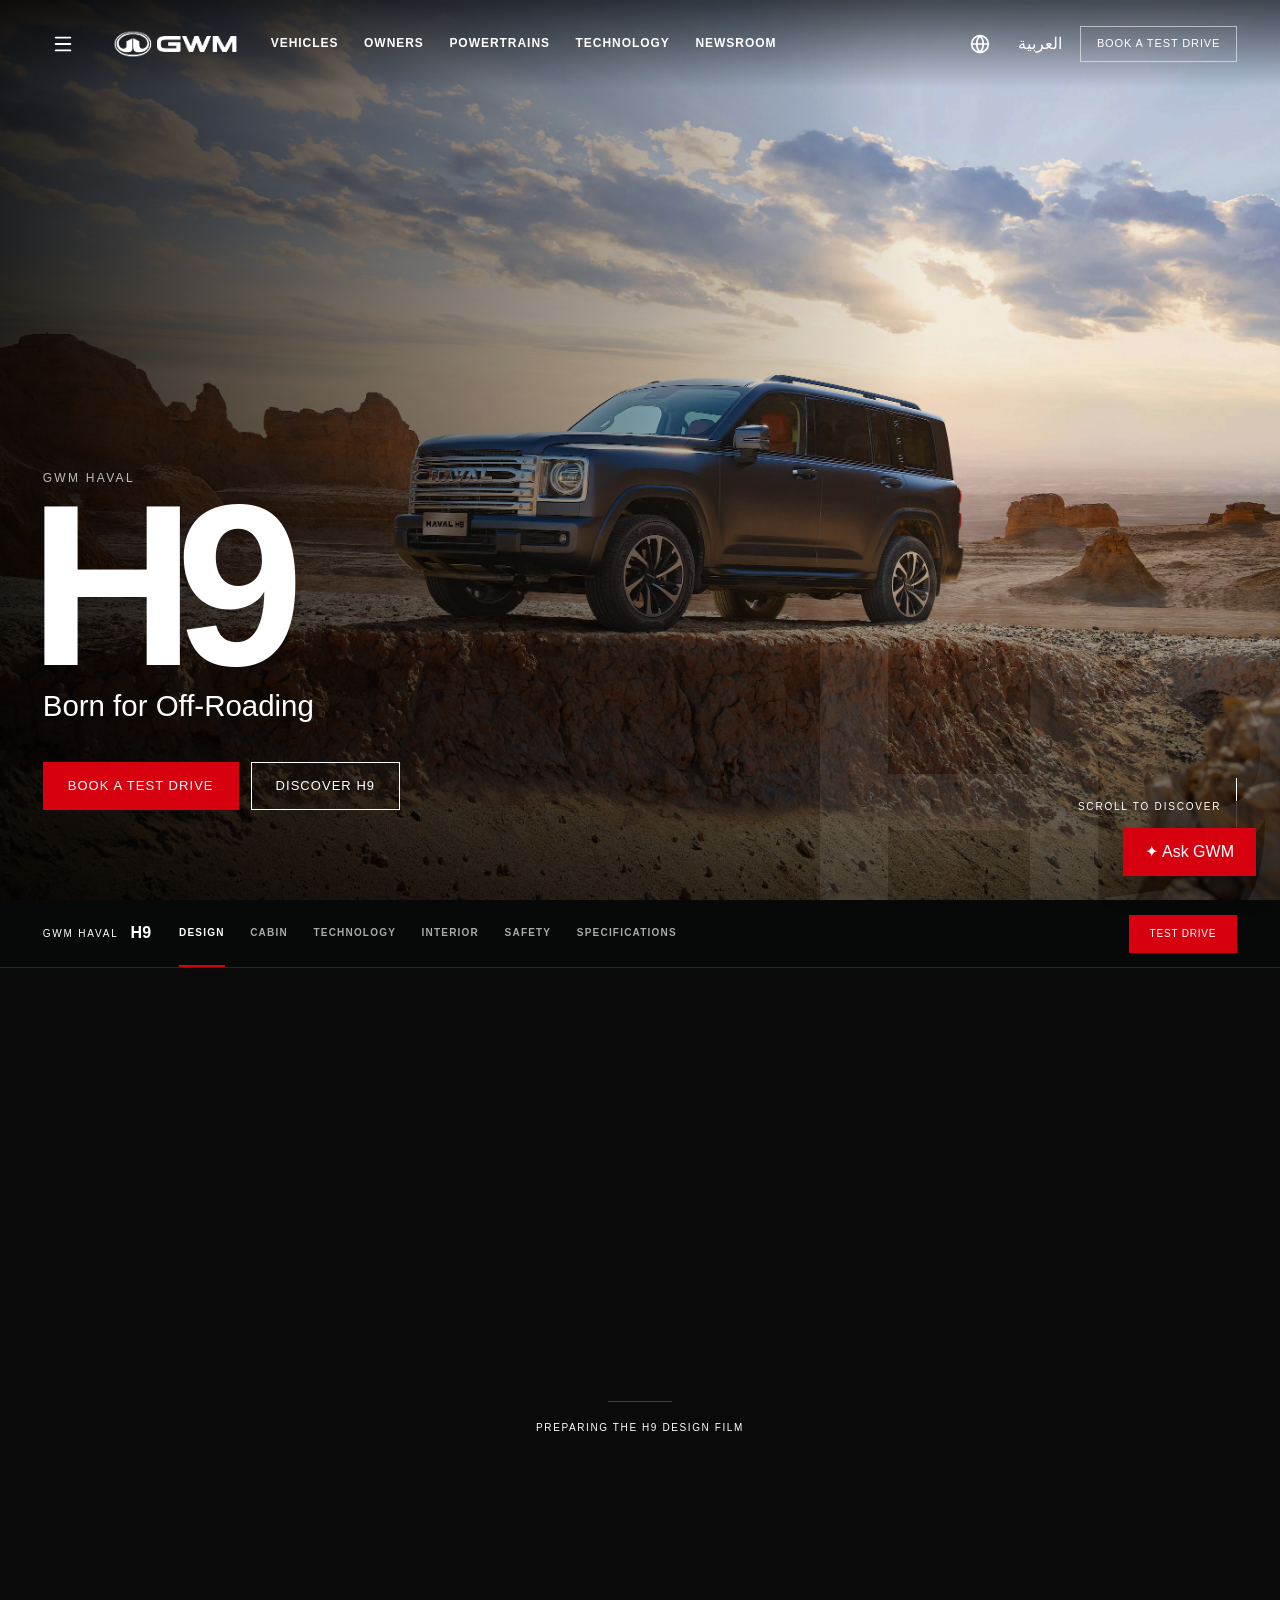
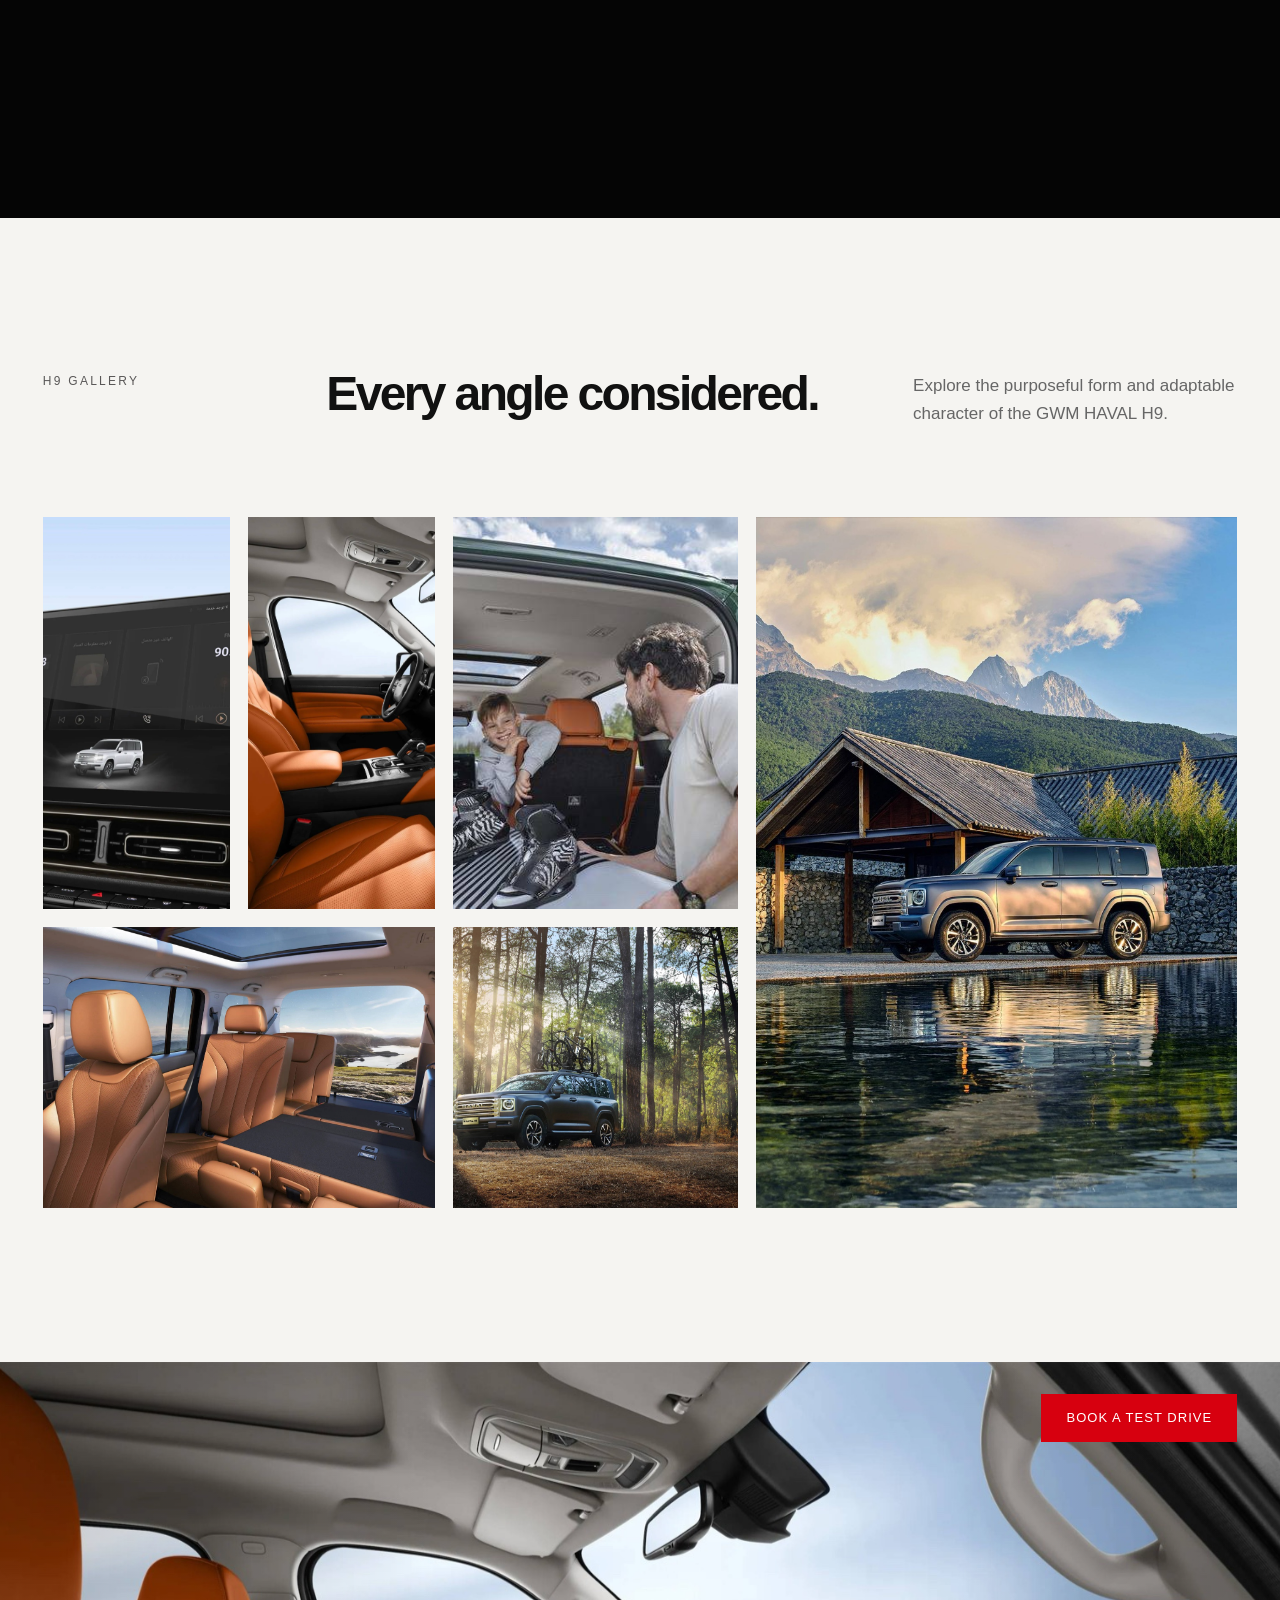
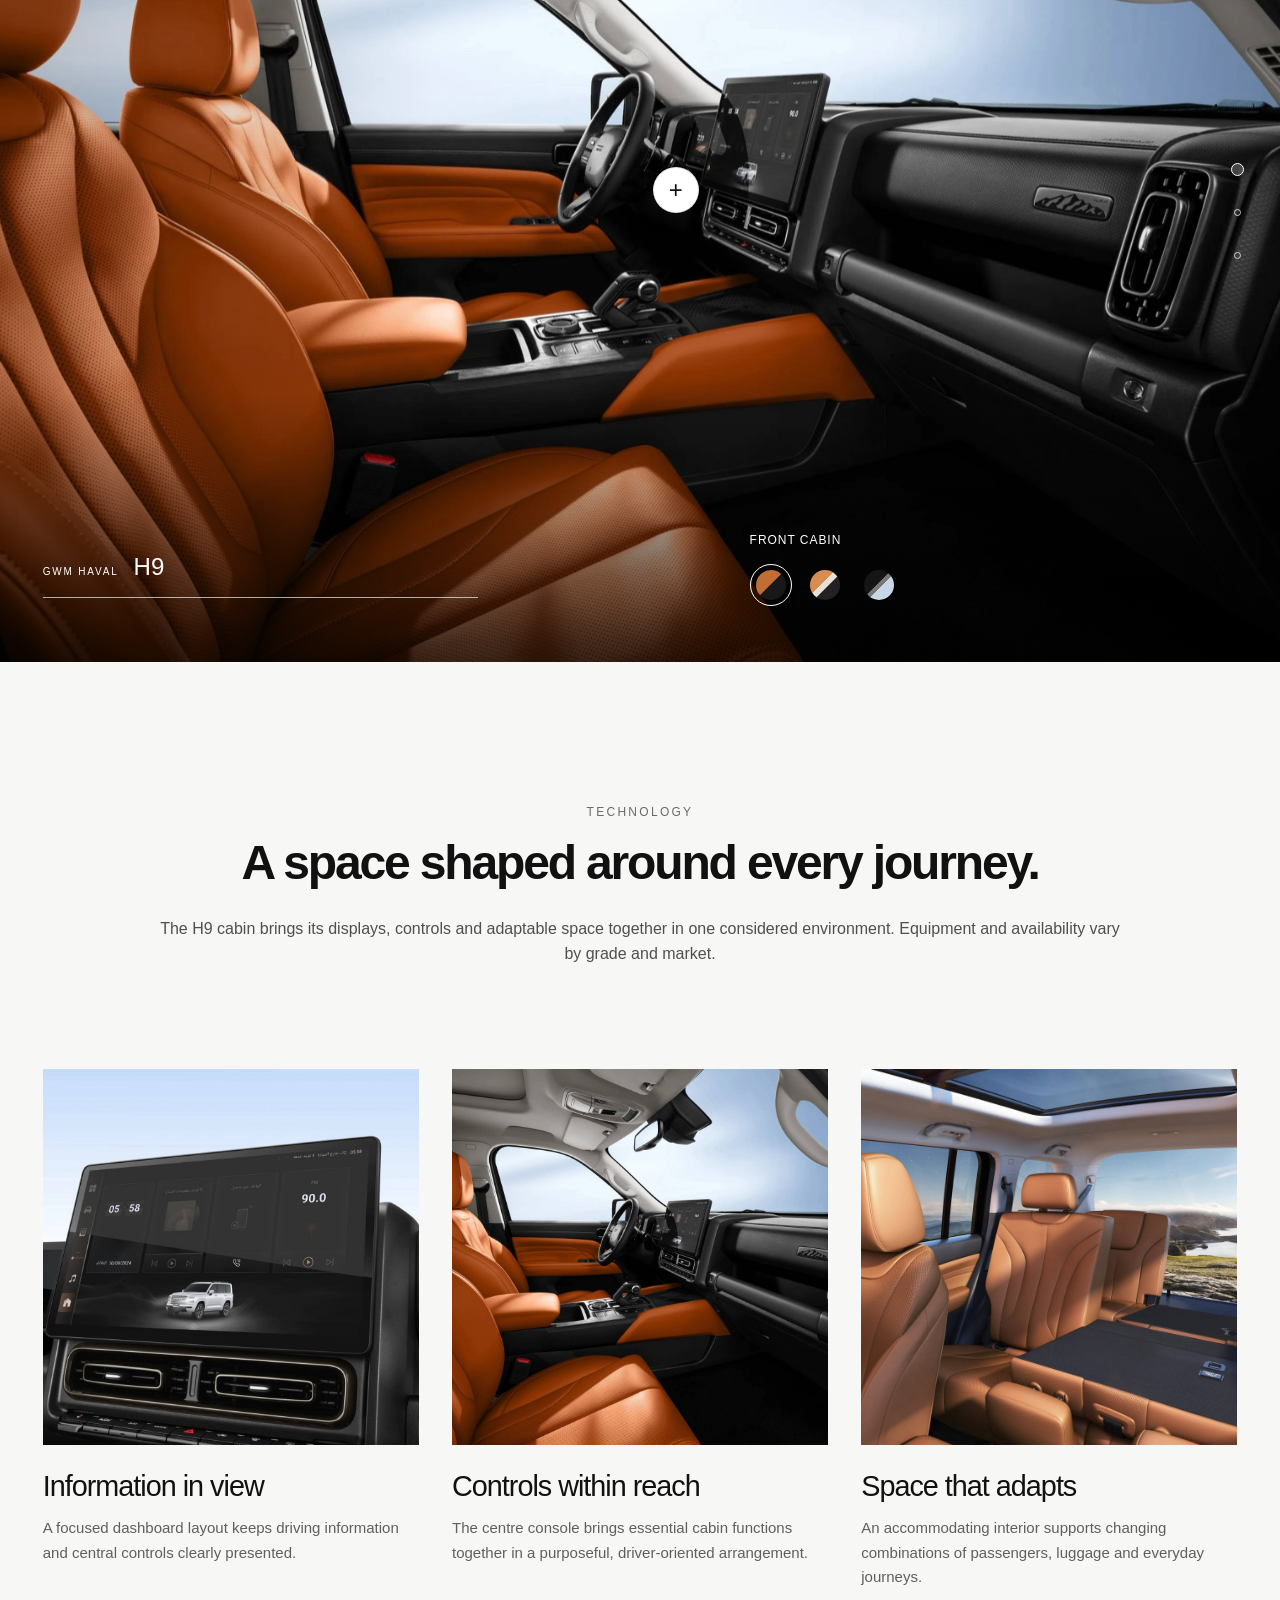
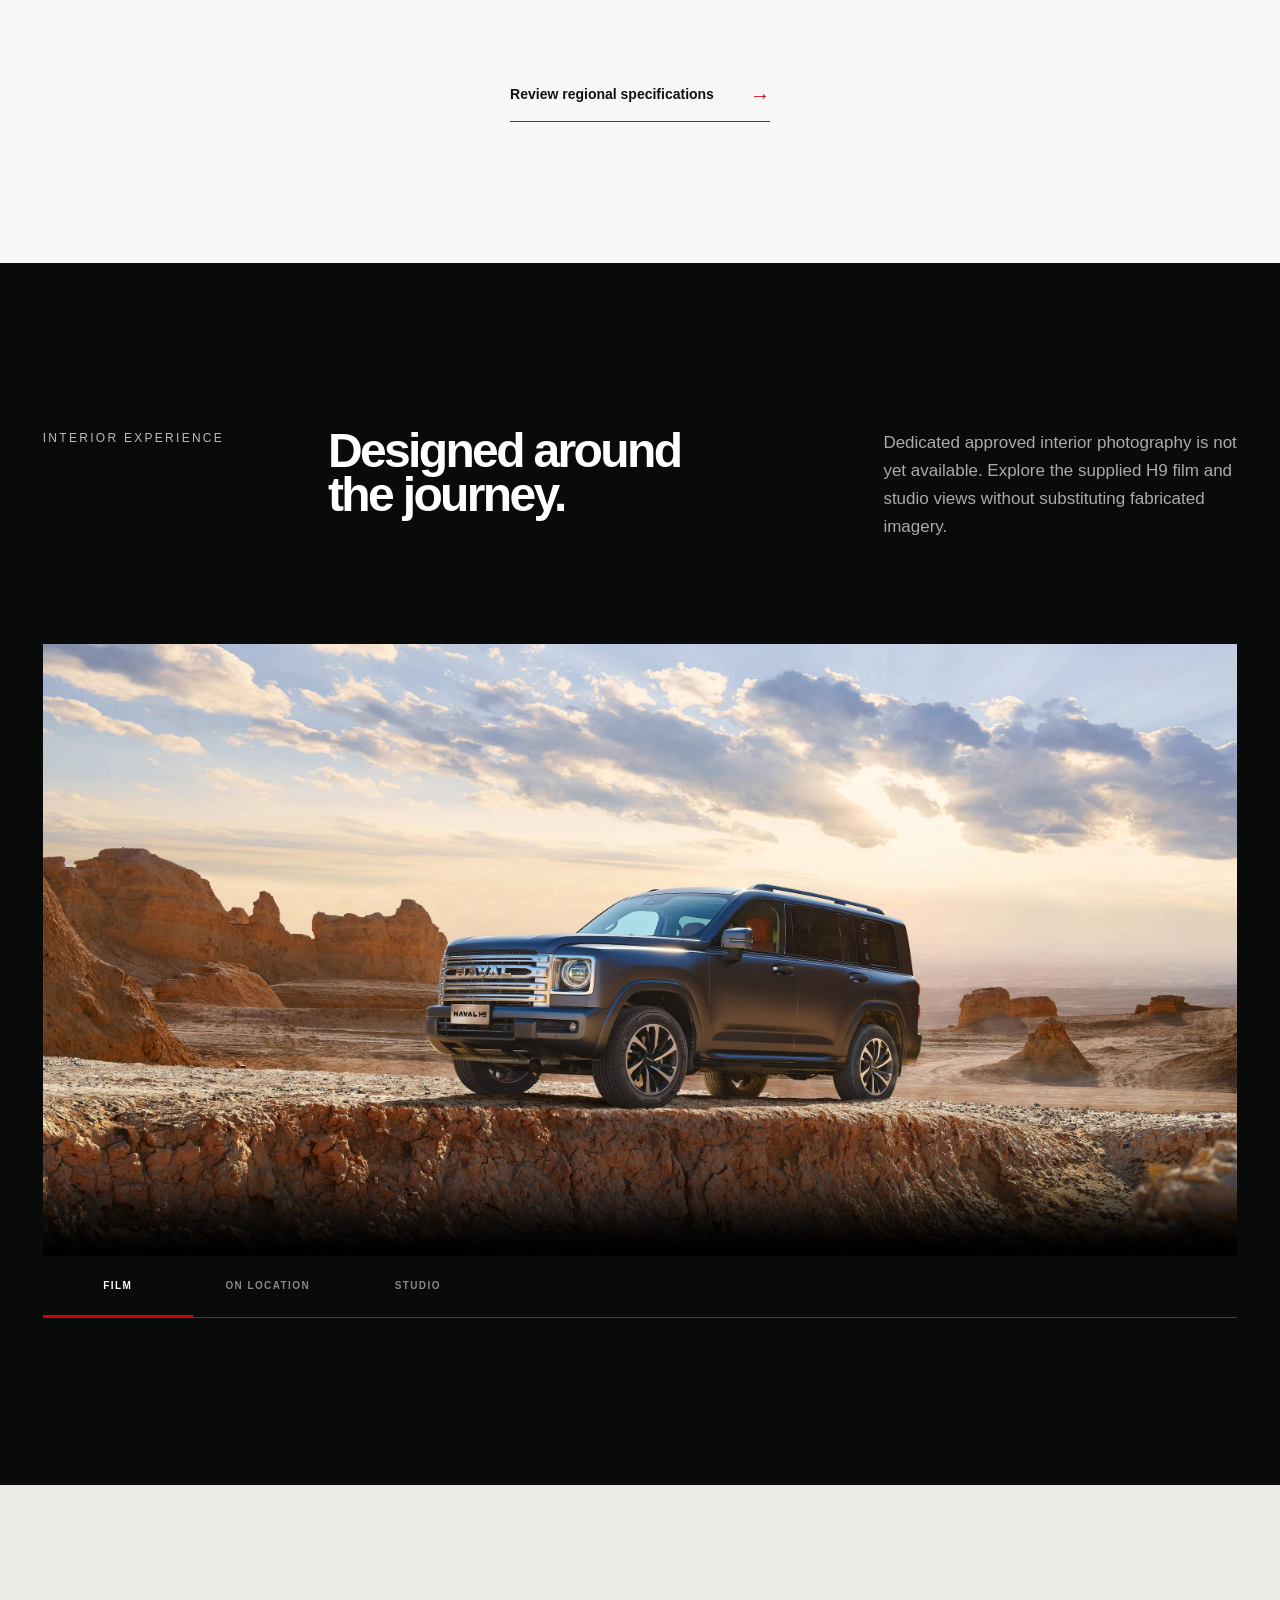
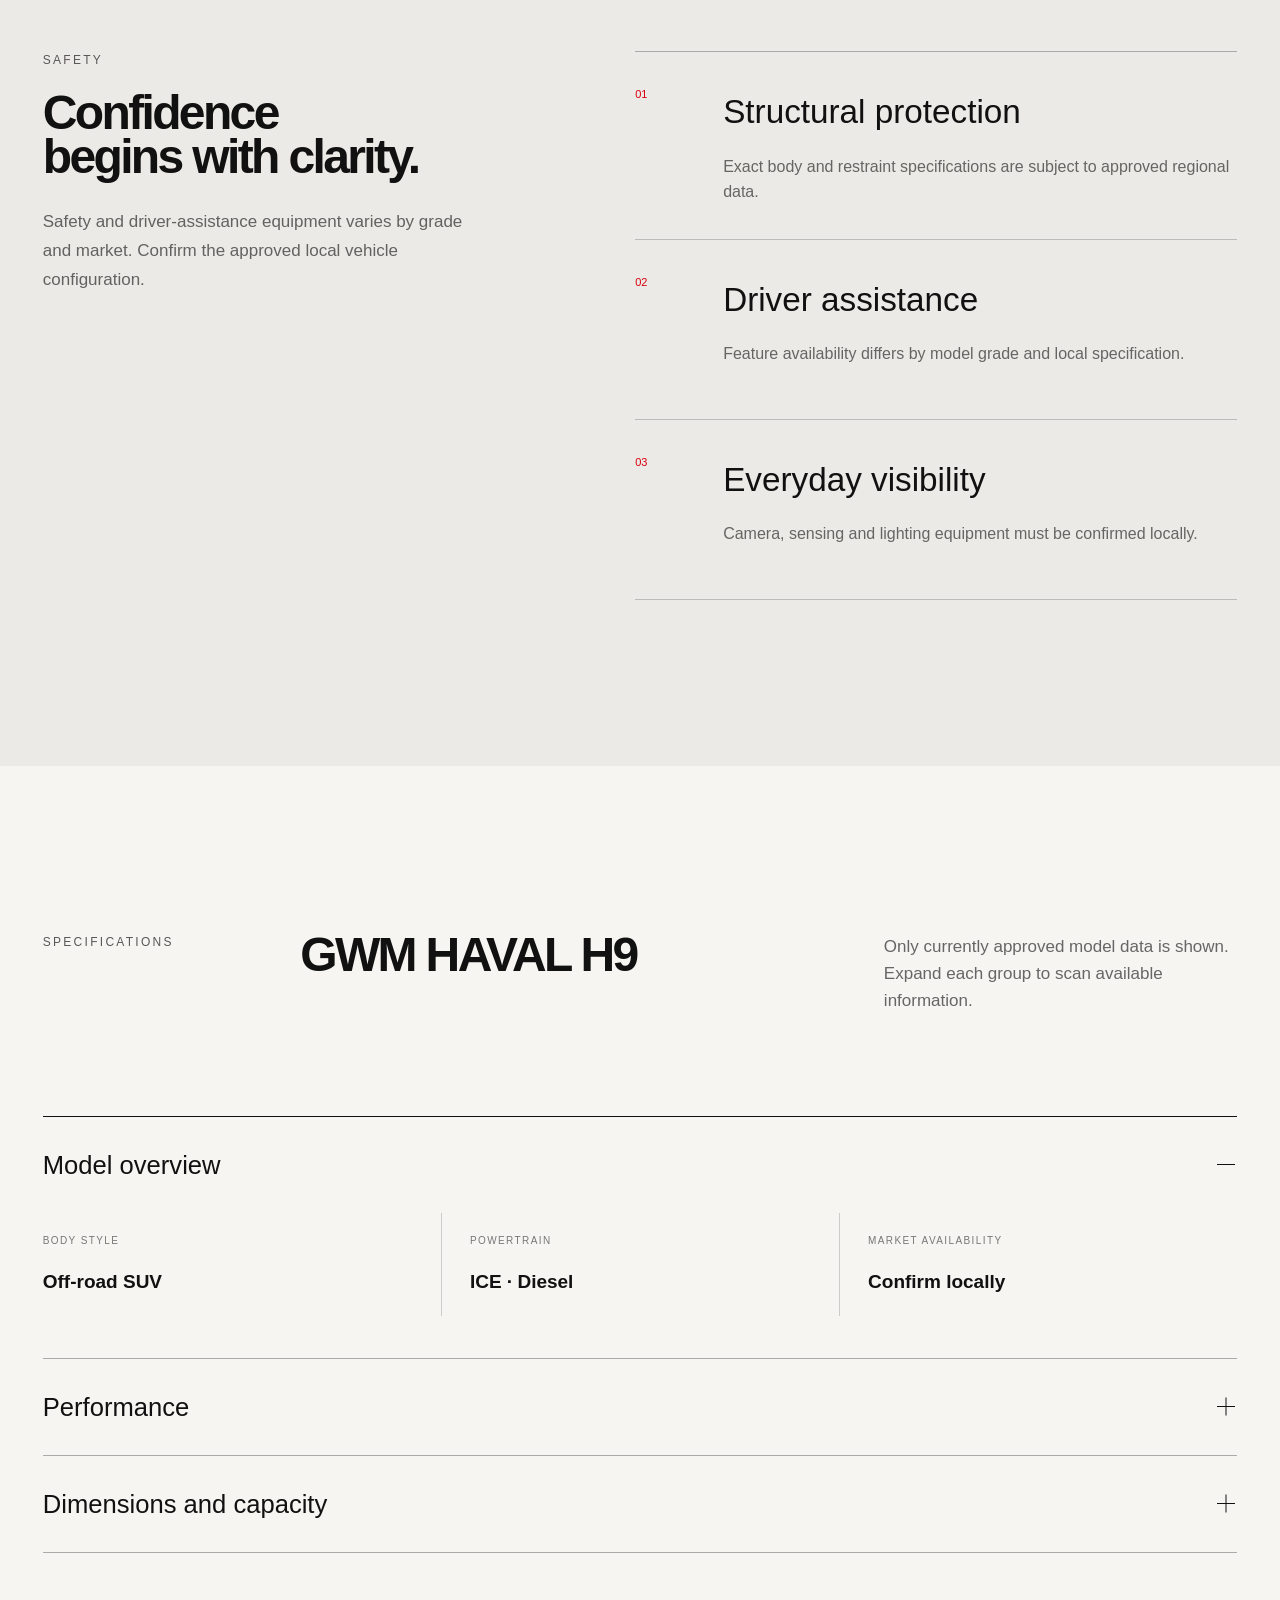
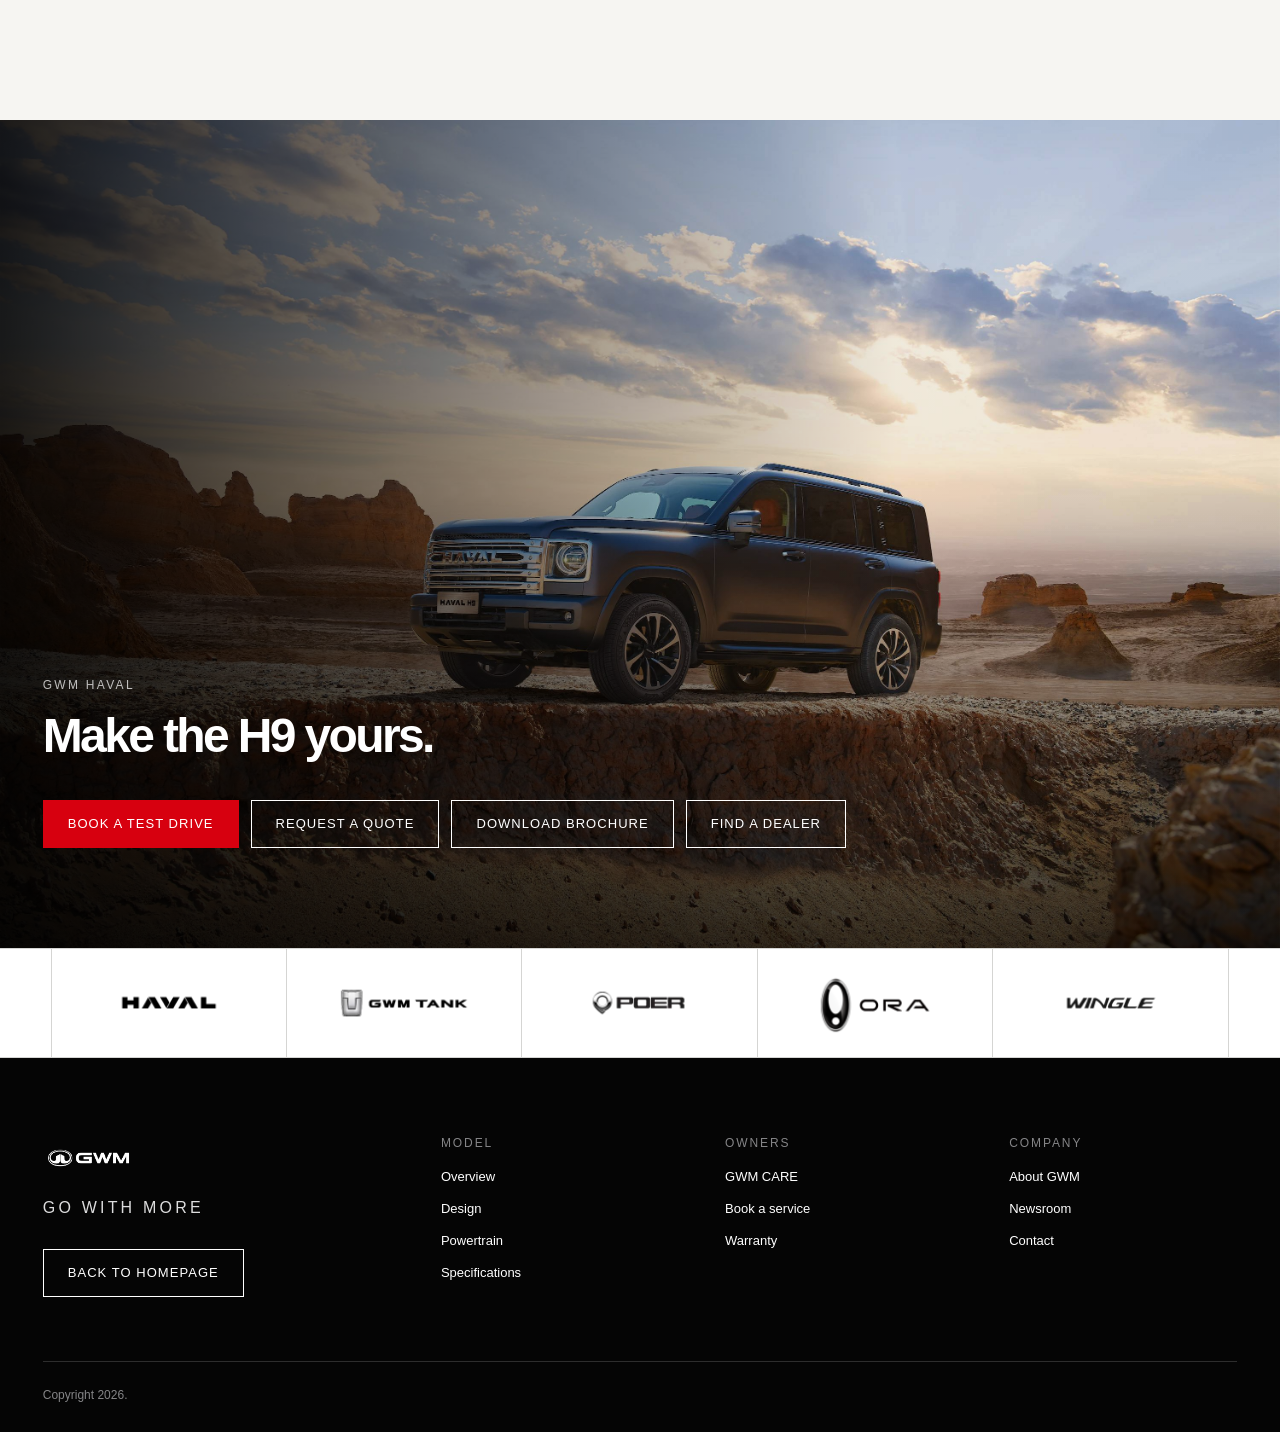
<file: product.html>
<!doctype html>
<html lang="en">
<head>
  <meta charset="utf-8">
  <meta name="viewport" content="width=device-width, initial-scale=1">
  <meta name="description" content="Explore a GWM vehicle for the Middle East.">
  <title>GWM Model | Middle East</title>
  <link rel="stylesheet" href="css/styles.css?v=56">
  <link rel="stylesheet" href="css/product.css?v=9">
  <script src="js/product.js?v=9" defer></script>
  <script src="js/saudi-inner.js?v=1" defer></script>
</head>
<body class="product-page">
  <a class="skip-link" href="#main-content">Skip to content</a>

  <header class="site-header" data-header>
    <div class="site-header__inner">
      <button class="icon-button" type="button" aria-label="Open menu" aria-expanded="false" aria-controls="site-menu" data-menu-open><img src="assets/icons/menu.svg" alt="" width="22" height="22"></button>
      <a class="site-logo" href="index.html" aria-label="GWM Middle East home"><img class="site-logo__dark" src="assets/brand/gwm-logo-standard.png" alt="GWM" width="140" height="60"><img class="site-logo__light" src="assets/brand/gwm-logo-white.png" alt="GWM" width="140" height="60"></a>
      <nav class="desktop-nav" aria-label="Primary"><a href="vehicles.html">Vehicles</a><a href="index.html#owners">Owners</a><a href="index.html#powertrains">Powertrains</a><a href="index.html#technology">Technology</a><a href="index.html#newsroom">Newsroom</a></nav>
      <div class="site-header__actions"><button class="market-button" type="button" aria-label="Choose market" aria-controls="market-selector" aria-expanded="false" data-market-open><img src="assets/icons/globe.svg" alt="" width="20" height="20"></button><button class="language-button" type="button" data-placeholder-action="Arabic content is pending approved translation.">العربية</button><button class="button button--header" type="button" data-test-drive>Book a test drive</button></div>
    </div>
  </header>

  <section class="market-selector" id="market-selector" aria-hidden="true" data-market-selector>
    <button class="market-selector__backdrop" type="button" aria-label="Close market selector" data-market-close></button>
    <div class="market-selector__panel" role="dialog" aria-modal="true" aria-labelledby="product-market-title"><header class="market-selector__header"><div><p class="eyebrow">GWM Middle East</p><h2 id="product-market-title">Choose your market</h2></div><button class="icon-button icon-button--dark" type="button" aria-label="Close market selector" data-market-close><img src="assets/icons/close.svg" alt="" width="20" height="20"></button></header><p class="market-selector__intro">Select a country to view its local GWM experience.</p><ul class="market-selector__grid"><li><a href="index.html"><span>AE</span><strong>United Arab Emirates</strong><img src="assets/icons/arrow-up-right.svg" alt=""></a></li><li><a href="saudi-arabia.html"><span>SA</span><strong>Saudi Arabia</strong><img src="assets/icons/arrow-up-right.svg" alt=""></a></li><li><button type="button" data-placeholder-action="The Kuwait market experience is coming soon."><span>KW</span><strong>Kuwait</strong><img src="assets/icons/arrow-up-right.svg" alt=""></button></li><li><button type="button" data-placeholder-action="The Qatar market experience is coming soon."><span>QA</span><strong>Qatar</strong><img src="assets/icons/arrow-up-right.svg" alt=""></button></li></ul></div>
  </section>

  <aside class="site-menu" id="site-menu" aria-hidden="true" data-menu>
    <button class="site-menu__backdrop" type="button" aria-label="Close menu" data-menu-close></button>
    <div class="site-menu__panel" role="dialog" aria-modal="true" aria-labelledby="menu-title"><div class="site-menu__top"><button class="icon-button icon-button--dark" type="button" aria-label="Close menu" data-menu-close><img src="assets/icons/close.svg" alt="" width="22" height="22"></button><img src="assets/brand/gwm-logo-standard.png" alt="GWM" width="140" height="60"></div><h2 class="visually-hidden" id="menu-title">Explore GWM Middle East</h2><div class="site-menu__grid"><section><p class="menu-heading">Vehicles</p><a href="index.html#vehicles">HAVAL</a><a href="index.html#vehicles">GWM TANK</a><a href="index.html#vehicles">Wingle</a><a href="index.html#vehicles">POER</a></section><section><p class="menu-heading">Explore</p><a href="#overview">Overview</a><a href="#design">Design</a><a href="#performance">Powertrain</a><a href="#specifications">Specifications</a></section><section><p class="menu-heading">Middle East</p><a href="index.html#regional-network">Regional network</a><a href="index.html#newsroom">Newsroom</a><a href="index.html#footer">About GWM</a></section></div></div>
  </aside>

  <main id="main-content">
    <section class="product-hero" aria-labelledby="product-title" data-product-hero>
      <video class="product-hero__film" muted autoplay loop playsinline preload="metadata" poster="assets/images/haval-h9.jpg" aria-label="GWM HAVAL H9 film"><source src="assets/images/haval-h9-hero.m4v" type="video/mp4"></video>
      <div class="product-hero__shade"></div>
      <div class="product-hero__copy"><p class="eyebrow eyebrow--inverse" data-model-family>GWM HAVAL</p><h1 id="product-title" data-model-title>H9</h1><p data-model-slogan>Born for Off-Roading</p><div class="button-group"><button class="button" type="button" data-test-drive>Book a test drive</button><a class="button button--outline" href="#design">Discover H9</a></div></div>
      <p class="product-hero__model" aria-hidden="true" data-model-title>H9</p>
      <a class="product-scroll-cue" href="#design"><span>Scroll to discover</span><i></i></a>
    </section>

    <nav class="model-nav" aria-label="Model sections" data-model-nav><div class="model-nav__identity"><span data-model-family>GWM HAVAL</span><strong data-model-short-name>H9</strong></div><div class="model-nav__links"><a class="is-active" href="#design">Design</a><a href="#performance">Cabin</a><a href="#technology">Technology</a><a href="#interior">Interior</a><a href="#safety">Safety</a><a href="#specifications">Specifications</a></div><button class="button" type="button" data-test-drive>Test drive</button></nav>

    <section class="product-section design-film" id="design" aria-labelledby="design-title" data-design-film>
      <h2 class="visually-hidden" id="design-title">GWM HAVAL H9 design story</h2>
      <div class="design-film__track" data-design-film-track>
        <div class="design-film__stage">
          <video class="design-film__video" muted playsinline preload="metadata" poster="assets/images/haval-h9-design-scroll-poster.png" aria-describedby="design-film-description" data-design-film-video>
            <source src="assets/video/haval-h9-design-scroll.mp4?v=2" type="video/mp4">
            Your browser does not support the H9 design film. The chapter content below describes the vehicle's exterior, access and versatility.
          </video>
          <p class="visually-hidden" id="design-film-description">A studio film rotating around the GWM HAVAL H9 as its doors and rear access open to reveal the cabin.</p>
          <div class="design-film__loading" role="status" aria-live="polite" data-design-film-loading><span></span><strong>Preparing the H9 design film</strong></div>
          <div class="design-film__shade" aria-hidden="true"></div>
          <div class="design-film__stories">
            <article class="design-film__beat design-film__beat--one" data-design-beat data-start="0.08" data-end="0.25"><p>01 / Presence</p><h3>An unmistakable arrival.</h3><div>Upright proportions and a commanding stance give the H9 presence from the very first glance.</div></article>
            <article class="design-film__beat design-film__beat--two" data-design-beat data-start="0.28" data-end="0.45"><p>02 / Design</p><h3>Strength in every line.</h3><div>A long, confident silhouette brings clarity and purpose to every angle.</div></article>
            <article class="design-film__beat design-film__beat--three" data-design-beat data-start="0.48" data-end="0.68"><p>03 / Access</p><h3>Open to every journey.</h3><div>Wide-opening doors and generous rear access make every arrival feel effortless.</div></article>
            <article class="design-film__beat design-film__beat--four" data-design-beat data-start="0.70" data-end="0.88"><p>04 / Versatility</p><h3>Space that adapts.</h3><div>An accommodating cabin transitions naturally between passengers, luggage, and the journeys ahead.</div></article>
            <article class="design-film__beat design-film__beat--closing" data-design-beat data-start="0.90" data-end="1"><h3>Designed around real life.</h3><a class="button" href="#performance">Explore the GWM HAVAL H9</a></article>
          </div>
          <div class="design-film__progress" aria-hidden="true"><span class="design-film__progress-line"><i data-design-film-progress></i></span><ol><li class="is-active" data-design-progress="0">01</li><li data-design-progress="1">02</li><li data-design-progress="2">03</li><li data-design-progress="3">04</li></ol></div>
          <p class="design-film__instruction" aria-hidden="true">Scroll to reveal</p>
        </div>
      </div>
      <div class="design-film__reduced" data-design-film-reduced>
        <figure><img src="assets/images/haval-h9-design-scroll-poster.png" alt="GWM HAVAL H9 in side profile with the rear access open"></figure>
        <div class="container"><p class="eyebrow">Design story</p><h3>Designed around real life.</h3><ol><li><strong>An unmistakable arrival.</strong><span>Upright proportions and a commanding stance give the H9 presence from the very first glance.</span></li><li><strong>Strength in every line.</strong><span>A long, confident silhouette brings clarity and purpose to every angle.</span></li><li><strong>Open to every journey.</strong><span>Wide-opening doors and generous rear access make every arrival feel effortless.</span></li><li><strong>Space that adapts.</strong><span>An accommodating cabin transitions naturally between passengers, luggage, and the journeys ahead.</span></li></ol><a class="button product-button--dark" href="#performance">Explore the GWM HAVAL H9</a></div>
      </div>
      <div class="design-film__fallback container" hidden data-design-film-fallback><p class="eyebrow" data-model-category>Off-road SUV</p><h3>Presence without compromise.</h3><figure><img src="assets/images/catalog-haval-h9-studio.png" alt="GWM vehicle in a studio view" data-model-image></figure></div>
    </section>

    <section class="product-section h9-gallery" id="gallery" aria-labelledby="h9-gallery-title" data-h9-gallery>
      <div class="container h9-gallery__inner">
        <header class="h9-gallery__heading">
          <p class="eyebrow">H9 gallery</p>
          <h2 id="h9-gallery-title" data-reveal>Every angle considered.</h2>
          <p data-reveal>Explore the purposeful form and adaptable character of the GWM HAVAL H9.</p>
        </header>
        <div class="h9-gallery__grid" data-reveal>
          <figure class="h9-gallery__item h9-gallery__item--one"><img src="assets/images/h9-gallery-display.jpg" alt="GWM HAVAL H9 central display and dashboard controls" loading="lazy"></figure>
          <figure class="h9-gallery__item h9-gallery__item--two"><img src="assets/images/h9-gallery-front-cabin.jpg" alt="GWM HAVAL H9 front cabin with orange seating" loading="lazy"></figure>
          <figure class="h9-gallery__item h9-gallery__item--three"><img src="assets/images/h9-gallery-cargo.jpg" alt="Family loading equipment into the GWM HAVAL H9 cargo area" loading="lazy"></figure>
          <figure class="h9-gallery__item h9-gallery__item--four"><img src="assets/images/h9-gallery-lakeside.jpg" alt="GWM HAVAL H9 beside a reflecting pool and mountain landscape" loading="lazy"></figure>
          <figure class="h9-gallery__item h9-gallery__item--five"><img src="assets/images/h9-gallery-cabin-flex.jpg" alt="Flexible GWM HAVAL H9 seating and load-space arrangement" loading="lazy"></figure>
          <figure class="h9-gallery__item h9-gallery__item--six"><img src="assets/images/h9-gallery-forest.jpg" alt="GWM HAVAL H9 prepared for a cycling trip in a forest" loading="lazy"></figure>
        </div>
      </div>
    </section>

    <section class="product-section cabin-explorer" id="performance" aria-labelledby="cabin-explorer-title" data-cabin-explorer>
      <h2 class="visually-hidden" id="cabin-explorer-title">Explore the GWM HAVAL H9 cabin</h2>
      <div class="cabin-explorer__media" aria-live="polite">
        <img class="is-active" src="assets/images/h9-gallery-front-cabin.jpg" alt="GWM HAVAL H9 front cabin with orange seating" data-cabin-image="front">
        <img src="assets/images/h9-gallery-cabin-flex.jpg" alt="Flexible seating and load-space arrangement inside the GWM HAVAL H9" data-cabin-image="space">
        <img src="assets/images/h9-gallery-display.jpg" alt="GWM HAVAL H9 central display and dashboard controls" data-cabin-image="display">
      </div>
      <div class="cabin-explorer__shade" aria-hidden="true"></div>
      <button class="button cabin-explorer__cta" type="button" data-test-drive>Book a test drive</button>
      <button class="cabin-explorer__hotspot" type="button" aria-expanded="false" aria-controls="cabin-explorer-note" data-cabin-hotspot><span aria-hidden="true">+</span><span class="visually-hidden">Show cabin detail</span></button>
      <aside class="cabin-explorer__note" id="cabin-explorer-note" hidden data-cabin-note><strong>Made for the journey.</strong><p>An expansive cabin shaped around passenger comfort and everyday versatility.</p></aside>
      <div class="cabin-explorer__identity"><span data-model-family>GWM HAVAL</span><strong data-model-short-name>H9</strong></div>
      <div class="cabin-explorer__choice">
        <p data-cabin-label>Front cabin</p>
        <div class="cabin-explorer__swatches" role="tablist" aria-label="H9 cabin views">
          <button class="is-active" type="button" role="tab" aria-selected="true" aria-label="Show front cabin" data-cabin-control="front"><span></span></button>
          <button type="button" role="tab" aria-selected="false" aria-label="Show flexible space" data-cabin-control="space"><span></span></button>
          <button type="button" role="tab" aria-selected="false" aria-label="Show central display" data-cabin-control="display"><span></span></button>
        </div>
      </div>
      <div class="cabin-explorer__steps" role="tablist" aria-label="Cabin presentation controls">
        <button class="is-active" type="button" role="tab" aria-selected="true" aria-label="Front cabin" data-cabin-control="front"><span>01</span></button>
        <button type="button" role="tab" aria-selected="false" aria-label="Flexible space" data-cabin-control="space"><span>02</span></button>
        <button type="button" role="tab" aria-selected="false" aria-label="Central display" data-cabin-control="display"><span>03</span></button>
      </div>
    </section>

    <section class="product-section technology-story" id="technology" aria-labelledby="technology-title">
      <div class="container technology-story__intro">
        <p class="eyebrow">Technology</p>
        <h2 id="technology-title" data-reveal>A space shaped around every journey.</h2>
        <p data-reveal>The H9 cabin brings its displays, controls and adaptable space together in one considered environment. Equipment and availability vary by grade and market.</p>
      </div>
      <div class="container technology-story__features">
        <article class="technology-feature" data-reveal>
          <figure><img src="assets/images/h9-gallery-display.jpg" alt="GWM HAVAL H9 dashboard and central display" loading="lazy"></figure>
          <h3>Information in view</h3>
          <p>A focused dashboard layout keeps driving information and central controls clearly presented.</p>
        </article>
        <article class="technology-feature" data-reveal>
          <figure><img src="assets/images/h9-gallery-front-cabin.jpg" alt="Front seats and centre console inside the GWM HAVAL H9" loading="lazy"></figure>
          <h3>Controls within reach</h3>
          <p>The centre console brings essential cabin functions together in a purposeful, driver-oriented arrangement.</p>
        </article>
        <article class="technology-feature" data-reveal>
          <figure><img src="assets/images/h9-gallery-cabin-flex.jpg" alt="Flexible passenger and load-space arrangement in the GWM HAVAL H9" loading="lazy"></figure>
          <h3>Space that adapts</h3>
          <p>An accommodating interior supports changing combinations of passengers, luggage and everyday journeys.</p>
        </article>
      </div>
      <div class="container technology-story__foot"><a href="#specifications">Review regional specifications <span aria-hidden="true">→</span></a></div>
    </section>

    <section class="product-section product-interior" id="interior" aria-labelledby="interior-title"><div class="container product-interior__heading"><p class="eyebrow eyebrow--inverse">Interior experience</p><h2 id="interior-title" data-reveal>Designed around the journey.</h2><p>Dedicated approved interior photography is not yet available. Explore the supplied H9 film and studio views without substituting fabricated imagery.</p></div><div class="media-explorer" data-media-explorer><div class="media-explorer__viewport"><video muted loop playsinline controls preload="metadata" poster="assets/images/haval-h9.jpg" data-media-item="film"><source src="assets/images/haval-h9-hero.m4v" type="video/mp4"></video><img src="assets/images/haval-h9.jpg" alt="GWM HAVAL H9 in its desert environment" loading="lazy" data-media-item="lifestyle" hidden><img src="assets/images/catalog-haval-h9-studio.png" alt="Black GWM HAVAL H9 studio view" loading="lazy" data-media-item="studio" hidden data-model-image></div><div class="media-explorer__controls" role="tablist" aria-label="H9 media"><button class="is-active" type="button" role="tab" aria-selected="true" data-media-control="film">Film</button><button type="button" role="tab" aria-selected="false" data-media-control="lifestyle">On location</button><button type="button" role="tab" aria-selected="false" data-media-control="studio">Studio</button></div></div></section>

    <section class="product-section product-safety" id="safety" aria-labelledby="safety-title"><div class="container product-safety__layout"><header><p class="eyebrow">Safety</p><h2 id="safety-title" data-reveal>Confidence begins with clarity.</h2><p>Safety and driver-assistance equipment varies by grade and market. Confirm the approved local vehicle configuration.</p></header><ol><li data-reveal><span>01</span><div><strong>Structural protection</strong><p>Exact body and restraint specifications are subject to approved regional data.</p></div></li><li data-reveal><span>02</span><div><strong>Driver assistance</strong><p>Feature availability differs by model grade and local specification.</p></div></li><li data-reveal><span>03</span><div><strong>Everyday visibility</strong><p>Camera, sensing and lighting equipment must be confirmed locally.</p></div></li></ol></div></section>

    <section class="product-section product-specifications" id="specifications" aria-labelledby="specifications-title"><div class="container"><header class="specifications-heading"><p class="eyebrow">Specifications</p><h2 id="specifications-title"><span data-model-full-name>GWM HAVAL H9</span></h2><p>Only currently approved model data is shown. Expand each group to scan available information.</p></header><div class="specification-groups"><details open><summary>Model overview <span></span></summary><dl><div><dt>Body style</dt><dd data-model-body>Off-road SUV</dd></div><div><dt>Powertrain</dt><dd data-model-powertrain>ICE · Diesel</dd></div><div><dt>Market availability</dt><dd>Confirm locally</dd></div></dl></details><details><summary>Performance <span></span></summary><dl><div><dt>Engine / motor</dt><dd>Details on request</dd></div><div><dt>Transmission</dt><dd>Details on request</dd></div><div><dt>Drive system</dt><dd>Details on request</dd></div></dl></details><details><summary>Dimensions and capacity <span></span></summary><dl><div><dt>Dimensions</dt><dd>Details on request</dd></div><div><dt>Seating</dt><dd>Details on request</dd></div><div><dt>Warranty</dt><dd>Confirm locally</dd></div></dl></details></div></div></section>

    <section class="product-conversion" aria-labelledby="conversion-title"><img src="assets/images/haval-h9.jpg" alt="GWM HAVAL H9 in a desert landscape at sunset" loading="lazy" data-model-lifestyle><div class="product-conversion__shade"></div><div class="container product-conversion__content"><p class="eyebrow eyebrow--inverse" data-model-family>GWM HAVAL</p><h2 id="conversion-title">Make the H9 yours.</h2><div class="conversion-actions"><button class="button" type="button" data-test-drive>Book a test drive</button><button class="button button--outline" type="button" data-placeholder-action="Quote requests will be connected to the selected market.">Request a quote</button><button class="button button--outline" type="button" data-placeholder-action="The approved H9 brochure is not yet available.">Download brochure</button><a class="button button--outline" href="index.html#regional-network">Find a dealer</a></div></div></section>
  </main>

<nav class="brand-ribbon" aria-label="Explore GWM brands"><div class="brand-ribbon__track"><a href="vehicles.html" aria-label="Explore GWM HAVAL"><img src="assets/brand/haval-logo.png" alt="HAVAL"></a><a href="vehicles.html" aria-label="Explore GWM TANK"><img src="assets/brand/gwm-tank-logo.png" alt="GWM TANK"></a><a href="vehicles.html" aria-label="Explore GWM POER"><img src="assets/brand/poer-logo.png" alt="POER"></a><a href="vehicles.html" aria-label="Explore GWM ORA"><img src="assets/brand/ora-logo.png" alt="ORA"></a><a href="vehicles.html" aria-label="Explore GWM WINGLE"><img src="assets/brand/wingle-logo.png" alt="WINGLE"></a></div></nav>

  <footer class="footer" id="footer"><div class="container footer__grid"><div class="footer__brand"><img src="assets/brand/gwm-logo-white.png" alt="GWM" width="136" height="60"><p>Go with more</p><a class="button button--outline" href="index.html">Back to homepage</a></div><nav aria-label="Model links"><h2>Model</h2><a href="#overview">Overview</a><a href="#design">Design</a><a href="#performance">Powertrain</a><a href="#specifications">Specifications</a></nav><nav aria-label="Owner links"><h2>Owners</h2><a href="index.html#owners">GWM CARE</a><a href="index.html#owners">Book a service</a><a href="index.html#owners">Warranty</a></nav><nav aria-label="Company links"><h2>Company</h2><a href="index.html#regional-network">About GWM</a><a href="index.html#newsroom">Newsroom</a><a href="index.html#footer">Contact</a></nav></div><div class="container footer__bottom"><p>Copyright 2026.</p></div></footer>

  <button class="ask-gwm" type="button" data-ask-gwm>✦ Ask GWM</button>
  <div class="toast" role="status" aria-live="polite" hidden data-toast></div>
  <dialog class="test-drive-dialog" id="test-drive-dialog" aria-labelledby="test-drive-title" data-test-drive-dialog><form method="dialog"><div class="dialog-top"><div><p class="eyebrow">Next step</p><h2 id="test-drive-title">Book a test drive</h2></div><button class="icon-button icon-button--dark" type="submit" value="cancel" aria-label="Close"><img src="assets/icons/close.svg" alt="" width="20" height="20"></button></div><p>This concept form is not connected to a booking service. Your details will not be submitted.</p><label>Full name<input type="text" autocomplete="name" placeholder="Your name"></label><label>Email<input type="email" autocomplete="email" placeholder="name@example.com"></label><label>Preferred model<input type="text" readonly data-dialog-model></label><button class="button" value="cancel" type="submit">Close prototype form</button></form></dialog>
  <section class="ask-overlay" aria-hidden="true" data-ask-overlay><button class="ask-overlay__backdrop" type="button" aria-label="Close Ask GWM" data-ask-close></button><div class="ask-overlay__panel" role="dialog" aria-modal="true" aria-labelledby="product-ask-title"><div class="ask-overlay__top"><p class="eyebrow" id="product-ask-title">Ask GWM about <span data-model-short-name>this model</span></p><button class="icon-button icon-button--dark" type="button" aria-label="Close Ask GWM" data-ask-close><img src="assets/icons/close.svg" alt="" width="20" height="20"></button></div><form class="ask-search" data-ask-form><img src="assets/icons/search.svg" alt="" width="22" height="22"><input name="question" autocomplete="off" placeholder="Ask about this model…" aria-label="Ask GWM a question"><button class="button" type="submit">Send</button></form><div class="ask-tabs"><button type="button" aria-selected="true">✦ Ask GWM</button></div><div class="ask-overlay__body" data-ask-log aria-live="polite"><div class="ask-intro"><p>Ask about this vehicle, its powertrain, ownership support or arranging a test drive.</p><span>Suggested</span><div class="ask-suggestions"><button type="button" data-ask-suggestion>What powertrain is available?</button><button type="button" data-ask-suggestion>How do I book a test drive?</button><button type="button" data-ask-suggestion>Where can I find local availability?</button></div></div></div></div></section>
</body>
</html>
</file>
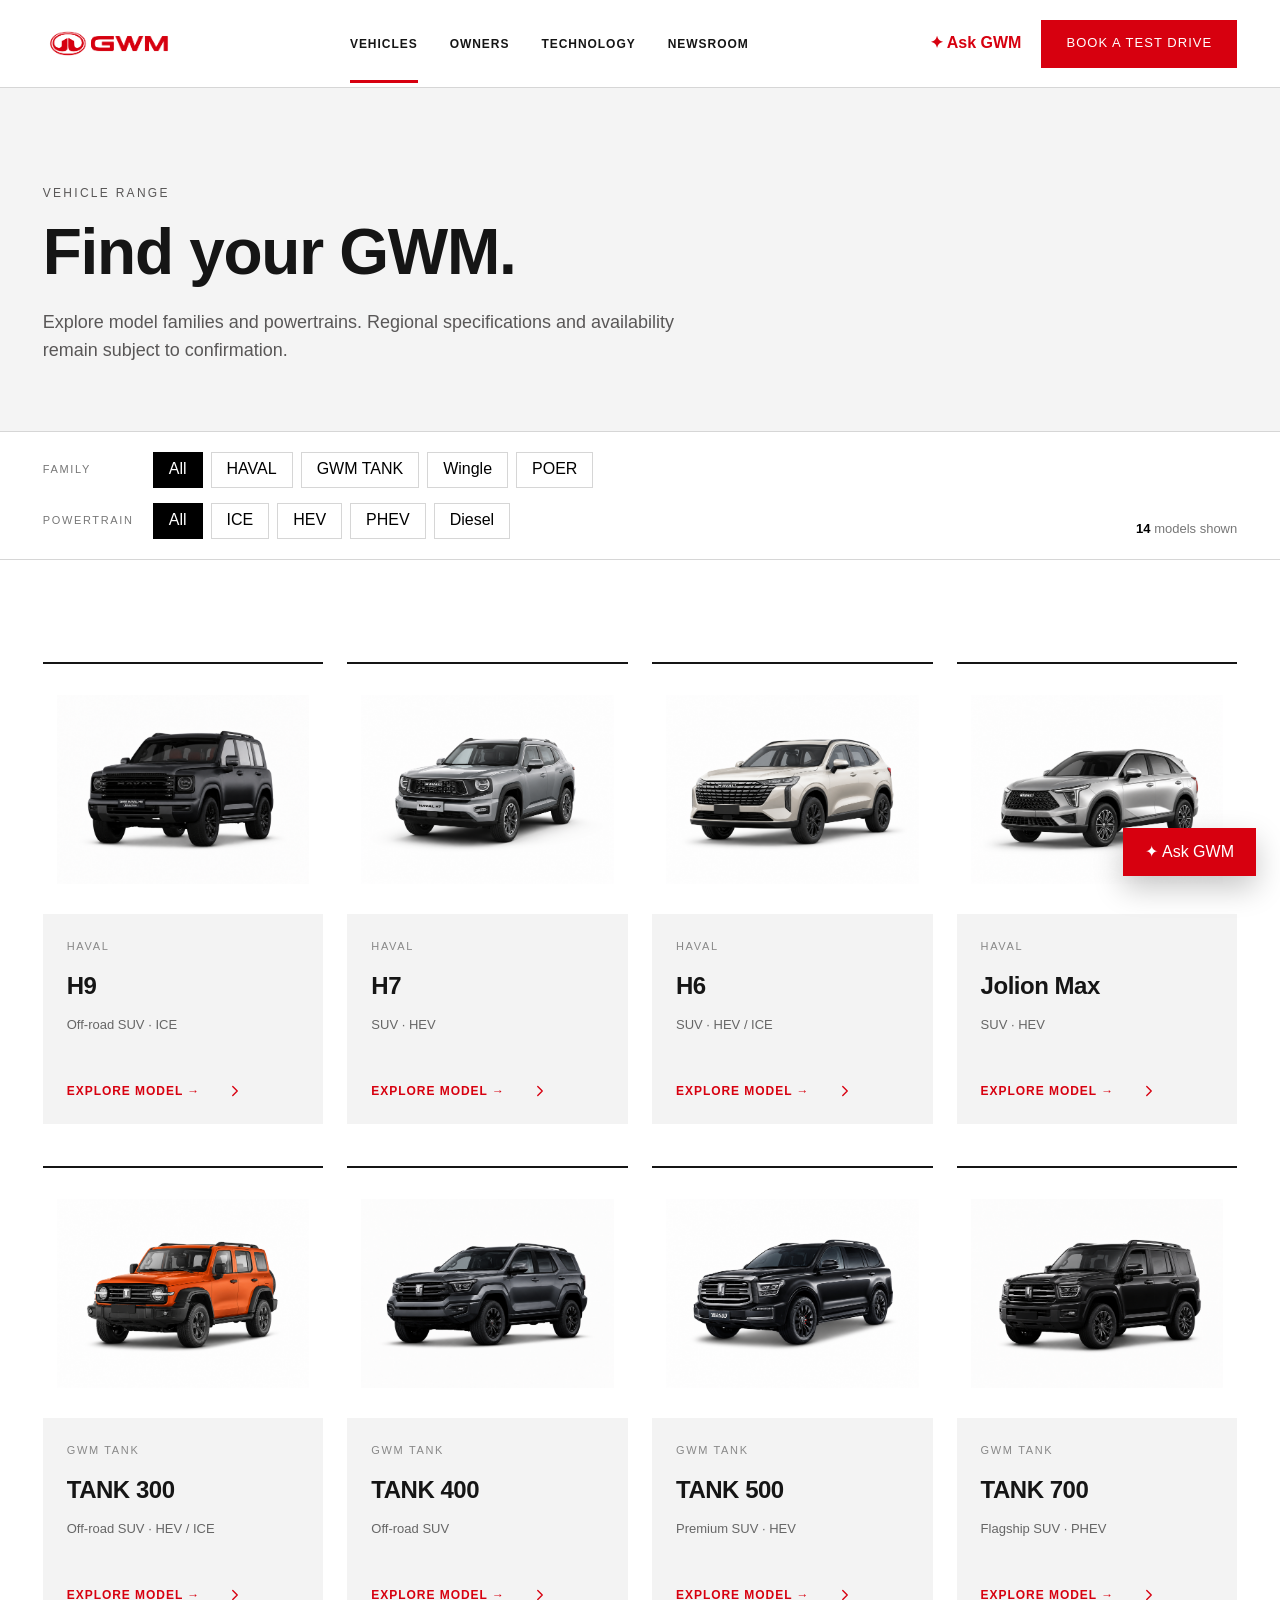
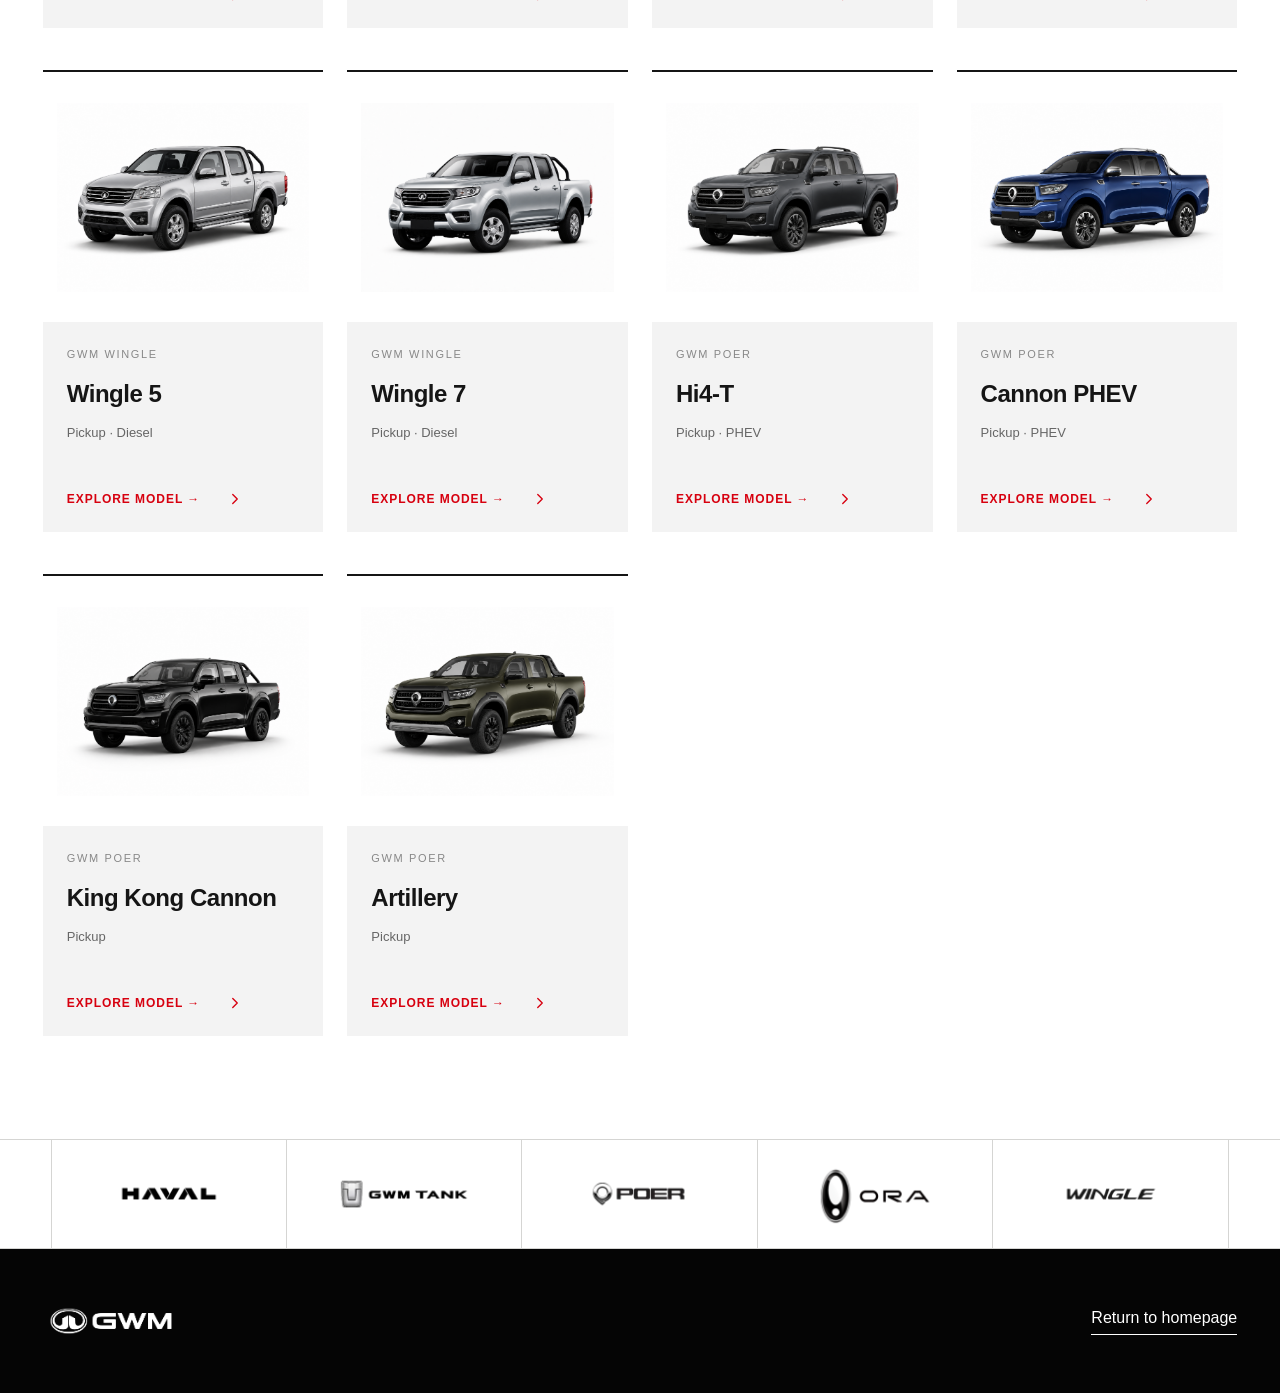
<file: vehicles.html>
<!doctype html>
<html lang="en">
<head>
  <meta charset="utf-8">
  <meta name="viewport" content="width=device-width, initial-scale=1">
  <meta name="description" content="Explore the GWM Middle East vehicle range">
  <title>Vehicle Range | GWM Middle East</title>
  <link rel="icon" href="assets/brand/gwm-logo-standard.png" type="image/png">
  <link rel="stylesheet" href="css/styles.css?v=56">
  <link rel="stylesheet" href="css/vehicles.css?v=2">
  <script src="js/vehicles.js?v=2" defer></script>
  <script src="js/saudi-inner.js?v=1" defer></script>
</head>
<body class="range-page">
  <a class="skip-link" href="#main-content">Skip to main content</a>
  <header class="range-header">
    <a href="index.html" aria-label="GWM Middle East home"><img src="assets/brand/gwm-logo-standard.png" alt="GWM" width="132" height="58"></a>
    <nav aria-label="Primary navigation"><a class="is-active" href="vehicles.html">Vehicles</a><a href="index.html#owners">Owners</a><a href="index.html#technology">Technology</a><a href="index.html#newsroom">Newsroom</a></nav>
    <div><button class="range-header__ask" type="button" data-ask-gwm>✦ Ask GWM</button><button class="button" type="button" data-test-drive>Book a test drive</button></div>
  </header>

  <main id="main-content">
    <section class="range-intro">
      <div class="container"><p class="eyebrow">Vehicle range</p><h1>Find your GWM.</h1><p>Explore model families and powertrains. Regional specifications and availability remain subject to confirmation.</p></div>
    </section>
    <section class="range-controls" aria-label="Filter vehicles">
      <div class="container">
        <div class="filter-group"><span>Family</span><div><button class="is-active" type="button" data-filter-brand="ALL">All</button><button type="button" data-filter-brand="HAVAL">HAVAL</button><button type="button" data-filter-brand="TANK">GWM TANK</button><button type="button" data-filter-brand="WINGLE">Wingle</button><button type="button" data-filter-brand="POER">POER</button></div></div>
        <div class="filter-group"><span>Powertrain</span><div><button class="is-active" type="button" data-filter-power="ALL">All</button><button type="button" data-filter-power="ICE">ICE</button><button type="button" data-filter-power="HEV">HEV</button><button type="button" data-filter-power="PHEV">PHEV</button><button type="button" data-filter-power="DIESEL">Diesel</button></div></div>
        <p class="range-count"><strong data-range-count>14</strong> models shown</p>
      </div>
    </section>
    <section class="range-results section">
      <div class="container vehicle-range-grid" data-range-grid>
        <article class="vehicle-card" data-range-card data-brand="HAVAL" data-power="ICE"><img src="assets/images/catalog-haval-h9-studio.png" alt="GWM HAVAL H9" loading="lazy"><div><p>HAVAL</p><h2>H9</h2><span>Off-road SUV · ICE</span><a href="product.html?model=h9">Explore model →</a></div></article>
        <article class="vehicle-card" data-range-card data-brand="HAVAL" data-power="HEV"><img src="assets/images/catalog-haval-h7-studio.png" alt="GWM HAVAL H7" loading="lazy"><div><p>HAVAL</p><h2>H7</h2><span>SUV · HEV</span><a href="product.html?model=h7">Explore model →</a></div></article>
        <article class="vehicle-card" data-range-card data-brand="HAVAL" data-power="HEV ICE"><img src="assets/images/catalog-haval-h6-studio.png" alt="GWM HAVAL H6" loading="lazy"><div><p>HAVAL</p><h2>H6</h2><span>SUV · HEV / ICE</span><a href="product.html?model=h6">Explore model →</a></div></article>
        <article class="vehicle-card" data-range-card data-brand="HAVAL" data-power="HEV"><img src="assets/images/catalog-haval-jolion-max-studio.png" alt="GWM HAVAL Jolion Max" loading="lazy"><div><p>HAVAL</p><h2>Jolion Max</h2><span>SUV · HEV</span><a href="product.html?model=jolion-max">Explore model →</a></div></article>
        <article class="vehicle-card" data-range-card data-brand="TANK" data-power="HEV ICE"><img src="assets/images/catalog-tank-300-studio.png" alt="GWM TANK 300" loading="lazy"><div><p>GWM TANK</p><h2>TANK 300</h2><span>Off-road SUV · HEV / ICE</span><a href="product.html?model=tank-300">Explore model →</a></div></article>
        <article class="vehicle-card" data-range-card data-brand="TANK" data-power="ICE"><img src="assets/images/catalog-tank-400-studio.png" alt="GWM TANK 400" loading="lazy"><div><p>GWM TANK</p><h2>TANK 400</h2><span>Off-road SUV</span><a href="product.html?model=tank-400">Explore model →</a></div></article>
        <article class="vehicle-card" data-range-card data-brand="TANK" data-power="HEV"><img src="assets/images/catalog-tank-500-studio.png" alt="GWM TANK 500" loading="lazy"><div><p>GWM TANK</p><h2>TANK 500</h2><span>Premium SUV · HEV</span><a href="product.html?model=tank-500">Explore model →</a></div></article>
        <article class="vehicle-card" data-range-card data-brand="TANK" data-power="PHEV"><img src="assets/images/catalog-tank-700-studio.png" alt="GWM TANK 700" loading="lazy"><div><p>GWM TANK</p><h2>TANK 700</h2><span>Flagship SUV · PHEV</span><a href="product.html?model=tank-700">Explore model →</a></div></article>
        <article class="vehicle-card" data-range-card data-brand="WINGLE" data-power="DIESEL"><img src="assets/images/catalog-wingle-5-studio.png" alt="GWM Wingle 5" loading="lazy"><div><p>GWM WINGLE</p><h2>Wingle 5</h2><span>Pickup · Diesel</span><a href="product.html?model=wingle-5">Explore model →</a></div></article>
        <article class="vehicle-card" data-range-card data-brand="WINGLE" data-power="DIESEL"><img src="assets/images/catalog-wingle-7-studio.png" alt="GWM Wingle 7" loading="lazy"><div><p>GWM WINGLE</p><h2>Wingle 7</h2><span>Pickup · Diesel</span><a href="product.html?model=wingle-7">Explore model →</a></div></article>
        <article class="vehicle-card" data-range-card data-brand="POER" data-power="PHEV"><img src="assets/images/catalog-poer-hi4-t-studio.png" alt="GWM POER Hi4-T" loading="lazy"><div><p>GWM POER</p><h2>Hi4-T</h2><span>Pickup · PHEV</span><a href="product.html?model=poer-hi4-t">Explore model →</a></div></article>
        <article class="vehicle-card" data-range-card data-brand="POER" data-power="PHEV"><img src="assets/images/catalog-cannon-phev-studio.png" alt="GWM Cannon PHEV" loading="lazy"><div><p>GWM POER</p><h2>Cannon PHEV</h2><span>Pickup · PHEV</span><a href="product.html?model=cannon-phev">Explore model →</a></div></article>
        <article class="vehicle-card" data-range-card data-brand="POER" data-power="ICE"><img src="assets/images/catalog-king-kong-cannon-studio.png" alt="GWM King Kong Cannon" loading="lazy"><div><p>GWM POER</p><h2>King Kong Cannon</h2><span>Pickup</span><a href="product.html?model=king-kong-cannon">Explore model →</a></div></article>
        <article class="vehicle-card" data-range-card data-brand="POER" data-power="ICE"><img src="assets/images/catalog-artillery-studio.png" alt="GWM Artillery" loading="lazy"><div><p>GWM POER</p><h2>Artillery</h2><span>Pickup</span><a href="product.html?model=artillery">Explore model →</a></div></article>
      </div>
    </section>
  </main>
<nav class="brand-ribbon" aria-label="Explore GWM brands"><div class="brand-ribbon__track"><a href="vehicles.html" aria-label="Explore GWM HAVAL"><img src="assets/brand/haval-logo.png" alt="HAVAL"></a><a href="vehicles.html" aria-label="Explore GWM TANK"><img src="assets/brand/gwm-tank-logo.png" alt="GWM TANK"></a><a href="vehicles.html" aria-label="Explore GWM POER"><img src="assets/brand/poer-logo.png" alt="POER"></a><a href="vehicles.html" aria-label="Explore GWM ORA"><img src="assets/brand/ora-logo.png" alt="ORA"></a><a href="vehicles.html" aria-label="Explore GWM WINGLE"><img src="assets/brand/wingle-logo.png" alt="WINGLE"></a></div></nav>
  <footer class="range-footer"><div class="container"><img src="assets/brand/gwm-logo-white.png" alt="GWM" width="136" height="60"><a href="index.html">Return to homepage</a></div></footer>

  <button class="ask-gwm" type="button" data-ask-gwm>✦ Ask GWM</button>
  <dialog class="test-drive-dialog" aria-labelledby="range-test-title" data-test-drive-dialog><form data-test-drive-form><div class="dialog-top"><div><p class="eyebrow">Next step</p><h2 id="range-test-title">Book a test drive</h2></div><button class="icon-button icon-button--dark" type="button" aria-label="Close" data-test-drive-close><img src="assets/icons/close.svg" alt=""></button></div><p>This local prototype validates your enquiry without transmitting personal data.</p><label>Preferred model<select name="model" required><option value="">Choose a model</option><option>HAVAL H9</option><option>HAVAL H7</option><option>HAVAL H6</option><option>HAVAL Jolion Max</option><option>TANK 300</option><option>TANK 500</option><option>POER Cannon PHEV</option></select></label><label>Full name<input name="name" required autocomplete="name"></label><label>Email<input name="email" required type="email" autocomplete="email"></label><label>Mobile<input name="mobile" required type="tel" autocomplete="tel" placeholder="+971"></label><label class="consent-row"><input name="consent" type="checkbox" required><span>I agree to be contacted about this request.</span></label><button class="button" type="submit">Submit request</button><div class="form-success" hidden data-test-drive-success><strong>Request received</strong><span>Local reference GWM-ME-4102. No data was transmitted.</span></div></form></dialog>
  <section class="ask-overlay" aria-hidden="true" data-ask-overlay><button class="ask-overlay__backdrop" type="button" aria-label="Close Ask GWM" data-ask-close></button><div class="ask-overlay__panel" role="dialog" aria-modal="true" aria-labelledby="range-ask-title"><div class="ask-overlay__top"><p class="eyebrow" id="range-ask-title">Ask GWM</p><button class="icon-button icon-button--dark" type="button" aria-label="Close" data-ask-close><img src="assets/icons/close.svg" alt=""></button></div><form class="ask-search" data-ask-form><img src="assets/icons/search.svg" alt=""><input name="question" autocomplete="off" placeholder="Ask about models, ownership, dealers…" aria-label="Ask GWM a question"><button class="button" type="submit">Send</button></form><div class="ask-tabs"><button type="button" aria-selected="true">✦ Ask GWM</button></div><div class="ask-overlay__body" data-ask-log aria-live="polite"><div class="ask-intro"><p>Ask about vehicles, powertrains, ownership or booking a test drive.</p><span>Suggested</span><div class="ask-suggestions"><button type="button" data-ask-suggestion>Which GWM models are hybrids?</button><button type="button" data-ask-suggestion>Is the TANK 300 suited to desert driving?</button><button type="button" data-ask-suggestion>How do I book a test drive?</button></div></div></div></div></section>
</body>
</html>
</file>
<file: css/styles.css>
@font-face{font-family:Cairo;font-style:normal;font-weight:400;font-display:swap;src:url("../assets/fonts/cairo-400.ttf") format("truetype")}
@font-face{font-family:Cairo;font-style:normal;font-weight:500;font-display:swap;src:url("../assets/fonts/cairo-500.ttf") format("truetype")}
@font-face{font-family:Cairo;font-style:normal;font-weight:600;font-display:swap;src:url("../assets/fonts/cairo-600.ttf") format("truetype")}
@font-face{font-family:Cairo;font-style:normal;font-weight:700;font-display:swap;src:url("../assets/fonts/cairo-700.ttf") format("truetype")}
:root{--red:#d7000f;--red-dark:#b7000d;--black:#050505;--ink:#151515;--grey-700:#595757;--grey-500:#858587;--grey-300:#dcdcdd;--grey-100:#f3f3f3;--white:#fff;--border:rgba(0,0,0,.16);--container:1680px;--gutter:clamp(20px,3.34vw,64px);--section-space:clamp(72px,8vw,128px);--header-height:88px;--focus:#0b66ff;--ease:cubic-bezier(.2,0,.2,1);--font:Arial,"Helvetica Neue",sans-serif}
*,*::before,*::after{box-sizing:border-box}
html{scroll-behavior:smooth;scroll-padding-top:72px}
body{margin:0;color:var(--ink);background:var(--white);font:400 16px/1.55 var(--font);overflow-x:hidden;-webkit-font-smoothing:antialiased}
body.menu-open{overflow:hidden}
img{display:block;max-width:100%}
button,input,select{font:inherit}
button,a{touch-action:manipulation}
a{color:inherit;text-decoration:none}
h1,h2,h3,p{margin:0}
h1,h2{font-weight:300;line-height:1.08;letter-spacing:-.02em;text-wrap:balance}
h1{font-size:clamp(40px,4.5vw,76px)}
h2{font-size:48px;font-weight:600}
h3{font-size:24px;line-height:1.2}
:focus-visible{outline:3px solid var(--focus);outline-offset:4px}
.visually-hidden{position:absolute;width:1px;height:1px;padding:0;margin:-1px;overflow:hidden;clip:rect(0,0,0,0);white-space:nowrap;border:0}
.skip-link{position:fixed;top:12px;left:12px;z-index:200;transform:translateY(-160%);background:var(--white);color:var(--black);padding:12px 18px}.skip-link:focus{transform:none}
.container{width:min(100% - (var(--gutter)*2),var(--container));margin-inline:auto}.container--wide-text{max-width:1120px;margin-inline:var(--gutter)}
.section{padding-block:var(--section-space)}
.section--dark{color:var(--white);background:var(--black)}
.section--soft{background:var(--grey-100)}
.eyebrow{color:var(--grey-700);font-size:12px;letter-spacing:.19em;line-height:1.5;text-transform:uppercase}.eyebrow--inverse{color:rgba(255,255,255,.72)}
.section-heading{max-width:900px}.section-heading h2{margin-top:18px}.section-heading>p:last-child{max-width:680px;margin-top:22px;color:var(--grey-700);font-size:18px;font-weight:300}.section-heading--inverse>p:last-child{color:var(--grey-300)}.section-heading--rule{max-width:none;border-top:2px solid var(--ink);padding-top:22px}
.section-copy{max-width:560px;color:var(--grey-300);font-size:18px;font-weight:300}
.button-group{display:flex;align-items:center;flex-wrap:wrap;gap:12px}
.button{display:inline-flex;min-height:48px;align-items:center;justify-content:center;border:1px solid var(--red);border-radius:0;background:var(--red);color:var(--white);padding:0 24px;font-size:13px;letter-spacing:.08em;text-transform:uppercase;cursor:pointer;transition:background .18s var(--ease),border-color .18s var(--ease),color .18s var(--ease)}.button:hover{background:var(--red-dark);border-color:var(--red-dark)}.button--outline{border-color:var(--white);background:transparent}.button--outline:hover{background:var(--white);border-color:var(--white);color:var(--black)}.text-link{border:0;background:transparent;color:var(--red);padding:10px 0;cursor:pointer}.text-link--inverse{color:var(--white)}
.icon-button{display:grid;width:40px;height:40px;place-items:center;border:1px solid transparent;background:transparent;color:var(--white);cursor:pointer}.icon-button img{filter:brightness(0) invert(1)}.icon-button--dark img{filter:none}
.site-header{position:fixed;inset:0 0 auto;z-index:80;height:var(--header-height);color:var(--white);border-bottom:1px solid transparent;transition:height .25s var(--ease),background .25s var(--ease),border-color .25s var(--ease),color .25s var(--ease)}
.site-header.is-scrolled{height:68px;background:rgba(255,255,255,.96);color:var(--ink);border-color:var(--border);backdrop-filter:blur(14px)}
.site-header__inner{display:flex;height:100%;align-items:center;gap:24px;padding-inline:var(--gutter)}.site-logo{display:block;width:140px}.site-logo img{width:auto;height:60px;object-fit:contain}.site-logo__dark{display:none}.site-header.is-scrolled .site-logo__light{display:none}.site-header.is-scrolled .site-logo__dark{display:block}.desktop-nav{display:flex;flex:1;gap:clamp(18px,2vw,36px);align-items:center}.desktop-nav a{border-bottom:2px solid transparent;padding:10px 0;font-size:12px;font-weight:600;letter-spacing:.08em;text-transform:uppercase}.desktop-nav a:hover{border-color:var(--red)}.site-header__actions{display:flex;align-items:center;gap:10px}.language-button{height:36px;border:0;background:transparent;color:inherit;padding:0 8px;cursor:pointer}.market-button{display:grid;width:40px;height:40px;place-items:center;border:0;background:transparent;color:inherit;padding:0;cursor:pointer}.market-button img,.header-search img{filter:brightness(0) invert(1)}.site-header.is-scrolled .market-button img,.site-header.is-scrolled .header-search img,.site-header.is-scrolled>.icon-button img,.site-header.is-scrolled .site-header__inner>.icon-button img{filter:none}.button--header{min-height:36px;border-color:var(--white);background:transparent;padding-inline:16px;font-size:11px}.site-header.is-scrolled .button--header{border-color:var(--red);background:var(--red)}
.site-menu{position:fixed;inset:0;z-index:120;visibility:hidden;opacity:0;transition:opacity .25s var(--ease),visibility .25s}.site-menu.is-open{visibility:visible;opacity:1}.site-menu__backdrop{position:absolute;inset:0;background:rgba(0,0,0,.48)}.site-menu__panel{position:relative;background:var(--white);color:var(--ink);border-bottom:4px solid var(--red);padding:0 var(--gutter) 64px;transform:translateY(-24px);transition:transform .35s var(--ease)}.site-menu.is-open .site-menu__panel{transform:none}.site-menu__top{display:flex;height:var(--header-height);align-items:center;justify-content:flex-start;gap:24px;border-bottom:1px solid var(--border)}.site-menu__top>img{width:auto;height:60px;object-fit:contain}.site-menu__grid{display:grid;grid-template-columns:repeat(3,1fr);gap:64px;margin-top:38px}.site-menu__grid section{display:grid;align-content:start;gap:13px}.site-menu__grid a{font-size:20px;font-weight:300}.site-menu__grid a:hover{color:var(--red)}.menu-heading{margin-bottom:8px;color:var(--grey-500);font-size:11px;letter-spacing:.18em;text-transform:uppercase}
.hero{position:relative;height:max(780px,100svh);min-height:640px;background:var(--black);color:var(--white)}.hero__slides{position:relative;height:100%;overflow:hidden}.hero-slide{position:absolute;inset:0;height:100%;overflow:hidden;visibility:hidden;opacity:0;pointer-events:none;transition:opacity .9s var(--ease),visibility 0s linear .9s}.hero-slide.is-active{z-index:1;visibility:visible;opacity:1;pointer-events:auto;transition:opacity .9s var(--ease),visibility 0s}.hero-slide>img,.hero-slide>video{width:100%;height:100%;object-fit:cover;transform:scale(1.025);transition:transform 6.5s linear}.hero-slide.is-active>img,.hero-slide.is-active>video{transform:scale(1)}.hero-slide__scrim{position:absolute;inset:0;background:linear-gradient(90deg,rgba(0,0,0,.66) 0%,rgba(0,0,0,.18) 55%,rgba(0,0,0,.12)),linear-gradient(0deg,rgba(0,0,0,.75),transparent 45%)}.hero-slide__content{position:absolute;z-index:2;top:clamp(150px,20vh,220px);left:var(--gutter);display:grid;max-width:660px;gap:24px;opacity:0;transform:translateY(16px);transition:opacity .55s var(--ease) .28s,transform .55s var(--ease) .28s}.market-saudi .hero-slide__content[dir="rtl"]{right:var(--gutter);left:auto;text-align:right}.market-saudi .hero-slide__content[dir="rtl"] .button-group{justify-content:flex-start}.hero-slide.is-active .hero-slide__content{opacity:1;transform:none}.hero-slide__copy{max-width:590px;color:rgba(255,255,255,.88);font-size:clamp(18px,1.7vw,27px);font-weight:300;line-height:1.45}.hero-slide__identity{position:absolute;z-index:2;bottom:var(--gutter);left:var(--gutter);display:grid;gap:10px;text-transform:uppercase;opacity:0;transform:translateY(10px);transition:opacity .5s var(--ease) .38s,transform .5s var(--ease) .38s}.hero-slide.is-active .hero-slide__identity{opacity:1;transform:none}.hero-slide__identity span{font-size:12px;letter-spacing:.28em}.hero-slide__identity strong{font-size:clamp(22px,2vw,36px);font-weight:300;letter-spacing:.18em}.hero__controls{position:absolute;z-index:3;right:var(--gutter);top:50%;display:grid;gap:10px;transform:translateY(-50%)}.hero__controls button{width:3px;height:24px;border:0;background:rgba(255,255,255,.5);padding:0;cursor:pointer;transition:height .35s var(--ease),background .35s var(--ease)}.hero__controls button.is-active{height:50px;background:var(--red)}
.vehicle-showcase{position:relative;height:clamp(620px,82vh,950px);overflow:hidden;color:var(--white)}.vehicle-showcase>img{width:100%;height:100%;object-fit:cover}.vehicle-showcase__scrim{position:absolute;inset:0;background:linear-gradient(0deg,rgba(0,0,0,.76),transparent 55%)}.vehicle-showcase__content{position:absolute;left:var(--gutter);bottom:var(--gutter);z-index:2;display:grid;gap:18px}.vehicle-showcase h2{font-size:clamp(38px,4vw,64px);letter-spacing:.06em;text-transform:uppercase}.vehicle-showcase--jolion>img{object-position:center 62%}
.tank-feature__grid{display:grid;grid-template-columns:.8fr 1.2fr;gap:clamp(44px,7vw,120px);align-items:center}.tank-feature__content{display:grid;gap:22px}.brand-wordmark{font-size:15px;font-weight:700;letter-spacing:.32em}.tank-feature h2{font-size:clamp(90px,10vw,150px);line-height:.8}.tank-feature__tagline{color:var(--grey-300);font-size:18px;font-weight:300;letter-spacing:.22em;text-transform:uppercase}.media-frame img{width:100%;aspect-ratio:4/3;object-fit:cover}.media-frame figcaption{margin-top:12px;color:var(--grey-500);font-size:12px}
.showcase-stack{position:relative;background:#071018}.showcase-stack__panel{position:sticky;top:0;isolation:isolate;min-height:100vh;min-height:100svh;overflow:hidden;color:var(--white);box-shadow:0 -22px 60px rgba(0,0,0,.22)}.showcase-stack__panel:nth-child(1){z-index:1}.showcase-stack__panel:nth-child(2){z-index:2}.showcase-stack__panel:nth-child(3){z-index:3}.showcase-stack__panel>img{position:absolute;inset:0;width:100%;height:100%;object-fit:cover;object-position:center}.showcase-stack__scrim{position:absolute;z-index:1;inset:0;background:linear-gradient(90deg,rgba(4,12,18,.82) 0,rgba(4,12,18,.42) 32%,transparent 66%),linear-gradient(0deg,rgba(0,0,0,.42),transparent 45%)}.showcase-stack__content{position:absolute;z-index:2;top:clamp(132px,18vh,190px);left:var(--gutter);display:grid;gap:18px;width:min(580px,calc(100% - (2 * var(--gutter))))}.showcase-stack__content h2{max-width:12ch;font-size:clamp(40px,4vw,64px);line-height:1.02;letter-spacing:-.02em}.showcase-stack__content>p:not(.eyebrow){max-width:54ch;color:rgba(255,255,255,.84);font-size:18px;line-height:1.6}.showcase-stack__panel::after{content:"";position:absolute;z-index:3;left:var(--gutter);right:var(--gutter);bottom:18px;height:1px;background:rgba(255,255,255,.28)}
.powertrain-grid{display:grid;grid-template-columns:repeat(4,1fr);gap:24px;margin-top:56px}.powertrain-grid button{display:grid;min-height:230px;align-content:start;gap:16px;border:1px solid var(--border);border-radius:0;background:var(--grey-100);color:var(--ink);padding:28px;text-align:left;cursor:pointer;transition:background .2s var(--ease),color .2s var(--ease),transform .2s var(--ease)}.powertrain-grid button:hover,.powertrain-grid button.is-active{background:var(--black);color:var(--white);transform:translateY(-4px)}.powertrain-grid span{color:var(--grey-500);font-size:12px;letter-spacing:.2em}.powertrain-grid strong{font-size:25px;font-weight:300}.powertrain-grid small{margin-top:auto;color:var(--red);font-size:12px;letter-spacing:.1em;text-transform:uppercase}
.powertrains{background:#faf9f7}.powertrains__heading{max-width:none}.powertrains__heading>p:last-child{max-width:840px}.powertrain-tabs{display:grid;grid-template-columns:repeat(3,1fr);margin-top:36px;border:1px solid var(--border);border-radius:22px;padding:3px;background:var(--white)}.powertrain-tabs button{display:flex;min-height:56px;align-items:center;justify-content:center;gap:16px;border:0;border-right:1px solid var(--border);border-radius:18px;background:transparent;color:var(--ink);padding:10px 18px;cursor:pointer;transition:background .25s var(--ease),color .25s var(--ease)}.powertrain-tabs button:last-child{border-right:0}.powertrain-tabs button[aria-selected=true]{background:var(--black);color:var(--white);border-right-color:transparent}.powertrain-tabs strong{font-size:15px}.powertrain-tabs span{color:var(--grey-700);font-size:15px;font-weight:300}.powertrain-tabs button[aria-selected=true] span{color:rgba(255,255,255,.82)}.powertrain-stage{position:relative;margin-top:28px}.powertrain-panel{display:grid;grid-template-columns:1.12fr .88fr;min-height:560px;overflow:hidden;border:1px solid var(--border);border-radius:18px;background:var(--white);box-shadow:0 18px 48px rgba(0,0,0,.07)}.powertrain-panel[hidden]{display:none}.powertrain-panel__media{position:relative;margin:0;overflow:hidden;background:var(--grey-100)}.powertrain-panel__media img{width:100%;height:100%;min-height:560px;object-fit:cover}.powertrain-panel__media::after{position:absolute;inset:55% 0 0;background:linear-gradient(transparent,rgba(0,0,0,.55));content:""}.powertrain-panel__media figcaption{position:absolute;z-index:2;right:36px;bottom:30px;left:36px;display:grid;grid-template-columns:auto 1fr;align-items:center;gap:20px;color:var(--white);font-size:15px}.powertrain-panel__media figcaption i{height:2px;background:linear-gradient(90deg,var(--red) 0 33%,rgba(255,255,255,.85) 33%)}.powertrain-panel__content{display:flex;flex-direction:column;justify-content:center;padding:clamp(36px,4.2vw,72px)}.powertrain-panel__label{color:var(--red)}.powertrain-panel__content h3{max-width:650px;margin-top:18px;font-size:clamp(36px,3.4vw,56px);font-weight:300;line-height:1.05;letter-spacing:-.03em}.powertrain-panel__content>p:not(.eyebrow){max-width:600px;margin-top:22px;color:var(--grey-700);font-size:17px;font-weight:300}.powertrain-panel__content ul{display:grid;grid-template-columns:repeat(3,1fr);gap:0;margin:30px 0;padding:0;list-style:none}.powertrain-panel__content li{display:flex;min-height:58px;align-items:center;border-right:1px solid var(--border);padding:8px 18px;color:var(--grey-700);font-size:13px}.powertrain-panel__content li:first-child{padding-left:0}.powertrain-panel__content li:last-child{border-right:0}.powertrain-panel__cta{display:flex;width:min(100%,380px);min-height:58px;align-items:center;justify-content:space-between;background:var(--black);color:var(--white);padding:0 24px;font-size:14px;font-weight:600}.powertrain-panel__cta:hover{background:var(--red)}.powertrain-panel__compare{width:max-content;margin-top:18px;border:0;border-bottom:2px solid var(--red);background:transparent;padding:8px 2px;color:var(--ink);font-weight:600;cursor:pointer}.powertrain-panel__compare span{margin-left:28px;color:var(--red)}.powertrain-stage__arrow{position:absolute;z-index:5;top:50%;min-width:64px;min-height:52px;border:1px solid var(--border);border-radius:26px;background:var(--white);box-shadow:0 8px 24px rgba(0,0,0,.1);color:var(--ink);font-size:11px;text-transform:uppercase;cursor:pointer;transform:translateY(-50%)}.powertrain-stage__arrow:hover{background:var(--black);color:var(--white)}.powertrain-stage__arrow--previous{left:-30px}.powertrain-stage__arrow--next{right:-30px}.powertrains__hint{margin-top:28px;color:var(--grey-700);font-size:14px;text-align:center}.powertrains__hint::before{content:"i";display:inline-grid;width:20px;height:20px;place-items:center;margin-right:10px;border:1px solid currentColor;border-radius:50%;font-size:12px;font-style:normal}
.brand-tabs{display:flex;gap:0;margin-top:44px;border-bottom:1px solid var(--border);overflow-x:auto}.brand-tabs button{min-width:148px;border:0;border-bottom:3px solid transparent;background:transparent;padding:16px 24px;font-size:12px;cursor:pointer;letter-spacing:.16em;white-space:nowrap}.brand-tabs button[aria-selected=true]{border-color:var(--red);color:var(--red)}.vehicle-grid{display:grid;grid-template-columns:repeat(4,1fr);gap:28px;margin-top:48px}.vehicle-card{display:flex;min-width:0;flex-direction:column;border-top:2px solid var(--ink);background:var(--grey-100);overflow:hidden}.vehicle-card[hidden]{display:none}.vehicle-card>img{width:100%;aspect-ratio:4/3;background:var(--white);object-fit:contain;object-position:center;padding:14px;transition:transform .7s var(--ease),filter .3s var(--ease)}.vehicle-card:hover>img{transform:scale(1.025)}.vehicle-card>div{display:grid;min-height:196px;flex:1;grid-template-rows:auto auto 1fr auto;gap:8px;padding:22px}.vehicle-card p{color:var(--grey-500);font-size:11px;letter-spacing:.2em}.vehicle-card h3{font-weight:600}.vehicle-card span{color:var(--grey-700);font-size:13px}.vehicle-card a,.vehicle-card__pending{align-self:end;color:var(--red);font-size:12px;letter-spacing:.08em;text-transform:uppercase}.vehicle-card__pending{min-height:0;color:var(--grey-500)}.vehicle-card--placeholder>img{filter:saturate(.15);opacity:.72}
.model-selector{position:relative;height:clamp(450px,42vw,650px);margin:60px calc(50% - 50vw) 0;overflow:hidden;background:#f4f4f4}.model-selector__heading{position:absolute;z-index:3;top:34px;left:50%;min-width:230px;transform:translateX(-50%);text-align:center}.model-selector__heading h3{font-size:clamp(28px,2.4vw,42px);font-weight:600;line-height:1.05}.model-selector__heading p{margin-top:8px;font-size:12px;font-weight:600;letter-spacing:.08em;text-transform:uppercase}.model-selector__stage{position:absolute;inset:95px 0 22px}.model-selector__vehicle{position:absolute;top:50%;left:50%;width:min(52vw,760px);margin:0;opacity:.62;transform:translate(-50%,-50%) scale(.72);transition:transform .7s var(--ease),opacity .45s var(--ease);pointer-events:none}.model-selector__vehicle img{width:100%;aspect-ratio:1;object-fit:contain}.model-selector__vehicle figcaption{position:absolute;top:5%;color:var(--grey-500);font-size:18px;white-space:nowrap}.model-selector__vehicle.is-previous{transform:translate(-119%,-48%) scale(.58)}.model-selector__vehicle.is-previous img{transform:scaleX(-1)}.model-selector__vehicle.is-previous figcaption{right:4%;transform:scaleX(1)}.model-selector__vehicle.is-active{z-index:2;opacity:1;transform:translate(-50%,-48%) scale(.9)}.model-selector__vehicle.is-active figcaption{display:none}.model-selector__vehicle.is-next{transform:translate(19%,-48%) scale(.58)}.model-selector__vehicle.is-next figcaption{left:4%}.model-selector__arrow{position:absolute;z-index:4;top:24px;display:grid;width:48px;height:48px;place-items:center;border:0;background:#1b2024;color:var(--white);font-size:28px;line-height:1;cursor:pointer;transition:background .2s var(--ease)}.model-selector__arrow:hover{background:var(--red)}.model-selector__arrow--previous{left:24px}.model-selector__arrow--next{right:24px}.model-selector__note{position:absolute;right:24px;bottom:18px;z-index:4;color:var(--grey-500);font-size:11px}.model-selector+.brand-tabs{margin-top:64px}
.pillar-grid{display:grid;grid-template-columns:repeat(3,1fr);gap:32px;margin:56px 0 0;padding:0;list-style:none}.pillar-grid li{border-top:2px solid var(--ink);padding-top:20px}.pillar-grid span{color:var(--grey-500);font-size:12px}.pillar-grid h3{margin:14px 0;font-weight:600}.pillar-grid p{color:var(--grey-700);font-weight:300}
.technology-grid{display:grid;grid-template-columns:repeat(3,1fr);gap:32px;margin-top:64px}.technology-grid article{border-top:1px solid rgba(255,255,255,.28);padding-top:24px}.technology-grid strong{font-size:44px;font-weight:300}.technology-grid h3{margin:18px 0}.technology-grid p{color:var(--grey-300);font-weight:300}
.network{position:relative;overflow:hidden;background:#f2f1ee}.network::before{position:absolute;top:0;right:0;width:34%;height:5px;background:var(--red);content:""}.network__inner{display:grid;gap:clamp(58px,7vw,108px)}.network__intro{display:grid;grid-template-columns:minmax(0,1.25fr) minmax(360px,.75fr);gap:clamp(50px,8vw,140px);align-items:end;border-top:2px solid var(--ink);padding-top:26px}.network__heading h2{max-width:760px;margin-top:18px;font-size:clamp(48px,5.2vw,82px);line-height:.98;letter-spacing:-.045em}.network__summary{display:grid;grid-template-columns:auto 1fr;align-items:end;border-left:1px solid var(--border);padding-left:clamp(28px,4vw,64px)}.network__summary strong{color:var(--red);font-size:clamp(92px,9vw,154px);font-weight:300;line-height:.74;letter-spacing:-.08em}.network__summary span{padding-left:22px;font-size:13px;font-weight:600;letter-spacing:.13em;line-height:1.45;text-transform:uppercase}.network__summary p{grid-column:1/-1;max-width:520px;margin-top:34px;color:var(--grey-700);font-size:17px;font-weight:300}.network__directory{display:grid;grid-template-columns:minmax(240px,.34fr) minmax(0,1fr);border-top:1px solid var(--ink);border-bottom:1px solid var(--ink)}.network__directory-heading{padding:28px clamp(28px,3vw,48px) 28px 0}.network__directory-heading p{font-size:17px;font-weight:600}.network__directory-heading span{display:block;max-width:260px;margin-top:14px;color:var(--grey-700);font-size:13px;font-weight:300}.market-list{display:grid;grid-template-columns:repeat(5,minmax(0,1fr));margin:0;padding:0;border-left:1px solid var(--border);list-style:none}.market-list li{min-width:0;border-right:1px solid var(--border);border-bottom:1px solid var(--border)}.market-list li:nth-child(5n){border-right:0}.market-list li:nth-child(n+6){border-bottom:0}.market-list button{position:relative;display:grid;width:100%;height:100%;min-height:142px;grid-template-columns:32px minmax(0,1fr);grid-template-rows:auto 1fr;align-items:start;gap:26px 16px;border:0;background:transparent;color:var(--ink);padding:24px;text-align:left;cursor:pointer;transition:background .25s var(--ease),color .25s var(--ease)}.market-list button::before{position:absolute;top:0;right:100%;left:0;height:3px;background:var(--red);content:"";transition:right .35s var(--ease)}.market-list button:hover,.market-list button:focus-visible{background:var(--white)}.market-list button:hover::before,.market-list button:focus-visible::before{right:0}.market-list span{grid-column:1;grid-row:1;color:var(--red);font-size:11px;letter-spacing:.18em;line-height:1.45}.market-list strong{grid-column:2;grid-row:1;align-self:start;font-size:14px;font-weight:600;line-height:1.3}.market-list button>img{width:20px;height:20px;align-self:end;grid-column:1;grid-row:2;transition:filter .2s var(--ease),transform .2s var(--ease)}.market-list button:hover>img,.market-list button:focus-visible>img{filter:invert(14%) sepia(99%) saturate(5834%) hue-rotate(349deg) brightness(83%) contrast(110%);transform:translate(2px,-2px)}
.news-grid{display:grid;grid-template-columns:repeat(3,1fr);gap:32px;margin-top:42px}.news-grid img{width:100%;aspect-ratio:3/2;object-fit:cover}.news-grid article>p{margin-top:16px;color:var(--red);font-size:11px;letter-spacing:.16em;text-transform:uppercase}.news-grid h3{margin:10px 0 16px;font-size:20px;font-weight:300}.news-grid span{color:var(--grey-500);font-size:12px}
.footer{background:var(--black);color:var(--white);padding:80px 0 28px}.footer__grid{display:grid;grid-template-columns:1.5fr repeat(3,1fr);gap:56px}.footer__brand img{width:auto;height:40px}.footer__brand p{margin:18px 0 28px;color:var(--grey-300);letter-spacing:.2em;text-transform:uppercase}.footer__brand button{border:1px solid rgba(255,255,255,.25);background:transparent;color:var(--white);padding:12px 16px;cursor:pointer}.footer nav{display:grid;align-content:start;gap:12px}.footer nav h2{margin-bottom:6px;color:var(--grey-500);font-size:12px;font-weight:400;letter-spacing:.16em;text-transform:uppercase}.footer nav a{font-size:13px}.footer nav a:hover{color:var(--red)}.footer__bottom{display:flex;align-items:center;justify-content:space-between;margin-top:64px;border-top:1px solid rgba(255,255,255,.16);padding-top:24px;color:var(--grey-500);font-size:12px}.social-links{display:flex;gap:18px}.social-links img{filter:brightness(0) invert(1);opacity:.75}
.ask-gwm{position:fixed;right:24px;bottom:24px;z-index:70;min-height:48px;border:0;background:var(--red);color:var(--white);padding:0 22px;box-shadow:0 12px 30px rgba(0,0,0,.22);cursor:pointer}.toast{position:fixed;right:24px;bottom:88px;z-index:160;max-width:min(380px,calc(100vw - 48px));background:var(--white);color:var(--ink);border-left:4px solid var(--red);box-shadow:0 10px 40px rgba(0,0,0,.2);padding:16px 20px}.test-drive-dialog{width:min(620px,calc(100% - 32px));border:0;border-top:4px solid var(--red);padding:0;box-shadow:0 20px 70px rgba(0,0,0,.35)}.test-drive-dialog::backdrop{background:rgba(0,0,0,.68)}.test-drive-dialog form{display:grid;gap:22px;padding:32px}.dialog-top{display:flex;align-items:start;justify-content:space-between}.dialog-top h2{margin-top:8px;font-size:38px}.test-drive-dialog form>p{color:var(--grey-700)}.test-drive-dialog label{display:grid;gap:7px;font-size:13px}.test-drive-dialog input,.test-drive-dialog select{width:100%;height:48px;border:1px solid var(--border);border-radius:0;background:var(--white);padding:0 12px}
@media(max-width:1180px){:root{--header-height:72px}.desktop-nav{display:none}.site-header__actions{margin-left:auto}.market-button,.header-search{display:none}.vehicle-grid{grid-template-columns:repeat(2,1fr)}.powertrain-grid{grid-template-columns:repeat(2,1fr)}.market-list{grid-template-columns:repeat(3,1fr)}}
@media(max-width:820px){.site-header__actions .language-button,.button--header{display:none}.site-header__inner{gap:12px}.hero{height:900px;min-height:100svh}.hero-slide>img,.hero-slide>video{object-position:62% center}.hero-slide__scrim{background:linear-gradient(0deg,rgba(0,0,0,.82),rgba(0,0,0,.05) 80%)}.hero-slide__content{top:auto;right:var(--gutter);bottom:150px}.hero-slide__identity{display:none}.hero__controls{top:auto;right:auto;left:var(--gutter);bottom:56px;display:flex;transform:none}.hero__controls button{width:28px;height:3px}.hero__controls button.is-active{width:54px;height:3px}.category-tabs{grid-template-columns:repeat(2,1fr)}.category-tabs button:nth-child(2){border-right:0}.category-tabs button:nth-child(-n+2){border-bottom-color:rgba(255,255,255,.16)}.category-tabs button[aria-selected=true]{border-bottom-color:var(--red)}.model-selector{height:500px}.model-selector__vehicle{width:78vw}.model-selector__vehicle.is-previous{transform:translate(-122%,-44%) scale(.57)}.model-selector__vehicle.is-next{transform:translate(22%,-44%) scale(.57)}.tank-feature__grid,.care__grid{grid-template-columns:1fr}.tank-feature__content{order:2}.powertrain-grid,.technology-grid{grid-template-columns:1fr 1fr}.pillar-grid{grid-template-columns:1fr}.market-list{grid-template-columns:repeat(2,1fr)}.footer__grid{grid-template-columns:1fr 1fr}.footer__brand{grid-column:1/-1}.site-menu__grid{grid-template-columns:1fr;gap:32px;max-height:65vh;overflow:auto}.site-menu__panel{padding-bottom:36px}}
@media(max-width:600px){:root{--gutter:20px;--section-space:72px}.container{width:calc(100% - 40px)}.container--wide-text{margin-inline:20px}.hero-slide__content{gap:18px;bottom:120px}.hero-slide__copy{font-size:17px}.hero-slide__content .button-group{align-items:stretch;flex-direction:column}.hero-slide__content .button{width:100%}.category-selector__intro{padding-bottom:30px}.category-tabs button{min-height:92px;gap:10px;font-size:17px}.category-tabs__icon{font-size:20px}.category-models{grid-template-columns:1fr;width:100%}.category-model{min-height:480px}.category-model img{min-height:300px}.category-selector__footer{align-items:flex-start;flex-direction:column}.model-selector{height:420px;margin-top:42px}.model-selector__heading{top:26px}.model-selector__heading h3{font-size:25px}.model-selector__arrow{top:20px;width:42px;height:42px}.model-selector__arrow--previous{left:16px}.model-selector__arrow--next{right:16px}.model-selector__stage{inset-top:82px}.model-selector__vehicle{width:104vw}.model-selector__vehicle.is-previous{transform:translate(-126%,-40%) scale(.52)}.model-selector__vehicle.is-next{transform:translate(26%,-40%) scale(.52)}.model-selector__note{right:16px;bottom:12px}.vehicle-showcase{height:680px}.vehicle-showcase>img{object-position:62% center}.vehicle-showcase__content{right:20px}.tank-feature h2{font-size:96px}.powertrain-grid,.vehicle-grid,.technology-grid,.news-grid{grid-template-columns:1fr}.powertrain-grid button{min-height:190px}.brand-tabs{margin-inline:-20px;padding-inline:20px}.market-list{grid-template-columns:1fr 1fr}.footer__grid{grid-template-columns:1fr}.footer__brand{grid-column:auto}.footer__bottom{align-items:flex-start;flex-direction:column;gap:20px}.ask-gwm{right:16px;bottom:16px}.toast{right:16px;bottom:78px}.test-drive-dialog form{padding:24px}.dialog-top h2{font-size:32px}}
@media(max-width:380px){h1{font-size:38px}.hero-slide__copy{font-size:16px}.market-list{grid-template-columns:1fr}.button{padding-inline:18px}.site-logo{width:124px}.site-logo img,.site-menu__top>img{height:52px}.powertrain-grid button{padding:22px}}

/* Market selector */
.market-selector{position:fixed;z-index:120;inset:0;visibility:hidden;opacity:0;transition:opacity .25s var(--ease),visibility .25s}.market-selector.is-open{visibility:visible;opacity:1}.market-selector__backdrop{position:absolute;inset:0;border:0;background:rgba(0,0,0,.48);cursor:pointer}.market-selector__panel{position:absolute;top:0;right:0;width:min(920px,100%);height:100%;overflow:auto;background:#f4f3f0;padding:clamp(28px,4vw,58px);transform:translateX(100%);transition:transform .42s var(--ease)}.market-selector.is-open .market-selector__panel{transform:none}.market-selector__header{display:flex;align-items:flex-start;justify-content:space-between;gap:24px;border-top:2px solid var(--ink);padding-top:24px}.market-selector__header h2{margin-top:12px;font-size:clamp(38px,5vw,64px);line-height:1}.market-selector__intro{max-width:560px;margin:20px 0 42px;color:var(--grey-700);font-size:17px}.market-selector__grid{display:grid;grid-template-columns:repeat(2,minmax(0,1fr));margin:0;padding:0;border-top:1px solid var(--ink);border-left:1px solid var(--border);list-style:none}.market-selector__grid li{border-right:1px solid var(--border);border-bottom:1px solid var(--border)}.market-selector__grid :is(a,button){position:relative;display:grid;width:100%;min-height:118px;grid-template-columns:36px minmax(0,1fr) 20px;align-items:start;gap:14px;border:0;background:transparent;color:var(--ink);padding:22px;text-align:left;cursor:pointer;transition:background .2s var(--ease)}.market-selector__grid :is(a,button):hover,.market-selector__grid :is(a,button):focus-visible{background:#fff}.market-selector__grid span{color:var(--red);font-size:11px;letter-spacing:.16em}.market-selector__grid strong{font-size:15px;line-height:1.35}.market-selector__grid img{width:18px;height:18px;align-self:end;grid-column:3;filter:opacity(.55);transition:transform .2s var(--ease)}.market-selector__grid :is(a,button):hover img{transform:translate(2px,-2px)}body.market-selector-open{overflow:hidden}.market-list a{position:relative;display:grid;width:100%;height:100%;min-height:142px;grid-template-columns:32px minmax(0,1fr);grid-template-rows:auto 1fr;align-items:start;gap:26px 16px;background:transparent;color:var(--ink);padding:24px;text-align:left;transition:background .25s var(--ease)}.market-list a::before{position:absolute;top:0;right:100%;left:0;height:3px;background:var(--red);content:"";transition:right .35s var(--ease)}.market-list a:hover,.market-list a:focus-visible{background:var(--white)}.market-list a:hover::before,.market-list a:focus-visible::before{right:0}.market-list a>img{width:20px;height:20px;align-self:end;grid-column:1;grid-row:2;transition:filter .2s var(--ease),transform .2s var(--ease)}.market-list a:hover>img,.market-list a:focus-visible>img{filter:invert(14%) sepia(99%) saturate(5834%) hue-rotate(349deg) brightness(83%) contrast(110%);transform:translate(2px,-2px)}
@media(max-width:600px){.market-selector__panel{padding:24px 20px}.market-selector__grid{grid-template-columns:1fr}.market-selector__grid :is(a,button){min-height:92px}.market-selector__intro{margin-bottom:28px}}
.model-selector{margin-inline:calc(var(--gutter) * -1)}
.brand-house{margin:calc(var(--section-space) * -1) calc(var(--gutter) * -1) 0;background:#f1f1f1;padding:76px var(--gutter) 34px}.brand-house__header{max-width:720px}.brand-house__header h3{margin-top:12px;font-size:clamp(32px,3vw,52px);font-weight:600}.brand-house__header>p:last-child{max-width:680px;margin-top:10px;color:var(--grey-700);font-size:clamp(16px,1.4vw,21px);font-weight:300}.brand-house__tabs{display:flex;margin-top:48px;border-bottom:1px solid var(--grey-300);overflow-x:auto}.brand-house__tabs button{min-width:max-content;border:0;border-bottom:3px solid transparent;background:transparent;padding:18px 26px;color:var(--ink);font-size:12px;letter-spacing:.18em;white-space:nowrap;cursor:pointer}.brand-house__tabs button[aria-selected=true]{border-color:var(--red)}.brand-house__stage{position:relative;display:grid;height:clamp(500px,45vw,690px);grid-template-columns:repeat(3,1fr);align-items:end;margin-top:24px;overflow:hidden}.brand-house__identity{position:absolute;z-index:3;top:72px;left:50%;width:min(360px,32vw);transform:translateX(-50%);text-align:center}.brand-house__identity::before{position:absolute;z-index:-1;inset:-18px 0 -330px;background:#e5e5e5;content:""}.brand-house__identity h4{font-size:clamp(36px,4.2vw,68px);font-weight:600;letter-spacing:.18em;line-height:1;text-indent:.18em}.brand-house__identity p{margin-top:12px;font-size:clamp(17px,2vw,31px);letter-spacing:.32em;text-indent:.32em}.brand-house__vehicle{position:relative;z-index:2;margin:0;opacity:.78;transition:opacity .35s var(--ease),transform .45s var(--ease)}.brand-house__vehicle.is-active{z-index:4;opacity:1;transform:translateY(-8px)}.brand-house__vehicle img{width:100%;mix-blend-mode:multiply}.brand-house__vehicle--poer{margin-right:-8%}.brand-house__vehicle--tank{margin-inline:-12%}.brand-house__vehicle--haval{margin-left:-8%}@media(max-width:820px){.brand-house{padding-top:58px}.brand-house__stage{height:560px;grid-template-columns:.85fr 1.3fr .85fr}.brand-house__identity{top:58px;width:42vw}.brand-house__vehicle--poer{margin-right:-30%}.brand-house__vehicle--tank{margin-inline:-22%}.brand-house__vehicle--haval{margin-left:-30%}}@media(max-width:600px){.brand-house{padding:46px 20px 22px}.brand-house__tabs{margin-inline:-20px;padding-inline:20px}.brand-house__tabs button{padding-inline:18px}.brand-house__stage{height:500px;grid-template-columns:.55fr 1.5fr .55fr;margin-inline:-20px}.brand-house__identity{top:48px;width:70vw}.brand-house__identity::before{inset:-14px 0 -270px}.brand-house__vehicle--poer{margin-right:-90%}.brand-house__vehicle--tank{margin-inline:-34%}.brand-house__vehicle--haval{margin-left:-90%}}
.brand-house__vehicle--tank img{width:210%;max-width:none;transform:translateX(-26%)}
.brand-house__identity::before{content:none}.brand-house__vehicle--poer img{width:175%;max-width:none;transform:translateX(-20%)}
.vehicle-360{margin:64px calc(var(--gutter) * -1) 0;background:#f7f7f7;padding:clamp(34px,4vw,64px) var(--gutter) 30px}.vehicle-360__heading{text-align:center}.vehicle-360__heading h3{margin-top:8px;font-size:clamp(30px,3.2vw,52px);font-weight:400}.vehicle-360__heading>p:last-child{margin-top:8px;color:var(--grey-700);font-weight:300}.vehicle-360__viewer{position:relative;max-width:1200px;margin:18px auto 0;cursor:grab;touch-action:pan-y;user-select:none;outline-offset:6px}.vehicle-360__viewer.is-dragging{cursor:grabbing}.vehicle-360__viewer img{width:100%;aspect-ratio:20/9;object-fit:contain;pointer-events:none}.vehicle-360__badge{position:absolute;right:5%;bottom:11%;display:grid;width:60px;height:60px;place-items:center;border:1px solid var(--ink);border-radius:50%;background:rgba(255,255,255,.88);font-size:13px;font-weight:600;letter-spacing:.08em}.vehicle-360__controls{display:grid;grid-template-columns:1fr auto 1fr;max-width:760px;align-items:center;gap:22px;margin:6px auto 0}.vehicle-360__controls button{min-height:46px;border:1px solid var(--ink);background:transparent;color:var(--ink);font-weight:600;letter-spacing:.08em;text-transform:uppercase;cursor:pointer;transition:background .2s var(--ease),color .2s var(--ease)}.vehicle-360__controls button:hover{background:var(--ink);color:var(--white)}.vehicle-360__controls p{color:var(--grey-500);font-size:12px;white-space:nowrap}.vehicle-360__controls button:last-child{text-align:right}.vehicle-360__controls button:first-child{text-align:left}@media(max-width:600px){.vehicle-360{margin-top:42px;padding-inline:20px}.vehicle-360__heading>p:last-child{max-width:300px;margin-inline:auto}.vehicle-360__viewer{margin-top:28px}.vehicle-360__viewer img{min-height:260px;object-fit:cover}.vehicle-360__badge{right:2%;bottom:7%;width:52px;height:52px}.vehicle-360__controls{grid-template-columns:1fr 1fr;gap:10px}.vehicle-360__controls p{grid-column:1/-1;grid-row:1;text-align:center}.vehicle-360__controls button{grid-row:2;padding-inline:12px;font-size:11px}}
@media(prefers-reduced-motion:reduce){html{scroll-behavior:auto}*,*::before,*::after{animation-duration:.01ms!important;animation-iteration-count:1!important;transition-duration:.01ms!important;scroll-behavior:auto!important}.vehicle-card:hover>img,.powertrain-grid button:hover{transform:none}}
.powertrain-panel__cta{justify-content:center}.powertrain-panel__compare span{display:none}.powertrains__hint::before{content:none}
@media(max-width:1180px){.powertrain-panel{grid-template-columns:1fr 1fr}.powertrain-panel__content{padding:40px}.powertrain-panel__content ul{grid-template-columns:1fr}.powertrain-panel__content li{min-height:40px;border-right:0;border-bottom:1px solid var(--border);padding:8px 0}.powertrain-panel__content li:last-child{border-bottom:0}}
@media(max-width:820px){.powertrain-tabs{grid-template-columns:1fr;border-radius:14px}.powertrain-tabs button{justify-content:flex-start;border-right:0;border-bottom:1px solid var(--border);border-radius:11px}.powertrain-tabs button:last-child{border-bottom:0}.powertrain-panel{grid-template-columns:1fr}.powertrain-panel__media img{min-height:420px;aspect-ratio:4/3}.powertrain-panel__content{padding:40px}.powertrain-stage__arrow{top:395px;transform:none}.powertrain-stage__arrow--previous{left:16px}.powertrain-stage__arrow--next{right:16px}}
@media(max-width:600px){.powertrain-tabs{margin-top:28px}.powertrain-panel{border-radius:12px}.powertrain-panel__media img{min-height:320px;aspect-ratio:4/3}.powertrain-panel__media figcaption{right:22px;bottom:20px;left:22px}.powertrain-panel__content{padding:30px 22px 36px}.powertrain-panel__content h3{font-size:34px}.powertrain-panel__content>p:not(.eyebrow){font-size:16px}.powertrain-stage__arrow{top:292px;min-width:68px;min-height:44px}.powertrain-panel__cta{width:100%}.powertrains__hint{margin-top:20px}}
.powertrains{padding-block:clamp(76px,7vw,112px)}.powertrain-tabs{max-width:1250px;margin-inline:auto}.powertrain-tabs button>img{display:none;width:24px;height:24px}.powertrain-tabs button[aria-selected=true]>img{display:block;color:var(--red)}.powertrain-stage{margin-top:26px}.powertrain-panel{grid-template-columns:54% 46%;min-height:530px}.powertrain-panel__media img{min-height:530px}.powertrain-panel__content{padding:clamp(38px,4vw,64px)}.powertrain-panel__content h3{font-size:clamp(38px,3.1vw,52px)}.powertrain-panel__content ul{margin:28px 0 34px}.powertrain-panel__content li{display:grid;grid-template-columns:52px 1fr;gap:12px;padding:0 14px}.powertrain-panel__content li img{width:52px;height:52px;border:1px solid var(--border);border-radius:12px;padding:13px;color:var(--ink)}.powertrain-panel__content li span{display:block;font-size:12px;line-height:1.35}.powertrain-panel__cta{justify-content:space-between}.powertrain-panel__cta img{width:24px;height:24px;color:var(--white)}.powertrain-panel__compare{display:flex;align-items:center;justify-content:space-between;gap:28px}.powertrain-panel__compare span{display:inline}.powertrain-panel__compare img{width:20px;height:20px;color:var(--red)}.powertrain-stage__arrow{display:grid;width:56px;min-width:56px;height:56px;min-height:56px;place-items:center;padding:0}.powertrain-stage__arrow img{width:27px;height:27px}.powertrains__hint{display:flex;align-items:center;justify-content:center;gap:10px}.powertrains__hint>img{width:21px;height:21px}.powertrain-stage__arrow--previous{left:-27px}.powertrain-stage__arrow--next{right:-27px}
@media(max-width:1180px){.powertrain-panel__content li{grid-template-columns:44px 1fr}.powertrain-panel__content li img{width:44px;height:44px;padding:10px}}
@media(max-width:820px){.powertrain-tabs{max-width:none}.powertrain-tabs button>img{display:block}.powertrain-panel{grid-template-columns:1fr}.powertrain-panel__media img{min-height:420px}.powertrain-stage__arrow{top:392px}.powertrain-panel__content ul{grid-template-columns:repeat(3,1fr)}.powertrain-panel__content li{min-height:70px;border-right:1px solid var(--border);border-bottom:0}.powertrain-panel__content li:last-child{border-right:0}}
@media(max-width:600px){.powertrain-panel__media img{min-height:320px}.powertrain-stage__arrow{top:292px;width:48px;min-width:48px;height:48px;min-height:48px}.powertrain-panel__content ul{grid-template-columns:1fr}.powertrain-panel__content li{grid-template-columns:44px 1fr;min-height:58px;border-right:0;border-bottom:1px solid var(--border)}.powertrain-panel__content li:last-child{border-bottom:0}.powertrain-panel__content li img{width:42px;height:42px}.powertrain-stage__arrow--previous{left:12px}.powertrain-stage__arrow--next{right:12px}}
.powertrain-tabs button[aria-selected=true]>img,.powertrain-panel__compare img{filter:invert(14%) sepia(99%) saturate(5834%) hue-rotate(349deg) brightness(83%) contrast(110%)}.powertrain-panel__cta img{filter:brightness(0) invert(1)}
.powertrain-panel__badge{position:absolute;z-index:3;top:56px;right:68px;display:grid;width:118px;height:118px;place-items:center;border:2px solid var(--white);border-radius:50%;background:rgba(0,0,0,.08);box-shadow:0 4px 20px rgba(0,0,0,.12)}.powertrain-panel__badge::after{position:absolute;top:8px;right:7px;width:13px;height:13px;border-radius:50%;background:var(--red);content:""}.powertrain-panel__media .powertrain-panel__badge img{width:58px;height:58px;min-height:0;object-fit:contain;filter:brightness(0) invert(1)}#powertrain-phev .powertrain-panel__media>img{object-position:center}#powertrain-hev .powertrain-panel__media>img{object-position:center}
@media(max-width:820px){.powertrain-panel__badge{top:38px;right:38px;width:96px;height:96px}.powertrain-panel__badge img{width:48px;height:48px}}
@media(max-width:600px){.powertrain-panel__badge{top:24px;right:24px;width:76px;height:76px}.powertrain-panel__badge img{width:38px;height:38px}.powertrain-panel__badge::after{top:5px;right:4px;width:10px;height:10px}}
.powertrain-tabs button>img{width:30px;height:30px}.powertrain-panel__media .powertrain-panel__badge img{width:62px;height:62px}.powertrain-panel__content li img{padding:10px}
.technology{position:relative;height:max(760px,100svh);min-height:680px;overflow:hidden;background:var(--black);color:var(--white)}.technology__backgrounds,.technology__backgrounds img,.technology__scrim{position:absolute;inset:0}.technology__backgrounds img{width:100%;height:100%;object-fit:cover;visibility:hidden;opacity:0;transform:scale(1.025);transition:opacity .65s var(--ease),visibility 0s linear .65s,transform 1.2s var(--ease)}.technology__backgrounds img.is-active{visibility:visible;opacity:1;transform:scale(1);transition:opacity .65s var(--ease),visibility 0s,transform 1.2s var(--ease)}.technology__scrim{background:linear-gradient(90deg,rgba(0,0,0,.78) 0%,rgba(0,0,0,.46) 48%,rgba(0,0,0,.2)),linear-gradient(0deg,rgba(0,0,0,.82) 0%,transparent 55%)}.technology__inner{position:relative;z-index:2;display:grid;height:100%;grid-template-rows:auto 1fr auto;padding-block:clamp(64px,7vw,112px) 42px}.technology__intro{max-width:780px}.technology__intro h2{margin-top:16px}.technology__panels{display:flex;align-items:center;padding-block:42px}.technology__panel{max-width:700px}.technology__panel[hidden]{display:none}.technology__panel.is-active{animation:technologyReveal .55s var(--ease) both}.technology__code{color:var(--red);font-size:16px;font-weight:600;letter-spacing:.22em;text-transform:uppercase}.technology__panel h3{max-width:680px;margin-top:16px;font-size:clamp(38px,4.6vw,72px);font-weight:300;line-height:1.02}.technology__panel>p:last-child{max-width:600px;margin-top:24px;color:rgba(255,255,255,.82);font-size:18px;font-weight:300}.technology__tabs{display:grid;grid-template-columns:repeat(3,1fr);border-top:1px solid rgba(255,255,255,.5);border-bottom:1px solid rgba(255,255,255,.3);background:rgba(0,0,0,.28)}.technology__tabs button{display:grid;min-height:118px;align-content:center;gap:8px;border:0;border-right:1px solid rgba(255,255,255,.28);border-bottom:4px solid transparent;background:transparent;color:var(--white);padding:20px 26px;text-align:left;cursor:pointer;transition:background .25s var(--ease),border-color .25s var(--ease)}.technology__tabs button:last-child{border-right:0}.technology__tabs button[aria-selected=true]{border-bottom-color:var(--red);background:rgba(0,0,0,.62)}.technology__tabs strong{font-size:25px;font-weight:400}.technology__tabs span{color:rgba(255,255,255,.68);font-size:13px}.technology__tabs button[aria-selected=true] span{color:var(--white)}@keyframes technologyReveal{from{opacity:0;transform:translateY(16px)}to{opacity:1;transform:none}}
@media(max-width:820px){.technology{height:auto;min-height:760px}.technology__inner{min-height:100svh;padding-bottom:24px}.technology__scrim{background:linear-gradient(0deg,rgba(0,0,0,.9) 0%,rgba(0,0,0,.35) 80%)}.technology__panels{align-items:end;padding-block:70px 36px}.technology__tabs{grid-template-columns:1fr}.technology__tabs button{min-height:74px;border-right:0;border-bottom:1px solid rgba(255,255,255,.25);border-left:4px solid transparent;padding:14px 18px}.technology__tabs button[aria-selected=true]{border-bottom-color:rgba(255,255,255,.25);border-left-color:var(--red)}.technology__tabs button:last-child{border-bottom:0}.technology__tabs span{display:none}}
@media(max-width:600px){.technology__inner{padding-top:54px}.technology__panel h3{font-size:38px}.technology__panel>p:last-child{font-size:16px}.technology__backgrounds img{object-position:62% center}}
main h2:not(.footer__heading){font-size:48px;font-weight:600}
.care{min-height:0;border-top:0;background:#f4f3f0;color:var(--ink);padding-block:clamp(76px,8vw,126px)}.care__inner{display:block;min-height:0;padding-block:0}.care__content{display:grid;max-width:none;grid-template-columns:minmax(0,1.05fr) minmax(340px,.95fr);grid-template-rows:auto auto auto;column-gap:clamp(56px,9vw,150px);row-gap:18px;align-items:start}.care__content .eyebrow{grid-column:1;grid-row:1;color:var(--grey-700)}.care__content h2{grid-column:1;grid-row:2;max-width:650px;color:var(--ink)}.care__content>p:not(.eyebrow){grid-column:2;grid-row:2;max-width:580px;color:var(--grey-700);font-size:18px;line-height:1.65}.care__content .button-group{grid-column:2;grid-row:3;margin-top:10px}.care__content .text-link{color:var(--ink)}.care__visual{margin:clamp(54px,6vw,92px) 0 0;overflow:hidden}.care__media{position:static;width:100%;height:auto;aspect-ratio:21/8;object-fit:cover;object-position:center 58%}.care__services{display:grid;grid-template-columns:repeat(3,1fr);margin:0;border:1px solid var(--border);border-top:0;background:var(--white);color:var(--ink);backdrop-filter:none}.care__services>div{min-height:154px;border-right:1px solid var(--border);padding:28px 30px}.care__services dt{color:var(--red)}.care__services strong{color:var(--ink)}.care__services span{color:var(--grey-700)}
@media(max-width:820px){.care,.care__inner{min-height:0}.care{padding-block:76px}.care__inner{padding-top:0}.care__content{display:grid;grid-template-columns:1fr}.care__content .eyebrow,.care__content h2,.care__content>p:not(.eyebrow),.care__content .button-group{grid-column:1;grid-row:auto}.care__content>p:not(.eyebrow){margin-top:8px}.care__content .button-group{margin-top:12px}.care__visual{margin-top:54px}.care__media{aspect-ratio:16/10;object-position:62% center}.care__services{grid-template-columns:1fr}.care__services>div{min-height:94px;border-right:0;border-bottom:1px solid var(--border);padding:18px 22px}.care__services>div:last-child{border-bottom:0}}
@media(max-width:600px){.care,.care__inner{min-height:0}.care{padding-block:64px}.care__inner{padding-top:0}.care__content{gap:16px}.care__content>p:not(.eyebrow){font-size:16px}.care__content .button-group{align-items:stretch;flex-direction:column}.care__content .button{width:100%}.care__visual{margin:44px -20px 0}.care__media{aspect-ratio:4/3}.care__services{margin-inline:-20px}.care__services>div{padding-inline:20px}}
.care__visual{position:relative;background:var(--black)}.care__media{display:block;background:var(--black)}.care__play{position:absolute;z-index:4;top:50%;left:50%;display:grid;width:82px;height:82px;place-items:center;border:1px solid rgba(255,255,255,.7);border-radius:50%;background:rgba(0,0,0,.58);color:var(--white);transform:translate(-50%,-50%);cursor:pointer;transition:background .25s var(--ease),transform .25s var(--ease),opacity .3s var(--ease),visibility .3s var(--ease)}.care__play:hover{background:var(--red);transform:translate(-50%,-50%) scale(1.06)}.care__play span{width:0;height:0;margin-left:6px;border-top:12px solid transparent;border-bottom:12px solid transparent;border-left:19px solid currentColor}.care__services{position:absolute;z-index:3;right:0;bottom:0;left:0;border:0;border-top:1px solid rgba(255,255,255,.48);background:rgba(0,0,0,.72);color:var(--white);transition:opacity .35s var(--ease),visibility .35s var(--ease),transform .35s var(--ease);pointer-events:none}.care__services>div{min-height:132px;border-right-color:rgba(255,255,255,.25);padding:22px 28px}.care__services strong{color:var(--white)}.care__services span{color:rgba(255,255,255,.7)}.care__visual.is-playing .care__play,.care__visual.is-playing .care__services{visibility:hidden;opacity:0;transform:translateY(18px);pointer-events:none}.care__visual.is-playing .care__play{transform:translate(-50%,-50%) scale(.92)}
@media(max-width:820px){.care__services{grid-template-columns:repeat(3,1fr)}.care__services>div{min-height:116px;border-right:1px solid rgba(255,255,255,.25);border-bottom:0;padding:16px}.care__services>div:last-child{border-right:0}.care__services dd{gap:5px}.care__services strong{font-size:15px}.care__services span{font-size:11px}.care__play{width:70px;height:70px}}
@media(max-width:600px){.care__services{margin-inline:0}.care__services>div{min-width:0;grid-template-columns:1fr;align-content:center;gap:4px;padding:12px 8px}.care__services dt{padding-top:0;font-size:10px}.care__services dd{gap:3px}.care__services strong{font-size:12px;line-height:1.2}.care__services span{font-size:9px;line-height:1.25}.care__play{top:43%;width:62px;height:62px}.care__play span{border-top-width:9px;border-bottom-width:9px;border-left-width:15px}}
.care__services>div{display:grid;grid-template-columns:36px minmax(0,1fr);align-items:start;gap:0 14px}.care__services dt{grid-column:1;padding-top:3px}.care__services dd{display:grid;grid-column:2;gap:7px;margin:0}.care__services strong,.care__services span{display:block}
@media(max-width:600px){.care__services>div{grid-template-columns:1fr;gap:4px}.care__services dt,.care__services dd{grid-column:1}.care__services dt{padding-top:0}.care__services dd{gap:3px}}

/* First-load hero reveal */
body.intro-active:not(.intro-complete){position:fixed;inset:0;width:100%;height:100svh;overflow:hidden}
.intro-brand-logo{position:fixed;z-index:90;top:calc((var(--header-height) - 60px)/2);left:calc(var(--gutter) + 64px);width:140px;visibility:hidden;opacity:0;transform:scale(.94);transform-origin:left center;pointer-events:none}.intro-brand-logo img{width:100%;height:60px;object-fit:contain}
body.intro-active .site-header{visibility:hidden;opacity:0;transform:translateY(-100%);transition:height .25s var(--ease),background .25s var(--ease),border-color .25s var(--ease),color .25s var(--ease),opacity .65s var(--ease),transform .65s var(--ease),visibility 0s linear .65s}
body.intro-active.intro-header-visible .site-header{visibility:visible;opacity:1;transform:none;transition-delay:0s}
body.intro-active .site-header .site-logo{opacity:0;transition:opacity .16s var(--ease)}
body.intro-active.intro-header-visible .site-header .site-logo{opacity:1;transition-delay:.54s}
body.intro-active .hero-slide__scrim,
body.intro-active .hero-slide.is-active .hero-slide__content,
body.intro-active .hero-slide.is-active .hero-slide__identity,
body.intro-active .hero__controls,
body.intro-active .ask-gwm{visibility:hidden;opacity:0;pointer-events:none}
body.intro-active .hero-slide__scrim{transition:opacity .8s var(--ease),visibility 0s linear .8s}
body.intro-active .hero-slide.is-active .hero-slide__content{transform:translateY(24px);transition:opacity .75s var(--ease),transform .75s var(--ease),visibility 0s linear .75s}
body.intro-active .hero-slide.is-active .hero-slide__identity{transform:translateY(18px);transition:opacity .7s var(--ease) .12s,transform .7s var(--ease) .12s,visibility 0s linear .82s}
body.intro-active .hero__controls{transform:translate(18px,-50%);transition:opacity .6s var(--ease) .18s,transform .6s var(--ease) .18s,visibility 0s linear .78s}
body.intro-active .ask-gwm{transform:translateY(18px);transition:opacity .6s var(--ease) .2s,transform .6s var(--ease) .2s,visibility 0s linear .8s}
body.intro-active.intro-identity-visible .intro-brand-logo{visibility:visible;opacity:1;transform:scale(1);transition:opacity .6s var(--ease),transform .7s var(--ease),visibility 0s}
body.intro-active.intro-identity-visible.intro-header-visible .intro-brand-logo{opacity:0;transform:scale(1);transition:opacity .18s var(--ease) .48s,visibility 0s linear .66s}
body.intro-active.intro-identity-visible .hero-slide.is-active .hero-slide__identity{visibility:visible;opacity:1;transform:none;pointer-events:auto;transition:opacity .7s var(--ease),transform .7s var(--ease),visibility 0s}
body.intro-active.intro-content-visible .hero-slide__scrim,
body.intro-active.intro-content-visible .hero-slide.is-active .hero-slide__content,
body.intro-active.intro-content-visible .hero-slide.is-active .hero-slide__identity,
body.intro-active.intro-content-visible .hero__controls,
body.intro-active.intro-content-visible .ask-gwm{visibility:visible;opacity:1;pointer-events:auto}
body.intro-active.intro-content-visible .hero-slide__scrim{transition:opacity .8s var(--ease),visibility 0s}
body.intro-active.intro-content-visible .hero-slide.is-active .hero-slide__content{transition:opacity .75s var(--ease),transform .75s var(--ease),visibility 0s}
body.intro-active.intro-content-visible .hero-slide.is-active .hero-slide__identity{transition:opacity .7s var(--ease) .12s,transform .7s var(--ease) .12s,visibility 0s}
body.intro-active.intro-content-visible .hero__controls{transition:opacity .6s var(--ease) .18s,transform .6s var(--ease) .18s,visibility 0s}
body.intro-active.intro-content-visible .ask-gwm{transition:opacity .6s var(--ease) .2s,transform .6s var(--ease) .2s,visibility 0s}
body.intro-active.intro-content-visible .hero-slide.is-active .hero-slide__content,
body.intro-active.intro-content-visible .hero-slide.is-active .hero-slide__identity,
body.intro-active.intro-content-visible .ask-gwm{transform:none}

/* Connected prototype journeys: Ask GWM and test-drive drawer */
body.ask-open,body.drawer-open{overflow:hidden}
.test-drive-dialog{position:fixed;inset:0 0 0 auto;width:min(480px,100%);max-width:none;height:100dvh;max-height:none;margin:0;border:0;border-left:1px solid var(--border);border-top:4px solid var(--red);padding:0;transform:translateX(100%);opacity:0;transition:transform .42s var(--ease),opacity .24s var(--ease)}
.test-drive-dialog[open]{transform:none;opacity:1}
.test-drive-dialog::backdrop{background:rgba(0,0,0,.58)}
.test-drive-dialog form{min-height:100%;align-content:start;display:grid;gap:20px;padding:32px;overflow:auto}
.test-drive-dialog .dialog-top{position:sticky;top:-32px;z-index:2;background:var(--white);padding-top:8px}
.test-drive-dialog .form-row{display:grid;grid-template-columns:1fr 1fr;gap:16px}
.test-drive-dialog .consent-row{grid-template-columns:auto 1fr;align-items:start;gap:10px;line-height:1.45;color:var(--grey-700)}
.test-drive-dialog .consent-row input{width:18px;height:18px;margin-top:1px;accent-color:var(--red)}
.test-drive-dialog button[type="submit"]:disabled{opacity:.45;cursor:not-allowed}
.form-success{display:grid;gap:5px;border-left:3px solid var(--red);background:#f5f5f5;padding:14px 16px;font-size:13px}
.form-success[hidden]{display:none}
.form-success strong{font-size:16px}
.ask-overlay{position:fixed;inset:0;z-index:180;visibility:hidden;opacity:0;pointer-events:none;transition:opacity .24s var(--ease),visibility 0s linear .24s}
.ask-overlay.is-open{visibility:visible;opacity:1;pointer-events:auto;transition-delay:0s}
.ask-overlay__backdrop{position:absolute;inset:0;width:100%;height:100%;border:0;background:rgba(0,0,0,.58);cursor:pointer}
.ask-overlay__panel{position:relative;display:flex;flex-direction:column;width:100%;max-height:88dvh;background:var(--white);border-bottom:4px solid var(--red);transform:translateY(-20px);transition:transform .42s var(--ease)}
.ask-overlay.is-open .ask-overlay__panel{transform:none}
.ask-overlay__top,.ask-search,.ask-tabs,.ask-overlay__body{width:min(100% - 64px,var(--container));margin-inline:auto}
.ask-overlay__top{display:flex;align-items:center;justify-content:space-between;padding-top:28px}
.ask-search{display:grid;grid-template-columns:auto 1fr auto;align-items:center;gap:14px;border-bottom:2px solid var(--ink);padding:10px 0}
.ask-search input{min-width:0;border:0;outline:0;background:transparent;font:300 20px/1.3 inherit;color:var(--ink)}
.ask-tabs{display:flex;border-bottom:1px solid var(--border)}
.ask-tabs button{min-width:128px;border:0;border-bottom:2px solid transparent;background:none;padding:13px 20px;color:var(--grey-700);font:600 12px/1 inherit;letter-spacing:.1em;text-transform:uppercase}
.ask-tabs button[aria-selected="true"]{border-color:var(--red);color:var(--red)}
.ask-overlay__body{flex:1;min-height:330px;overflow:auto;padding:28px 0 44px}
.ask-intro{display:grid;gap:20px;max-width:720px;color:var(--grey-700)}
.ask-intro>span{font-size:11px;letter-spacing:.16em;text-transform:uppercase;color:#888}
.ask-suggestions{display:grid;justify-items:start;gap:8px}
.ask-suggestions button{border:1px solid var(--border);background:#f7f7f7;padding:12px 18px;text-align:left;color:var(--ink);cursor:pointer}
.ask-suggestions button:hover{border-color:var(--ink)}
.ask-message{display:grid;gap:12px;max-width:760px;margin-bottom:18px}
.ask-message>p{margin:0;padding:13px 18px;line-height:1.65}
.ask-message--user{justify-self:end;max-width:min(70%,680px)}
.ask-message--user>p{background:var(--ink);color:var(--white)}
.ask-message--assistant>p{border-left:2px solid var(--red);padding-left:18px}
.ask-message__meta{display:flex;align-items:center;flex-wrap:wrap;gap:9px;padding-left:18px;font-size:12px}
.ask-message__meta span{color:#888;text-transform:uppercase;letter-spacing:.12em;font-size:10px}
.ask-message__meta strong{border:1px solid var(--border);padding:5px 9px;font-weight:400}
.ask-message__meta button{border:1px solid var(--ink);background:none;padding:7px 11px;margin-left:4px;cursor:pointer}
.ask-thinking{display:flex;align-items:center;gap:10px;color:#777;font-size:13px}
.ask-thinking i{width:8px;height:8px;background:var(--red);animation:askPulse 1s infinite}
@keyframes askPulse{50%{opacity:.25}}
@media(max-width:700px){.ask-overlay__top,.ask-search,.ask-tabs,.ask-overlay__body{width:calc(100% - 32px)}.ask-search{grid-template-columns:auto 1fr}.ask-search .button{grid-column:1/-1;width:100%}.ask-overlay__panel{max-height:100dvh}.ask-message--user{max-width:88%}.test-drive-dialog .form-row{grid-template-columns:1fr}.test-drive-dialog form{padding:24px}}
@media(prefers-reduced-motion:reduce){.test-drive-dialog,.ask-overlay,.ask-overlay__panel{transition:none}.ask-thinking i{animation:none}}
body.intro-active.intro-content-visible .hero__controls{transform:translateY(-50%)}
@media(max-width:820px){body.intro-active .hero__controls{transform:translateY(18px)}body.intro-active.intro-content-visible .hero__controls{transform:none}}
@media(max-width:820px){.intro-brand-logo{left:calc(var(--gutter) + 52px)}}
@media(max-width:380px){.intro-brand-logo{top:calc((var(--header-height) - 52px)/2);left:calc(var(--gutter) + 52px);width:124px}.intro-brand-logo img{height:52px}}
@media(max-width:820px){.showcase-stack__panel>img{object-position:62% center}.showcase-stack__scrim{background:linear-gradient(90deg,rgba(4,12,18,.78),rgba(4,12,18,.2) 80%),linear-gradient(0deg,rgba(4,12,18,.5),transparent 62%)}.showcase-stack__content{top:118px;right:var(--gutter)}.showcase-stack__content>p:not(.eyebrow){font-size:16px}}
@media(max-width:600px){.showcase-stack__panel{min-height:100svh}.showcase-stack__content{gap:14px}.showcase-stack__content h2{font-size:38px}.showcase-stack__content .button-group{align-items:stretch;flex-direction:column}.showcase-stack__content .button{width:100%}}

/* Middle East market directory */
@media(max-width:1180px){.network__intro{grid-template-columns:1fr .72fr}.network__directory{grid-template-columns:1fr}.network__directory-heading{display:flex;align-items:flex-end;justify-content:space-between;gap:32px;padding-right:0}.network__directory-heading span{max-width:430px;text-align:right}.market-list{grid-template-columns:repeat(5,minmax(0,1fr));border-top:1px solid var(--border);border-left:0}}
@media(max-width:820px){.network__intro{grid-template-columns:1fr;align-items:start}.network__summary{max-width:560px;border-left:0;border-top:1px solid var(--border);padding:32px 0 0}.network__summary strong{font-size:112px}.network__summary p{margin-top:28px}.network__directory-heading{align-items:flex-start;flex-direction:column;gap:10px}.network__directory-heading span{max-width:520px;text-align:left}.market-list{grid-template-columns:repeat(2,minmax(0,1fr))}.market-list li,.market-list li:nth-child(5n){border-right:1px solid var(--border);border-bottom:1px solid var(--border)}.market-list li:nth-child(2n){border-right:0}.market-list li:nth-child(n+9){border-bottom:0}.market-list button{min-height:124px}}
@media(max-width:600px){.network::before{width:42%}.network__inner{gap:54px}.network__intro{gap:42px}.network__heading h2{font-size:46px}.network__summary{grid-template-columns:auto 1fr}.network__summary strong{font-size:92px}.network__summary span{padding-left:16px;font-size:11px}.network__summary p{font-size:16px}.network__directory-heading{padding-block:24px}.market-list button{min-height:116px;gap:22px;padding:18px 16px}.market-list strong{font-size:13px}}

/* Match vehicle-family tabs to the primary navigation weight. */
.brand-tabs button{font-weight:600}

/* Keep homepage vehicle cards visually open. */
.vehicle-grid .vehicle-card{border-top:0}

/* Use the sharp-edged geometry established across the rest of the site. */
.powertrain-tabs,
.powertrain-tabs button,
.powertrain-panel,
.powertrain-stage__arrow,
.powertrain-panel__content li img{border-radius:0}

/* Editorial brand-positioning block. */
.pillars{position:relative;overflow:hidden;background:var(--white)}
.pillars::before{position:absolute;top:0;bottom:0;left:0;width:5px;background:var(--red);content:""}
.pillars .container{display:grid;grid-template-columns:minmax(300px,.78fr) minmax(560px,1.22fr);align-items:start;gap:clamp(72px,9vw,156px)}
.pillars .section-heading{position:relative;max-width:520px;padding-top:28px}
.pillars .section-heading::before{position:absolute;top:0;left:0;width:72px;height:2px;background:var(--red);content:""}
.pillars .section-heading h2{max-width:510px;line-height:1.06}
.pillars .pillar-grid{display:block;margin:0;border-top:1px solid var(--ink)}
.pillars .pillar-grid li{display:grid;grid-template-columns:54px minmax(170px,.75fr) minmax(240px,1.25fr);min-height:132px;align-items:center;gap:24px;border:0;border-bottom:1px solid var(--border);padding:24px 0;transition:background .2s var(--ease)}
.pillars .pillar-grid li:hover{background:linear-gradient(90deg,transparent 0,var(--grey-100) 15%,var(--grey-100) 100%)}
.pillars .pillar-grid span{align-self:start;margin-top:8px;color:var(--red);font-size:11px;font-weight:600;letter-spacing:.14em}
.pillars .pillar-grid h3{margin:0;font-size:24px;font-weight:600;line-height:1.2;transition:color .2s var(--ease)}
.pillars .pillar-grid li:hover h3{color:var(--red)}
.pillars .pillar-grid p{max-width:420px;margin:0;color:var(--grey-700);font-size:16px;font-weight:300;line-height:1.55}
@media(max-width:1024px){.pillars .container{grid-template-columns:1fr;gap:58px}.pillars .section-heading{max-width:720px}.pillars .section-heading h2{max-width:720px}.pillars .pillar-grid li{grid-template-columns:54px minmax(190px,.65fr) 1fr}}
@media(max-width:600px){.pillars::before{width:3px}.pillars .container{gap:42px}.pillars .section-heading{padding-top:22px}.pillars .pillar-grid li{grid-template-columns:40px 1fr;min-height:0;gap:10px 16px;padding:24px 0}.pillars .pillar-grid span{grid-row:1/3}.pillars .pillar-grid h3{font-size:21px}.pillars .pillar-grid p{grid-column:2;font-size:15px}}

/* Website-style positioning module: headline above a compact content band. */
.pillars::before{display:none}
.pillars .container{display:block}
.pillars .section-heading{display:grid;grid-template-columns:190px minmax(0,1fr);max-width:none;align-items:end;padding:0 0 38px;border-bottom:1px solid var(--ink)}
.pillars .section-heading::before{display:none}
.pillars .section-heading .eyebrow{padding-bottom:9px}
.pillars .section-heading h2{max-width:none;margin:0;font-size:clamp(44px,5vw,72px);line-height:.98;letter-spacing:-.045em}
.pillars .pillar-grid{display:grid;grid-template-columns:repeat(3,1fr);border:0;background:var(--ink);color:var(--white)}
.pillars .pillar-grid li{display:grid;grid-template-columns:38px 1fr;min-height:230px;align-content:start;align-items:start;gap:18px 16px;border:0;border-right:1px solid rgba(255,255,255,.2);padding:34px clamp(26px,3vw,46px);background:transparent;transition:background .2s var(--ease)}
.pillars .pillar-grid li:last-child{border-right:0}
.pillars .pillar-grid li:hover{background:#1d1d1d}
.pillars .pillar-grid span{grid-row:1/3;align-self:start;margin:5px 0 0;color:var(--red);font-size:11px}
.pillars .pillar-grid h3{grid-column:2;margin:0;color:var(--white);font-size:clamp(22px,2vw,28px)}
.pillars .pillar-grid li:hover h3{color:var(--white)}
.pillars .pillar-grid p{grid-column:2;max-width:360px;color:var(--grey-300);font-size:15px;line-height:1.6}
@media(max-width:820px){.pillars .section-heading{grid-template-columns:1fr;gap:18px;padding-bottom:30px}.pillars .section-heading .eyebrow{padding:0}.pillars .pillar-grid{grid-template-columns:1fr}.pillars .pillar-grid li{grid-template-columns:42px minmax(150px,.65fr) 1fr;min-height:0;align-items:center;border-right:0;border-bottom:1px solid rgba(255,255,255,.2);padding:28px}.pillars .pillar-grid li:last-child{border-bottom:0}.pillars .pillar-grid span{grid-row:auto;margin:0}.pillars .pillar-grid h3,.pillars .pillar-grid p{grid-column:auto}.pillars .pillar-grid p{max-width:none}}
@media(max-width:600px){.pillars .section-heading h2{font-size:42px}.pillars .pillar-grid li{grid-template-columns:34px 1fr;gap:10px 14px;padding:24px 20px}.pillars .pillar-grid span{grid-row:1/3}.pillars .pillar-grid h3{grid-column:2}.pillars .pillar-grid p{grid-column:2}}

/* Layered brand-positioning composition. */
.pillars{background:#fbfaf8}
.pillars .section-heading{display:block;width:min(720px,58%);padding:0;border:0;position:relative;z-index:4}
.pillars .section-heading .eyebrow{padding:0}
.pillars .section-heading h2{margin-top:24px;font-size:clamp(58px,6.5vw,104px);font-weight:600;line-height:.94;letter-spacing:-.055em}
.pillars .section-heading h2::after{color:var(--red);content:""}
.pillars__stage{position:relative;min-height:650px;margin-top:-36px}
.pillars__vehicle{position:absolute;z-index:3;top:10px;left:50%;width:min(620px,48vw);height:auto;mix-blend-mode:multiply;transform:translateX(-42%)}
.pillars .pillar-grid{position:absolute;inset:0;display:block;background:transparent;color:var(--ink)}
.pillars .pillar-grid li{position:absolute;z-index:2;display:block;width:min(330px,27%);min-height:310px;border:1px solid var(--border);background:rgba(255,255,255,.96);box-shadow:0 14px 38px rgba(0,0,0,.08);clip-path:polygon(0 0,88% 0,100% 12%,100% 88%,88% 100%,0 100%);padding:42px 44px;transition:transform .25s var(--ease),box-shadow .25s var(--ease)}
.pillars .pillar-grid li::before{position:absolute;z-index:-1;color:transparent;font-size:190px;font-weight:600;line-height:1;-webkit-text-stroke:1px #ddd;content:attr(data-number);pointer-events:none}
.pillars .pillar-grid li::after{position:absolute;width:12px;height:12px;border:2px solid var(--red);background:var(--white);content:""}
.pillars .pillar-grid li:nth-child(1){top:260px;left:0}
.pillars .pillar-grid li:nth-child(1)::before{top:-126px;left:-64px}
.pillars .pillar-grid li:nth-child(1)::after{top:100px;right:-7px}
.pillars .pillar-grid li:nth-child(2){right:26%;bottom:0;width:min(410px,34%);min-height:280px}
.pillars .pillar-grid li:nth-child(2)::before{bottom:-16px;left:-160px}
.pillars .pillar-grid li:nth-child(2)::after{top:-7px;right:88px}
.pillars .pillar-grid li:nth-child(3){top:272px;right:0}
.pillars .pillar-grid li:nth-child(3)::before{top:-174px;right:-18px}
.pillars .pillar-grid li:nth-child(3)::after{top:-7px;left:82px}
.pillars .pillar-grid li:hover{background:var(--white);box-shadow:0 20px 52px rgba(0,0,0,.13);transform:translateY(-5px)}
.pillars .pillar-grid span{display:block;margin:0 0 20px;color:var(--red);font-size:24px;font-weight:600;letter-spacing:0}
.pillars .pillar-grid h3{margin:0;color:var(--ink);font-size:27px;line-height:1.15}
.pillars .pillar-grid li:hover h3{color:var(--ink)}
.pillars .pillar-grid h3::after{display:block;width:36px;height:2px;margin-top:18px;background:var(--red);content:""}
.pillars .pillar-grid p{max-width:260px;margin-top:18px;color:var(--ink);font-size:15px;line-height:1.55}
.pillars .pillar-grid a{position:absolute;right:28px;bottom:28px;display:grid;width:48px;height:48px;place-items:center;border:1px solid var(--ink);border-radius:50%;color:var(--ink);transition:background .2s var(--ease),color .2s var(--ease)}
.pillars .pillar-grid a:hover{background:var(--ink);color:var(--white)}
.pillars .pillar-grid a svg{width:25px;height:25px;fill:none;stroke:currentColor;stroke-width:1.5}
@media(max-width:1100px){.pillars .section-heading{width:min(690px,72%)}.pillars__stage{min-height:620px;margin-top:12px}.pillars__vehicle{top:0;width:55vw}.pillars .pillar-grid li{width:30%;padding:34px 30px}.pillars .pillar-grid li:nth-child(2){right:24%;width:38%}}
@media(max-width:820px){.pillars .section-heading{width:100%}.pillars .section-heading h2{font-size:clamp(52px,11vw,76px)}.pillars__stage{display:grid;min-height:0;margin-top:36px}.pillars__vehicle{position:relative;top:auto;left:auto;z-index:1;width:min(680px,100%);margin:0 auto -10%;transform:none}.pillars .pillar-grid{position:relative;inset:auto;display:grid;grid-template-columns:1fr;background:transparent}.pillars .pillar-grid li,.pillars .pillar-grid li:nth-child(1),.pillars .pillar-grid li:nth-child(2),.pillars .pillar-grid li:nth-child(3){position:relative;inset:auto;width:100%;min-height:210px;border-right:1px solid var(--border);border-bottom:0;padding:30px 34px;clip-path:none}.pillars .pillar-grid li:last-child{border-bottom:1px solid var(--border)}.pillars .pillar-grid li::before,.pillars .pillar-grid li::after{display:none}.pillars .pillar-grid p{max-width:70%}}
@media(max-width:600px){.pillars .section-heading h2{font-size:48px}.pillars__stage{margin-top:24px}.pillars__vehicle{margin-bottom:-4%}.pillars .pillar-grid li,.pillars .pillar-grid li:nth-child(1),.pillars .pillar-grid li:nth-child(2),.pillars .pillar-grid li:nth-child(3){min-height:225px;padding:26px 24px}.pillars .pillar-grid span{margin-bottom:12px;font-size:20px}.pillars .pillar-grid h3{font-size:23px}.pillars .pillar-grid p{max-width:calc(100% - 64px)}.pillars .pillar-grid a{right:22px;bottom:22px}}

/* Clean, aligned positioning-card grid. */
.pillars__vehicle{display:none}
.pillars__stage{min-height:0;margin-top:64px}
.pillars .pillar-grid{position:relative;inset:auto;display:grid;grid-template-columns:repeat(3,minmax(0,1fr));gap:20px}
.pillars .pillar-grid li,
.pillars .pillar-grid li:nth-child(1),
.pillars .pillar-grid li:nth-child(2),
.pillars .pillar-grid li:nth-child(3){position:relative;inset:auto;display:flex;width:auto;min-height:330px;flex-direction:column;align-items:flex-start;border:1px solid var(--border);border-top:2px solid var(--ink);background:var(--white);padding:36px;clip-path:none;box-shadow:none;transition:border-color .2s var(--ease),background .2s var(--ease)}
.pillars .pillar-grid li::before,.pillars .pillar-grid li::after{display:none}
.pillars .pillar-grid li:hover{border-top-color:var(--red);background:#f7f7f7;box-shadow:none;transform:none}
.pillars .pillar-icon{display:grid;width:58px;height:58px;place-items:center;margin-bottom:38px;border:1px solid var(--border);background:var(--grey-100);color:var(--red)}
.pillars .pillar-icon svg{width:32px;height:32px;fill:none;stroke:currentColor;stroke-width:1.6;stroke-linecap:round;stroke-linejoin:round}
.pillars .pillar-grid h3{font-size:27px}
.pillars .pillar-grid h3::after{width:32px;margin-top:16px}
.pillars .pillar-grid p{max-width:300px;margin-bottom:58px}
.pillars .pillar-grid a{margin-top:auto}
@media(max-width:820px){.pillars__stage{margin-top:44px}.pillars .pillar-grid{grid-template-columns:1fr}.pillars .pillar-grid li,.pillars .pillar-grid li:nth-child(1),.pillars .pillar-grid li:nth-child(2),.pillars .pillar-grid li:nth-child(3){min-height:250px}.pillars .pillar-icon{margin-bottom:28px}.pillars .pillar-grid p{max-width:75%}}
@media(max-width:600px){.pillars__stage{margin-top:34px}.pillars .pillar-grid li,.pillars .pillar-grid li:nth-child(1),.pillars .pillar-grid li:nth-child(2),.pillars .pillar-grid li:nth-child(3){min-height:270px;padding:28px 24px}.pillars .pillar-grid p{max-width:calc(100% - 62px)}}

/* Intro logo starts at the left edge, then travels into the nav logo slot. */
.intro-brand-logo{left:var(--gutter)}
body.intro-active.intro-identity-visible .intro-brand-logo{left:var(--gutter);transition:left .62s var(--ease),opacity .6s var(--ease),transform .7s var(--ease),visibility 0s}
body.intro-active.intro-identity-visible.intro-header-visible .intro-brand-logo{left:calc(var(--gutter) + 64px);opacity:0;transform:scale(1);transition:left .62s var(--ease),opacity .16s var(--ease) .5s,visibility 0s linear .66s}
@media(max-width:820px){.intro-brand-logo{left:var(--gutter)}body.intro-active.intro-identity-visible .intro-brand-logo{left:var(--gutter)}body.intro-active.intro-identity-visible.intro-header-visible .intro-brand-logo{left:calc(var(--gutter) + 52px)}}
@media(max-width:380px){.intro-brand-logo{left:var(--gutter)}body.intro-active.intro-identity-visible .intro-brand-logo{left:var(--gutter)}body.intro-active.intro-identity-visible.intro-header-visible .intro-brand-logo{left:calc(var(--gutter) + 52px)}}

/* Remove the decorative red rule above the regional network. */
.network::before{display:none}

/* Clickable ownership support actions. */
.care__services{pointer-events:auto}
.care__services>button{display:grid;min-height:132px;grid-template-columns:minmax(0,1fr) 28px;align-items:center;gap:20px;border:0;border-right:1px solid rgba(255,255,255,.25);background:transparent;color:var(--white);padding:22px 28px;text-align:left;cursor:pointer;transition:background .2s var(--ease)}
.care__services>button:last-child{border-right:0}
.care__services>button:hover,.care__services>button:focus-visible{background:rgba(215,0,15,.78)}
.care__services>button>span{display:grid;gap:7px}
.care__services>button strong{color:var(--white);font-size:16px;font-weight:600}
.care__services>button small{color:rgba(255,255,255,.72);font-size:14px;line-height:1.45}
.care__services>button img{width:24px;height:24px;filter:brightness(0) invert(1);transition:transform .2s var(--ease)}
.care__services>button:hover img,.care__services>button:focus-visible img{transform:translate(3px,-3px)}
@media(max-width:820px){.care__services>button{padding:20px 22px}}
@media(max-width:600px){.care__services>button{min-width:0;min-height:112px;grid-template-columns:1fr;align-content:center;gap:8px;padding:12px 10px}.care__services>button>span{gap:4px}.care__services>button strong{font-size:12px;line-height:1.2}.care__services>button small{font-size:9px;line-height:1.3}.care__services>button img{width:18px;height:18px;justify-self:end}}

/* Match inline CTA arrows to the powertrain comparison control. */
.vehicle-card a,.care__content .text-link{display:inline-flex;width:max-content;align-items:center;justify-content:space-between;gap:26px}
.vehicle-card a::after,.care__content .text-link::after{display:block;width:18px;height:18px;background:currentColor;content:"";-webkit-mask:url("../assets/icons/arrow-right.svg") center/contain no-repeat;mask:url("../assets/icons/arrow-right.svg") center/contain no-repeat;transition:transform .2s var(--ease)}
.vehicle-card a:hover::after,.vehicle-card a:focus-visible::after,.care__content .text-link:hover::after,.care__content .text-link:focus-visible::after{transform:translateX(4px)}
/* GWM brand family ribbon */
.brand-ribbon{position:relative;z-index:2;border-top:1px solid #d5d5d3;border-bottom:1px solid #d5d5d3;background:#fff;color:#111}
.brand-ribbon__track{display:grid;max-width:1600px;grid-template-columns:repeat(5,minmax(190px,1fr));margin:auto;padding-inline:clamp(20px,4vw,64px)}
.brand-ribbon a{display:flex;min-height:108px;align-items:center;justify-content:center;gap:12px;border-right:1px solid #d5d5d3;color:#111;transition:background .25s,color .25s}
.brand-ribbon a:first-child{border-left:1px solid #d5d5d3}.brand-ribbon a:hover{background:#f2f2f0;color:var(--red)}
.brand-ribbon img{display:block;width:min(220px,72%);height:74px;object-fit:contain;transition:opacity .25s,transform .25s}
.brand-ribbon a:hover img{opacity:.72;transform:scale(1.025)}
@media(max-width:900px){.brand-ribbon{overflow-x:auto;overscroll-behavior-inline:contain;scrollbar-width:none}.brand-ribbon::-webkit-scrollbar{display:none}.brand-ribbon__track{width:max-content;grid-template-columns:repeat(5,190px);padding-inline:0}.brand-ribbon a{min-height:90px}.brand-ribbon img{width:160px;height:70px}}
@media(max-width:480px){.brand-ribbon__track{grid-template-columns:repeat(5,158px)}.brand-ribbon a{min-height:82px}.brand-ribbon img{width:136px;height:64px}}

/* Saudi hero: Arabic copy sits over an accurate TANK 700 studio visual. */
.market-saudi .hero-slide__scrim{background:linear-gradient(270deg,rgba(0,0,0,.76) 0%,rgba(0,0,0,.24) 56%,rgba(0,0,0,.08)),linear-gradient(0deg,rgba(0,0,0,.64),transparent 45%)}
.market-saudi .hero-slide--tank-700>:is(img,video){object-position:25% center}
@media(max-width:820px){.market-saudi .hero-slide--tank-700>:is(img,video){object-position:42% center}}
.market-saudi :is([lang="ar"],[dir="rtl"],:lang(ar)){font-family:Cairo,Arial,sans-serif}
.market-saudi{direction:rtl;text-align:right;font-family:Cairo,Arial,sans-serif}
.market-saudi .intro-brand-logo{right:var(--gutter);left:auto;transform-origin:right center}
.market-saudi.intro-active.intro-identity-visible .intro-brand-logo{right:var(--gutter);left:auto;transition:right .62s var(--ease),opacity .6s var(--ease),transform .7s var(--ease),visibility 0s}
.market-saudi.intro-active.intro-identity-visible.intro-header-visible .intro-brand-logo{right:calc(var(--gutter) + 64px);left:auto;transition:right .62s var(--ease),opacity .16s var(--ease) .5s,visibility 0s linear .66s}
.market-saudi :is(h1,h2,h3,p,span,a,button,label,input,select){letter-spacing:normal}
.market-saudi .eyebrow{letter-spacing:.12em}
.market-saudi .desktop-nav,.market-saudi .site-header__actions,.market-saudi .button-group{direction:rtl}
.market-saudi .hero-slide__content{right:var(--gutter);left:auto;text-align:right}
.market-saudi .hero-slide__identity{right:var(--gutter);left:auto;text-align:right}
.market-saudi .hero__controls{right:auto;left:var(--gutter)}
.market-saudi .market-selector__panel{right:auto;left:0;transform:translateX(-100%);text-align:right}
.market-saudi .market-selector__grid :is(a,button),.market-saudi .market-list :is(a,button){text-align:right}
.market-saudi .site-menu__grid,.market-saudi .site-menu__top{text-align:right}
.market-saudi .vehicle-card>div,.market-saudi .powertrain-panel__content,.market-saudi .technology__tabs button{text-align:right}
.vehicle-card{position:relative}.market-saudi .vehicle-card[data-vehicle-brand="KSA"]{margin-top:44px;overflow:visible}.vehicle-card .vehicle-card__badge{position:absolute;z-index:2;top:-38px;right:0;background:var(--red);color:var(--white);padding:8px 12px;font-size:11px;font-weight:600;line-height:1.45}.vehicle-card>img{background:#fff}
.market-saudi .powertrain-tabs{grid-template-columns:repeat(4,minmax(0,1fr))}
.market-saudi .vehicle-card a::after,.market-saudi .care__content .text-link::after,.market-saudi .powertrain-panel__cta img,.market-saudi .powertrain-panel__compare img,.market-saudi .pillar-grid a svg,.market-saudi .market-list img,.market-saudi .market-selector__grid img{transform:scaleX(-1)}
.market-saudi .market-list :is(a,button):hover>img,.market-saudi .market-list :is(a,button):focus-visible>img,.market-saudi .market-selector__grid :is(a,button):hover>img,.market-saudi .market-selector__grid :is(a,button):focus-visible>img{filter:invert(14%) sepia(99%) saturate(5834%) hue-rotate(349deg) brightness(83%) contrast(110%);transform:translate(-3px,-3px) scaleX(-1)}
.market-saudi .vehicle-card a:hover::after,.market-saudi .vehicle-card a:focus-visible::after,.market-saudi .care__content .text-link:hover::after,.market-saudi .care__content .text-link:focus-visible::after{transform:translateX(-4px) scaleX(-1)}
.market-saudi .powertrain-panel__content li{border-right:0;border-left:1px solid var(--border)}
.market-saudi .powertrain-panel__content li:first-child{padding-left:18px;padding-right:0}
.market-saudi .powertrain-panel__content li:last-child{border-left:0}
.market-saudi .powertrain-panel__compare span{margin-right:28px;margin-left:0}
.market-saudi .powertrain-stage__arrow--previous{right:-27px;left:auto}
.market-saudi .powertrain-stage__arrow--next{right:auto;left:-27px}
.market-saudi .powertrain-stage__arrow img{transform:scaleX(-1)}
.market-saudi .technology__scrim{background:linear-gradient(270deg,rgba(0,0,0,.78) 0%,rgba(0,0,0,.46) 48%,rgba(0,0,0,.2)),linear-gradient(0deg,rgba(0,0,0,.82) 0%,transparent 55%)}
.market-saudi .technology__tabs button{border-right:0;border-left:1px solid rgba(255,255,255,.28)}
.market-saudi .technology__tabs button:last-child{border-left:0}
.market-saudi .network__summary{border-right:1px solid var(--border);border-left:0;padding-right:clamp(28px,4vw,64px);padding-left:0}
.market-saudi .network__summary span{padding-right:22px;padding-left:0}
.market-saudi .network__directory-heading{padding:28px 0 28px clamp(28px,3vw,48px)}
.market-saudi .market-list{border-right:1px solid var(--border);border-left:0}
.market-saudi .test-drive-dialog{inset:0 auto 0 0;border-right:1px solid var(--border);border-left:0;transform:translateX(-100%);text-align:right}
.market-saudi .test-drive-dialog[open]{transform:none}
.market-saudi .test-drive-dialog input,.market-saudi .test-drive-dialog select,.market-saudi .ask-search input{text-align:right}
.market-saudi .test-drive-dialog [dir="ltr"]{text-align:left}
.market-saudi .ask-overlay__panel,.market-saudi .ask-overlay__body,.market-saudi .ask-message{text-align:right}
.market-saudi .ask-gwm{right:auto;left:24px}
.market-saudi .toast{right:auto;left:24px;border-right:4px solid var(--red);border-left:0}
@media(max-width:820px){.market-saudi .hero__controls{right:var(--gutter);left:auto}.market-saudi .powertrain-panel__content li{border-left:1px solid var(--border)}.market-saudi .powertrain-panel__content li:last-child{border-left:0}.market-saudi .technology__tabs button{border-right:4px solid transparent;border-left:0}.market-saudi .technology__tabs button[aria-selected=true]{border-right-color:var(--red);border-left-color:transparent}.market-saudi .network__summary{border-right:0;padding-right:0}.market-saudi .network__directory-heading{padding-inline:0}.market-saudi .network__directory-heading span{text-align:right}}
@media(max-width:820px){.market-saudi .powertrain-tabs{grid-template-columns:repeat(2,minmax(0,1fr))}}
@media(max-width:600px){.market-saudi .vehicle-card[data-vehicle-brand="KSA"]{margin-top:40px}.vehicle-card .vehicle-card__badge{top:-36px;right:0}}
@media(max-width:820px){.market-saudi .intro-brand-logo,.market-saudi.intro-active.intro-identity-visible .intro-brand-logo{right:var(--gutter);left:auto}.market-saudi.intro-active.intro-identity-visible.intro-header-visible .intro-brand-logo{right:calc(var(--gutter) + 52px);left:auto}}
@media(max-width:600px){.market-saudi .ask-gwm{right:auto;left:16px}.market-saudi .toast{right:auto;left:16px}.market-saudi .powertrain-stage__arrow--previous{right:12px;left:auto}.market-saudi .powertrain-stage__arrow--next{right:auto;left:12px}.market-saudi .powertrain-panel__content li{border-left:0}}
</file>
<file: css/product.css>
.product-page{--product-dark:#080909;--product-paper:#eceae6;--product-line:rgba(255,255,255,.22);background:var(--product-dark);color:#fff}
.product-page .site-header{background:linear-gradient(180deg,rgba(0,0,0,.62),transparent);color:#fff;border:0;transition:background .35s,color .35s,transform .5s var(--ease)}
.product-page .site-logo__dark{display:none}.product-page .site-logo__light{display:block}.product-page .button--header{border-color:rgba(255,255,255,.55);background:transparent}.product-page .market-button img{filter:brightness(0) invert(1)}
.product-page .site-header.is-product-scrolled{background:rgba(8,9,9,.94);backdrop-filter:blur(16px)}
.product-page h2{font-size:clamp(54px,7vw,112px);font-weight:500;line-height:.91;letter-spacing:-.055em}.product-page h3{font-weight:500}.product-section{scroll-margin-top:128px}
.product-hero{position:relative;display:grid;height:100svh;min-height:720px;overflow:hidden;align-items:end;background:#080909;padding:calc(var(--header-height) + 40px) var(--gutter) clamp(56px,7vw,96px)}
.product-hero__film{position:absolute;inset:0;width:100%;height:100%;object-fit:cover}.product-hero__shade{position:absolute;inset:0;background:linear-gradient(90deg,rgba(0,0,0,.84) 0,rgba(0,0,0,.34) 48%,rgba(0,0,0,.05) 72%),linear-gradient(0deg,rgba(0,0,0,.72),transparent 48%)}
.product-hero__copy{position:relative;z-index:2;display:grid;max-width:760px;gap:22px;opacity:0;transform:translateY(28px);animation:product-enter .9s .35s var(--ease) forwards}.product-hero__copy h1{margin-left:-.06em;font-size:clamp(132px,18vw,310px);font-weight:600;line-height:.66;letter-spacing:-.085em}.product-hero__copy>p:not(.eyebrow){font-size:clamp(24px,2.3vw,38px);font-weight:300}.product-hero__model{position:absolute;right:-.04em;bottom:-.16em;color:rgba(255,255,255,.07);font-size:clamp(220px,37vw,620px);font-weight:600;line-height:.72;letter-spacing:-.1em;pointer-events:none}.product-hero .button-group{margin-top:12px}.product-button--dark{border-color:#111;background:#111;color:#fff}.product-scroll-cue{position:absolute;z-index:2;right:var(--gutter);bottom:64px;display:flex;align-items:center;gap:15px;color:#fff;font-size:10px;letter-spacing:.18em;text-transform:uppercase}.product-scroll-cue i{display:block;width:1px;height:58px;background:linear-gradient(#fff 40%,rgba(255,255,255,.15) 40%);animation:scroll-cue 1.8s ease-in-out infinite}
.model-nav{position:sticky;z-index:70;top:0;display:flex;min-height:68px;align-items:center;gap:28px;border-bottom:1px solid rgba(255,255,255,.12);background:rgba(8,9,9,.92);padding:0 var(--gutter);color:#fff;backdrop-filter:blur(18px);transition:min-height .3s var(--ease)}.model-nav.is-compact{min-height:54px}.model-nav__identity{display:flex;align-items:center;gap:12px;white-space:nowrap}.model-nav__identity span{font-size:10px;letter-spacing:.18em}.model-nav__identity strong{font-size:16px}.model-nav__links{display:flex;min-width:0;flex:1;align-self:stretch;gap:clamp(16px,2vw,34px);overflow-x:auto;scrollbar-width:none}.model-nav__links::-webkit-scrollbar{display:none}.model-nav__links a{display:flex;align-items:center;border-bottom:2px solid transparent;color:#aaa;font-size:10px;font-weight:600;letter-spacing:.12em;text-transform:uppercase;white-space:nowrap}.model-nav__links a:hover,.model-nav__links a.is-active{border-color:var(--red);color:#fff}.model-nav>.button{min-height:38px;padding-inline:20px;font-size:10px}
.design-story{overflow:hidden;background:var(--product-paper);color:#111;padding:clamp(110px,14vw,220px) 0 0}.design-story__intro{display:grid;grid-template-columns:.45fr 1.1fr .7fr;gap:clamp(28px,5vw,80px);align-items:start;padding-bottom:clamp(80px,11vw,170px)}.design-story__intro .eyebrow{margin-top:12px}.design-story__intro h2{max-width:920px}.design-story__intro>p:last-child{max-width:520px;color:#5c5c5a;font-size:18px;line-height:1.7}.design-story__stage{position:relative;height:110svh;min-height:760px;overflow:hidden}.design-story__media{position:absolute;inset:0;margin:0;overflow:hidden}.design-story__media::after{position:absolute;inset:0;background:linear-gradient(90deg,rgba(0,0,0,.76),transparent 58%),linear-gradient(0deg,rgba(0,0,0,.35),transparent 46%);content:""}.design-story__media img{width:100%;height:115%;object-fit:cover;object-position:center;transform:scale(1.04)}.design-story__chapter{position:sticky;z-index:2;top:170px;width:min(580px,calc(100% - 2 * var(--gutter)));margin-left:var(--gutter);padding-top:20px;border-top:1px solid rgba(255,255,255,.55);color:#fff}.design-story__chapter span,.design-story__detail span{font-size:10px;letter-spacing:.18em;text-transform:uppercase}.design-story__chapter h3{max-width:520px;margin-top:22px;font-size:clamp(42px,5vw,78px);line-height:.96;letter-spacing:-.045em}.design-story__chapter p{max-width:470px;margin-top:26px;color:#ddd;font-size:18px;line-height:1.6}.design-story__detail{display:grid;grid-template-columns:.48fr 1fr;gap:clamp(40px,8vw,140px);align-items:center;padding-block:clamp(100px,13vw,190px)}.design-story__detail h3{max-width:420px;margin-top:20px;font-size:clamp(44px,5vw,76px);line-height:.96;letter-spacing:-.045em}.design-story__detail figure{margin:0;overflow:hidden;background:#f5f4f1}.design-story__detail img{width:100%;aspect-ratio:4/3;object-fit:contain;mix-blend-mode:multiply;transition:transform 1s var(--ease)}.design-story__detail figure:hover img{transform:scale(1.035)}
.product-performance{position:relative;min-height:110svh;overflow:hidden;background:#050606;color:#fff;padding:0}.product-performance__visual{position:absolute;inset:0;overflow:hidden;opacity:.48}.product-performance__visual::after{position:absolute;inset:0;background:linear-gradient(90deg,rgba(0,0,0,.96),rgba(0,0,0,.25)),linear-gradient(0deg,#050606 0,transparent 42%);content:""}.product-performance__visual img{width:100%;height:110%;object-fit:cover;object-position:70% center;filter:saturate(.6) contrast(1.12)}.product-performance__content{position:relative;z-index:2;display:grid;min-height:110svh;align-content:center;padding-block:120px}.product-performance h2{max-width:980px;margin-top:22px}.product-performance__content>p:not(.eyebrow){max-width:650px;margin-top:34px;color:#bbb;font-size:18px;line-height:1.7}.performance-facts{display:grid;grid-template-columns:repeat(4,1fr);max-width:1180px;margin:clamp(70px,9vw,130px) 0 0;border-top:1px solid var(--product-line)}.performance-facts>div{min-height:150px;border-right:1px solid var(--product-line);padding:26px 24px 10px 0}.performance-facts>div:not(:first-child){padding-left:24px}.performance-facts>div:last-child{border-right:0}.performance-facts dt{color:#888;font-size:10px;letter-spacing:.16em;text-transform:uppercase}.performance-facts dd{margin:44px 0 0;font-size:clamp(20px,2vw,30px);font-weight:300}
.product-interior{background:#090a0a;padding-block:clamp(110px,13vw,190px)}.product-interior__heading{display:grid;grid-template-columns:.45fr 1fr .72fr;gap:clamp(28px,5vw,80px);align-items:start}.product-interior__heading h2{max-width:800px}.product-interior__heading>p:last-child{color:#aaa;font-size:17px;line-height:1.65}.media-explorer{width:min(1680px,calc(100% - 2 * var(--gutter)));margin:clamp(60px,8vw,110px) auto 0}.media-explorer__viewport{position:relative;aspect-ratio:16/8.2;overflow:hidden;background:#050505}.media-explorer__viewport :is(video,img){width:100%;height:100%;object-fit:cover}.media-explorer__viewport img[data-media-item=studio]{object-fit:contain;background:#efeeeb}.media-explorer__controls{display:flex;border-bottom:1px solid var(--product-line)}.media-explorer__controls button{min-width:150px;border:0;border-bottom:2px solid transparent;background:transparent;color:#888;padding:22px 0;font-size:10px;font-weight:600;letter-spacing:.14em;text-transform:uppercase;cursor:pointer}.media-explorer__controls button.is-active{border-color:var(--red);color:#fff}
.product-safety{background:var(--product-paper);color:#111;padding-block:clamp(110px,13vw,190px)}.product-safety__layout{display:grid;grid-template-columns:.75fr 1fr;gap:clamp(60px,11vw,190px)}.product-safety header{position:sticky;top:150px;align-self:start}.product-safety header h2{max-width:650px;margin-top:22px}.product-safety header>p:last-child{max-width:530px;margin-top:30px;color:#626260;font-size:17px;line-height:1.7}.product-safety ol{margin:0;padding:0;border-top:1px solid #aaa;list-style:none}.product-safety li{display:grid;min-height:180px;grid-template-columns:60px 1fr;gap:28px;align-items:start;border-bottom:1px solid #bbb;padding:34px 0}.product-safety li>span{color:var(--red);font-size:11px}.product-safety li strong{font-size:clamp(27px,2.6vw,42px);font-weight:500}.product-safety li p{max-width:520px;margin-top:16px;color:#656563;line-height:1.6}
.product-specifications{background:#f6f5f2;color:#111;padding-block:clamp(110px,13vw,190px)}.specifications-heading{display:grid;grid-template-columns:.4fr 1fr .65fr;gap:40px;align-items:start}.specifications-heading h2{font-size:clamp(48px,6vw,92px)}.specifications-heading>p:last-child{color:#666;font-size:17px;line-height:1.6}.specification-groups{margin-top:clamp(60px,8vw,110px);border-top:1px solid #111}.specification-groups details{border-bottom:1px solid #aaa}.specification-groups summary{display:flex;min-height:96px;align-items:center;justify-content:space-between;gap:20px;font-size:clamp(23px,2vw,32px);font-weight:500;cursor:pointer;list-style:none}.specification-groups summary::-webkit-details-marker{display:none}.specification-groups summary span{position:relative;width:22px;height:22px}.specification-groups summary span::before,.specification-groups summary span::after{position:absolute;top:10px;left:2px;width:18px;height:1px;background:#111;content:""}.specification-groups summary span::after{transform:rotate(90deg);transition:transform .25s}.specification-groups details[open] summary span::after{transform:none}.specification-groups dl{display:grid;grid-template-columns:repeat(3,1fr);margin:0;padding:0 0 42px}.specification-groups dl>div{min-height:100px;border-left:1px solid #ccc;padding:20px 28px}.specification-groups dl>div:first-child{border-left:0;padding-left:0}.specification-groups dt{color:#777;font-size:10px;letter-spacing:.14em;text-transform:uppercase}.specification-groups dd{margin:18px 0 0;font-size:19px;font-weight:600}
.product-conversion{position:relative;display:grid;min-height:92svh;overflow:hidden;align-items:end;padding:100px 0}.product-conversion>img{position:absolute;inset:0;width:100%;height:100%;object-fit:cover}.product-conversion__shade{position:absolute;inset:0;background:linear-gradient(90deg,rgba(0,0,0,.88),rgba(0,0,0,.06) 70%),linear-gradient(0deg,rgba(0,0,0,.75),transparent 55%)}.product-conversion__content{position:relative;z-index:2}.product-conversion h2{max-width:900px;margin-top:20px}.conversion-actions{display:flex;flex-wrap:wrap;gap:12px;margin-top:42px}
[data-reveal]{transition:opacity .85s var(--ease),transform .85s var(--ease)}.js-reveal [data-reveal]:not(.is-visible){opacity:0;transform:translateY(38px)}
@keyframes product-enter{to{opacity:1;transform:none}}@keyframes scroll-cue{0%,100%{background-position:0 -20px}50%{background-position:0 20px}}
@media(max-width:1024px){.product-page h2{font-size:clamp(50px,8vw,82px)}.design-story__intro,.product-interior__heading,.specifications-heading{grid-template-columns:.35fr 1fr}.design-story__intro>p:last-child,.product-interior__heading>p:last-child,.specifications-heading>p:last-child{grid-column:2}.design-story__stage{height:88svh}.product-performance__content{min-height:900px}.performance-facts{grid-template-columns:repeat(2,1fr)}.performance-facts>div:nth-child(2){border-right:0}.performance-facts>div:nth-child(-n+2){border-bottom:1px solid var(--product-line)}.technology-story__grid,.product-safety__layout{grid-template-columns:1fr}.technology-story header,.product-safety header{position:static}.technology-story__panel{grid-column:1}.media-explorer__viewport{aspect-ratio:16/10}.specification-groups dl{grid-template-columns:1fr}.specification-groups dl>div,.specification-groups dl>div:first-child{border:0;border-top:1px solid #ddd;padding:20px 0}.product-conversion{min-height:760px}}
@media(max-width:820px){.product-page .site-header__actions{display:none}.product-hero{min-height:760px;padding-bottom:60px}.product-hero__shade{background:linear-gradient(0deg,rgba(0,0,0,.9),rgba(0,0,0,.06) 75%)}.product-hero__copy h1{font-size:clamp(108px,32vw,180px)}.product-hero__model{display:none}.product-scroll-cue{display:none}.model-nav{top:0;min-height:58px;padding-right:0}.model-nav__identity span{display:none}.model-nav>.button{display:none}.design-story__intro,.product-interior__heading,.specifications-heading{grid-template-columns:1fr}.design-story__intro>p:last-child,.product-interior__heading>p:last-child,.specifications-heading>p:last-child{grid-column:auto}.design-story__stage{height:780px}.design-story__chapter{top:120px}.design-story__detail{grid-template-columns:1fr}.design-story__detail figure{margin-inline:calc(var(--gutter) * -1)}.performance-facts{grid-template-columns:1fr}.performance-facts>div,.performance-facts>div:not(:first-child){min-height:110px;border-right:0;border-bottom:1px solid var(--product-line);padding:20px 0}.performance-facts dd{margin-top:22px}.technology-story__panel{padding-left:22px}.product-safety li{grid-template-columns:40px 1fr}.media-explorer{width:100%}.media-explorer__viewport{aspect-ratio:4/3}.media-explorer__controls{padding-inline:var(--gutter);overflow-x:auto}.product-conversion{min-height:720px}.conversion-actions{align-items:stretch;flex-direction:column}.conversion-actions .button{width:100%}}
@media(max-width:480px){.product-hero{min-height:700px;padding-inline:20px}.product-hero__film{object-position:58% center}.product-hero__copy{gap:16px}.product-hero__copy>p:not(.eyebrow){font-size:22px}.product-hero .button-group{align-items:stretch;flex-direction:column}.product-hero .button{width:100%}.model-nav{padding-left:20px}.model-nav__identity strong{font-size:14px}.model-nav__links{gap:18px}.design-story{padding-top:90px}.design-story__intro{padding-bottom:80px}.design-story__intro>p:last-child{font-size:16px}.design-story__stage{height:680px;min-height:680px}.design-story__media img{object-position:68% center}.design-story__chapter{top:100px}.design-story__chapter h3{font-size:43px}.design-story__chapter p{font-size:16px}.product-performance__visual img{object-position:64% center}.technology-story__chapters button{grid-template-columns:38px 1fr}.media-explorer__viewport{aspect-ratio:3/4}.media-explorer__viewport video{object-position:center}.media-explorer__controls button{min-width:116px}.product-safety li{min-height:160px}.specification-groups summary{min-height:82px}.product-conversion{min-height:680px;padding-bottom:80px}.product-conversion>img{object-position:67% center}}
@media(prefers-reduced-motion:reduce){.product-hero__copy{opacity:1;transform:none;animation:none}.product-scroll-cue i{animation:none}[data-reveal],.js-reveal [data-reveal]:not(.is-visible){opacity:1;transform:none;transition:none}.design-story__media img,.product-performance__visual img{transform:none!important}.model-nav__links{scroll-behavior:auto}}
@media(max-width:480px){.product-hero{padding:calc(var(--header-height) + 34px) 20px 132px}}

.design-story__media--model{background:radial-gradient(circle at 68% 45%,#ecebe7 0,#c9c8c3 38%,#777873 100%)}
.design-story__media--model::before{position:absolute;z-index:1;inset:0;background:linear-gradient(90deg,rgba(0,0,0,.78) 0,rgba(0,0,0,.28) 43%,transparent 70%),linear-gradient(0deg,rgba(0,0,0,.36),transparent 42%);content:"";pointer-events:none}
.design-story__media--model::after{display:none}
.h9-model-viewer{position:absolute;inset:0;width:100%;height:100%;background:transparent;--poster-color:transparent;--progress-bar-color:var(--red);--progress-bar-height:2px}
.h9-model-viewer::part(default-progress-bar){height:2px;background:var(--red)}
.h9-model-viewer__poster{display:grid;width:100%;height:100%;place-items:center;background:radial-gradient(circle at 65% 50%,#d8d7d2,#92938f);color:#fff;font-size:10px;letter-spacing:.18em;text-transform:uppercase}
.h9-model-viewer__progress{position:absolute;right:0;bottom:0;left:0;height:2px;background:rgba(255,255,255,.22)}
.h9-model-viewer__progress span{display:block;width:100%;height:100%;background:var(--red);transform:scaleX(var(--progress,0));transform-origin:left center}
.h9-model-viewer__hint{position:absolute;z-index:3;right:var(--gutter);bottom:42px;display:flex;align-items:center;gap:12px;margin:0;color:#fff;font-size:10px;letter-spacing:.16em;text-transform:uppercase;pointer-events:none}
.h9-model-viewer__hint span{font-size:22px;letter-spacing:0}
.design-story__chapter{pointer-events:none}
@media(max-width:820px){.design-story__media--model::before{background:linear-gradient(0deg,rgba(0,0,0,.78),transparent 68%)}.h9-model-viewer{height:72%;top:28%}.h9-model-viewer__hint{right:20px;bottom:24px}.design-story__chapter{top:94px}.design-story__chapter p{max-width:330px}}
@media(prefers-reduced-motion:reduce){.h9-model-viewer__hint{display:none}}

/* Scroll-controlled H9 design film */
.design-film{position:relative;background:#050505;color:#fff;padding:0}
.design-film__track{display:none;height:450vh}
.design-film.is-enhanced .design-film__track{display:block}
.design-film__stage{position:sticky;top:0;height:100svh;min-height:620px;overflow:hidden;background:#111}
.design-film__video{position:absolute;inset:0;width:100%;height:100%;object-fit:cover;object-position:center center;background:#eee}
.design-film__shade{position:absolute;z-index:1;inset:0;background:linear-gradient(90deg,rgba(0,0,0,.72) 0,rgba(0,0,0,.3) 26%,transparent 54%),linear-gradient(0deg,rgba(0,0,0,.26),transparent 42%);transition:background .45s var(--ease);pointer-events:none}
.design-film[data-active-beat="2"] .design-film__shade{background:linear-gradient(270deg,rgba(0,0,0,.68) 0,rgba(0,0,0,.26) 30%,transparent 58%),linear-gradient(0deg,rgba(0,0,0,.2),transparent 40%)}
.design-film__stories{position:absolute;z-index:3;inset:0;pointer-events:none}
.design-film__beat{position:absolute;top:50%;left:var(--gutter);width:min(480px,calc(100% - 2 * var(--gutter)));opacity:0;transform:translateY(calc(-50% + 24px));filter:blur(8px);transition:opacity .42s ease,transform .42s var(--ease),filter .42s ease;pointer-events:none}
.design-film__beat.is-active{opacity:1;transform:translateY(-50%);filter:blur(0)}
.design-film__beat>p{margin:0 0 22px;color:rgba(255,255,255,.78);font-size:10px;font-weight:600;letter-spacing:.19em;text-transform:uppercase}
.design-film__beat h3{max-width:570px;margin:0;font-size:clamp(48px,5.6vw,88px);font-weight:500;line-height:.94;letter-spacing:-.05em}
.design-film__beat>div{max-width:420px;margin-top:28px;color:rgba(255,255,255,.82);font-size:clamp(16px,1.3vw,20px);line-height:1.6}
.design-film__beat--three{right:var(--gutter);left:auto}
.design-film__beat--four{top:34%}
.design-film__beat--closing{top:auto;bottom:11%;transform:translateY(24px)}
.design-film__beat--closing.is-active{transform:none}
.design-film__beat--closing h3{max-width:760px}
.design-film__beat--closing .button{margin-top:30px;pointer-events:auto}
.design-film__progress{position:absolute;z-index:4;right:var(--gutter);bottom:92px;display:grid;width:min(310px,28vw);grid-template-columns:1fr;gap:14px}
.design-film__progress-line{height:1px;background:rgba(255,255,255,.34);overflow:hidden}
.design-film__progress-line i{display:block;width:100%;height:100%;background:var(--red);transform:scaleX(0);transform-origin:left center;will-change:transform}
.design-film__progress ol{display:flex;justify-content:space-between;margin:0;padding:0;color:rgba(255,255,255,.42);font-size:9px;letter-spacing:.13em;list-style:none}
.design-film__progress li{transition:color .25s ease}.design-film__progress li.is-active{color:#fff}
.design-film__instruction{position:absolute;z-index:4;right:var(--gutter);bottom:142px;margin:0;color:rgba(255,255,255,.68);font-size:9px;letter-spacing:.17em;text-transform:uppercase}
.design-film__loading{position:absolute;z-index:6;inset:0;display:grid;align-content:center;justify-items:center;gap:18px;background:#0a0a0a;color:#fff;transition:opacity .45s ease,visibility .45s ease}
.design-film__loading span{width:64px;height:1px;background:linear-gradient(90deg,var(--red) 50%,rgba(255,255,255,.2) 50%);background-size:200% 100%;animation:design-film-loading 1.15s linear infinite}
.design-film__loading strong{font-size:10px;font-weight:500;letter-spacing:.16em;text-transform:uppercase}
.design-film__loading.is-ready{visibility:hidden;opacity:0}
.design-film__reduced{display:block;background:#eee;color:#111;padding-bottom:clamp(90px,10vw,150px)}
.design-film.is-enhanced .design-film__reduced{display:none}
.design-film__reduced figure{margin:0;background:#eee}.design-film__reduced figure img{display:block;width:100%;max-height:78svh;object-fit:cover;object-position:center}
.design-film__reduced>.container{padding-top:clamp(70px,9vw,130px)}
.design-film__reduced h3,.design-film__fallback h3{max-width:850px;margin:20px 0 0;font-size:clamp(48px,7vw,100px);font-weight:500;line-height:.94;letter-spacing:-.05em}
.design-film__reduced ol{display:grid;grid-template-columns:repeat(2,1fr);margin:clamp(50px,7vw,90px) 0;padding:0;border-top:1px solid #999;list-style:none}
.design-film__reduced li{display:grid;gap:15px;min-height:180px;border-right:1px solid #bbb;border-bottom:1px solid #bbb;padding:28px}.design-film__reduced li:nth-child(even){border-right:0}.design-film__reduced strong{font-size:24px}.design-film__reduced span{max-width:440px;color:#666;line-height:1.6}
.design-film__fallback{padding-block:clamp(90px,12vw,170px);color:#111}.design-film__fallback figure{margin:50px 0 0;background:#eee}.design-film__fallback img{display:block;width:100%;max-height:70svh;object-fit:contain}
.design-film.is-static{height:auto;background:#f2f1ee}.design-film.is-static .design-film__track,.design-film.is-static .design-film__reduced{display:none}.design-film.is-static .design-film__fallback{display:block}
@keyframes design-film-loading{to{background-position:-200% 0}}
@media(max-width:1024px){.design-film__track{height:420vh}.design-film__beat{width:min(410px,calc(100% - 2 * var(--gutter)))}.design-film__beat h3{font-size:clamp(46px,7vw,70px)}.design-film__progress{width:230px}.design-film__video{object-position:54% center}}
@media(max-width:600px){.design-film__track{height:360vh}.design-film__stage{min-height:560px}.design-film__video{object-position:56% center}.design-film__shade,.design-film[data-active-beat="2"] .design-film__shade{background:linear-gradient(0deg,rgba(0,0,0,.86) 0,rgba(0,0,0,.44) 42%,transparent 72%)}.design-film__beat,.design-film__beat--three,.design-film__beat--four{top:auto;right:20px;bottom:122px;left:20px;width:auto;transform:translateY(24px)}.design-film__beat.is-active{transform:none}.design-film__beat h3{max-width:340px;font-size:clamp(40px,12.8vw,54px);line-height:.96}.design-film__beat>p{margin-bottom:14px}.design-film__beat>div{max-width:340px;margin-top:18px;font-size:15px;line-height:1.5}.design-film__beat--closing{bottom:112px}.design-film__beat--closing .button{width:auto;margin-top:22px;padding-inline:20px}.design-film__progress{right:20px;bottom:35px;left:20px;width:auto}.design-film__instruction{display:none}.design-film__reduced figure img{height:58svh;object-position:54% center}.design-film__reduced ol{grid-template-columns:1fr}.design-film__reduced li{min-height:0;border-right:0;padding:24px 0}.design-film__reduced strong{font-size:21px}}
@media(prefers-reduced-motion:reduce){.design-film.is-enhanced .design-film__track{display:none}.design-film.is-enhanced .design-film__reduced{display:block}.design-film__reduced figure img{transform:none!important}}
@media(max-width:600px){.design-film__beat,.design-film__beat--three,.design-film__beat--four{bottom:164px}.design-film__beat--closing{bottom:154px}.design-film__progress{bottom:88px}}

/* H9 editorial gallery */
.h9-gallery{overflow:hidden;background:#f5f4f1;color:#111;padding-block:clamp(100px,12vw,180px)}
.h9-gallery__heading{display:grid;grid-template-columns:.42fr 1fr .62fr;gap:clamp(28px,5vw,76px);align-items:start;margin-bottom:clamp(56px,7vw,96px)}
.h9-gallery__heading h2{max-width:800px;font-size:clamp(52px,6.4vw,96px)}
.h9-gallery__heading>p:last-child{max-width:430px;color:#666;font-size:17px;line-height:1.65}
.h9-gallery__grid{display:grid;height:min(54vw,760px);min-height:560px;grid-template-columns:1.05fr 1.05fr 1.6fr 2.7fr;grid-template-rows:1fr .72fr;gap:18px}
.h9-gallery__item{position:relative;overflow:hidden;margin:0;background:#e9e8e4}
.h9-gallery__item img{display:block;width:100%;height:100%;object-fit:cover;transition:transform .8s var(--ease)}
.h9-gallery__item:hover img{transform:scale(1.025)}
.h9-gallery__item--one{grid-column:1;grid-row:1}.h9-gallery__item--one img{object-position:43% center}
.h9-gallery__item--two{grid-column:2;grid-row:1}.h9-gallery__item--two img{object-position:31% center}
.h9-gallery__item--three{grid-column:3;grid-row:1}.h9-gallery__item--three img{object-position:55% center}
.h9-gallery__item--four{grid-column:4;grid-row:1 / 3}.h9-gallery__item--four img{object-position:66% center}
.h9-gallery__item--five{grid-column:1 / 3;grid-row:2}.h9-gallery__item--five img{object-position:58% center}
.h9-gallery__item--six{grid-column:3;grid-row:2}.h9-gallery__item--six img{object-position:57% center}
@media(max-width:1024px){.h9-gallery__heading{grid-template-columns:.35fr 1fr}.h9-gallery__heading>p:last-child{grid-column:2}.h9-gallery__grid{height:760px;grid-template-columns:1fr 1fr 1.45fr;grid-template-rows:1fr .75fr .9fr}.h9-gallery__item--four{grid-column:3;grid-row:1 / 3}.h9-gallery__item--five{grid-column:1 / 3;grid-row:2}.h9-gallery__item--six{grid-column:1 / 4;grid-row:3}}
@media(max-width:820px){.h9-gallery__heading{grid-template-columns:1fr}.h9-gallery__heading>p:last-child{grid-column:auto}.h9-gallery__grid{height:auto;min-height:0;grid-template-columns:1fr 1fr;grid-template-rows:190px 270px 190px;gap:10px}.h9-gallery__item--one{grid-column:1;grid-row:1}.h9-gallery__item--two{grid-column:2;grid-row:1}.h9-gallery__item--three{grid-column:1;grid-row:2}.h9-gallery__item--four{grid-column:2;grid-row:2 / 4}.h9-gallery__item--five{grid-column:1;grid-row:3}.h9-gallery__item--six{display:none}}
@media(max-width:480px){.h9-gallery{padding-block:84px}.h9-gallery__heading{margin-bottom:42px}.h9-gallery__heading>p:last-child{font-size:15px}.h9-gallery__grid{grid-template-rows:145px 220px 145px}}
@media(prefers-reduced-motion:reduce){.h9-gallery__item img{transition:none}.h9-gallery__item:hover img{transform:none}}

/* Full-screen H9 cabin presentation */
.cabin-explorer{position:relative;height:100svh;min-height:720px;overflow:hidden;background:#080909;color:#fff;padding:0}
.cabin-explorer__media{position:absolute;inset:0;background:#111}
.cabin-explorer__media img{position:absolute;inset:0;width:100%;height:100%;object-fit:cover;object-position:center;opacity:0;transform:scale(1.015);transition:opacity .6s ease,transform 1.1s var(--ease)}
.cabin-explorer__media img.is-active{z-index:1;opacity:1;transform:scale(1)}
.cabin-explorer__media img[data-cabin-image=display]{object-position:38% center}
.cabin-explorer__shade{position:absolute;z-index:2;inset:0;background:linear-gradient(0deg,rgba(0,0,0,.74) 0,transparent 30%),linear-gradient(90deg,rgba(0,0,0,.2),transparent 34%),linear-gradient(270deg,rgba(0,0,0,.14),transparent 25%);pointer-events:none}
.cabin-explorer__cta{position:absolute;z-index:4;top:32px;right:var(--gutter)}
.cabin-explorer__hotspot{position:absolute;z-index:5;top:45%;left:51%;display:grid;width:46px;height:46px;place-items:center;border:1px solid rgba(0,0,0,.1);border-radius:50%;background:#fff;color:#111;box-shadow:0 4px 22px rgba(0,0,0,.18);cursor:pointer;transition:transform .25s var(--ease),background .25s,color .25s}
.cabin-explorer__hotspot:hover,.cabin-explorer__hotspot[aria-expanded=true]{background:#111;color:#fff;transform:scale(1.06)}
.cabin-explorer__hotspot span[aria-hidden]{font-size:24px;font-weight:300;line-height:1;transition:transform .25s var(--ease)}
.cabin-explorer__hotspot[aria-expanded=true] span[aria-hidden]{transform:rotate(45deg)}
.cabin-explorer__note{position:absolute;z-index:4;top:calc(45% + 58px);left:calc(51% + 23px);width:min(320px,calc(100% - 48px));border-left:2px solid var(--red);background:rgba(8,9,9,.88);padding:22px 24px;color:#fff;backdrop-filter:blur(12px)}
.cabin-explorer__note strong{font-size:20px;font-weight:500}.cabin-explorer__note p{margin-top:10px;color:#ccc;font-size:14px;line-height:1.55}
.cabin-explorer__identity{position:absolute;z-index:4;bottom:64px;left:var(--gutter);display:flex;width:min(450px,34vw);align-items:baseline;gap:15px;border-bottom:1px solid rgba(255,255,255,.65);padding-bottom:12px}.cabin-explorer__identity span{font-size:10px;letter-spacing:.18em;text-transform:uppercase}.cabin-explorer__identity strong{font-size:24px;font-weight:400}
.cabin-explorer__choice{position:absolute;z-index:4;right:18%;bottom:56px;min-width:300px}.cabin-explorer__choice>p{margin-bottom:14px;color:#fff;font-size:12px;letter-spacing:.08em;text-transform:uppercase}.cabin-explorer__swatches{display:flex;gap:12px}.cabin-explorer__swatches button{display:grid;width:42px;height:42px;place-items:center;border:1px solid transparent;border-radius:50%;background:transparent;padding:3px;cursor:pointer}.cabin-explorer__swatches button.is-active{border-color:#fff}.cabin-explorer__swatches span{display:block;width:30px;height:30px;border-radius:50%;background:linear-gradient(135deg,#c16e36 0 48%,#181818 49%)}.cabin-explorer__swatches button:nth-child(2) span{background:linear-gradient(135deg,#d88d50 0 42%,#e7e0d6 43% 56%,#222 57%)}.cabin-explorer__swatches button:nth-child(3) span{background:linear-gradient(135deg,#151515 0 45%,#777 46% 55%,#c8d7e7 56%)}
.cabin-explorer__steps{position:absolute;z-index:4;top:50%;right:28px;display:grid;gap:13px;transform:translateY(-50%)}.cabin-explorer__steps button{display:grid;width:30px;height:30px;place-items:center;border:0;border-radius:50%;background:transparent;color:rgba(255,255,255,.65);cursor:pointer}.cabin-explorer__steps button::before{width:7px;height:7px;border:1px solid rgba(255,255,255,.75);border-radius:50%;content:""}.cabin-explorer__steps button.is-active::before{width:13px;height:13px;border-color:#fff;background:rgba(255,255,255,.22)}.cabin-explorer__steps span{position:absolute;overflow:hidden;width:1px;height:1px;clip:rect(0 0 0 0)}
@media(max-width:1024px){.cabin-explorer{min-height:680px}.cabin-explorer__media img{object-position:56% center}.cabin-explorer__choice{right:13%}.cabin-explorer__hotspot{left:55%}.cabin-explorer__note{left:calc(55% + 23px)}}
@media(max-width:700px){.cabin-explorer{height:86svh;min-height:620px}.cabin-explorer__media img{object-position:48% center}.cabin-explorer__media img[data-cabin-image=space]{object-position:52% center}.cabin-explorer__media img[data-cabin-image=display]{object-position:36% center}.cabin-explorer__shade{background:linear-gradient(0deg,rgba(0,0,0,.86) 0,transparent 46%)}.cabin-explorer__cta{top:20px;right:20px;padding-inline:18px}.cabin-explorer__hotspot{top:43%;left:58%;width:42px;height:42px}.cabin-explorer__note{top:calc(43% + 52px);right:20px;left:auto}.cabin-explorer__identity{bottom:110px;left:20px;width:calc(100% - 100px)}.cabin-explorer__choice{right:auto;bottom:26px;left:20px;min-width:0}.cabin-explorer__choice>p{display:none}.cabin-explorer__swatches button{width:36px;height:36px}.cabin-explorer__swatches span{width:26px;height:26px}.cabin-explorer__steps{right:18px}}
@media(prefers-reduced-motion:reduce){.cabin-explorer__media img,.cabin-explorer__hotspot{transition:none}}
.cabin-explorer.is-static .cabin-explorer__media img{display:block;object-fit:contain;object-position:center;background:#e8e7e3;opacity:1;mix-blend-mode:normal}
.cabin-explorer.is-static :is(.cabin-explorer__choice,.cabin-explorer__steps,.cabin-explorer__hotspot,.cabin-explorer__note){display:none}

/* Light editorial technology chapter */
.technology-story{background:#f7f7f5;color:#111;padding-block:clamp(100px,11vw,170px)}
.technology-story__intro{display:grid;justify-items:center;text-align:center}
.technology-story__intro .eyebrow{color:#6a6a68}
.technology-story__intro h2{max-width:980px;margin-top:18px;font-size:clamp(46px,5.7vw,88px);font-weight:400;line-height:1;letter-spacing:-.045em}
.technology-story__intro>p:last-child{max-width:980px;margin-top:30px;color:#4f4f4d;font-size:clamp(16px,1.25vw,19px);line-height:1.55}
.technology-story__features{display:grid;grid-template-columns:repeat(3,minmax(0,1fr));gap:clamp(22px,2.6vw,46px);margin-top:clamp(70px,8vw,120px)}
.technology-feature{min-width:0}
.technology-feature figure{position:relative;overflow:hidden;margin:0;background:#e4e3df;aspect-ratio:1/1}
.technology-feature img{display:block;width:100%;height:100%;object-fit:cover;transition:transform .8s var(--ease)}
.technology-feature:first-child img{object-position:38% center}.technology-feature:nth-child(2) img{object-position:54% center}.technology-feature:nth-child(3) img{object-position:57% center}
.technology-feature:hover img{transform:scale(1.025)}
.technology-feature h3{margin-top:26px;font-size:clamp(27px,2.25vw,38px);font-weight:400;line-height:1.08;letter-spacing:-.035em}
.technology-feature p{max-width:430px;margin-top:14px;color:#5f5f5c;font-size:15px;line-height:1.65}
.technology-story__foot{display:flex;justify-content:center;margin-top:clamp(54px,7vw,90px)}
.technology-story__foot a{display:inline-flex;align-items:center;gap:36px;border-bottom:1px solid var(--red);padding:0 0 10px;color:#111;font-size:14px;font-weight:600}
.technology-story__foot a span{color:var(--red);font-size:20px;transition:transform .25s var(--ease)}
.technology-story__foot a:hover span{transform:translateX(5px)}
@media(max-width:900px){.technology-story__features{grid-template-columns:1fr 1fr}.technology-feature:last-child{grid-column:1/-1}.technology-feature:last-child figure{aspect-ratio:2/1}.technology-feature:last-child p{max-width:620px}}
@media(max-width:600px){.technology-story{padding-block:84px}.technology-story__intro{justify-items:start;text-align:left}.technology-story__intro h2{font-size:44px}.technology-story__intro>p:last-child{margin-top:22px;font-size:15px}.technology-story__features{grid-template-columns:1fr;gap:48px;margin-top:54px}.technology-feature:last-child{grid-column:auto}.technology-feature figure,.technology-feature:last-child figure{aspect-ratio:4/3}.technology-feature h3{margin-top:20px;font-size:29px}.technology-story__foot{justify-content:flex-start}}
@media(prefers-reduced-motion:reduce){.technology-feature img,.technology-story__foot a span{transition:none}.technology-feature:hover img{transform:none}}

/* Saudi market: mirror the editorial product experience without changing UAE. */
.market-saudi.product-page{direction:rtl;font-family:Cairo,Arial,sans-serif;text-align:right}
.market-saudi .product-hero__shade{background:linear-gradient(270deg,rgba(0,0,0,.84) 0,rgba(0,0,0,.34) 48%,rgba(0,0,0,.05) 72%),linear-gradient(0deg,rgba(0,0,0,.72),transparent 48%)}
.market-saudi .product-hero__copy h1{margin-right:-.06em;margin-left:0}
.market-saudi .product-hero__model{right:auto;left:-.04em}
.market-saudi .product-scroll-cue{right:auto;left:var(--gutter)}
.market-saudi .design-film__beat{text-align:right}
.market-saudi .h9-gallery__heading,.market-saudi .technology-story__intro,.market-saudi .technology-feature,.market-saudi .product-interior__heading,.market-saudi .product-safety,.market-saudi .product-specifications{text-align:right}
.market-saudi .technology-story__intro{justify-items:start}
.market-saudi .technology-story__foot{justify-content:flex-start}
.market-saudi .technology-story__foot a span{transform:scaleX(-1)}
.market-saudi .technology-story__foot a:hover span{transform:translateX(-5px) scaleX(-1)}
.market-saudi .performance-facts>div{border-right:0;border-left:1px solid var(--product-line);padding:26px 0 10px 24px}
.market-saudi .performance-facts>div:not(:first-child){padding-right:24px;padding-left:24px}
.market-saudi .performance-facts>div:last-child{border-left:0}
.market-saudi .specification-groups dl>div{border-left:0;border-right:1px solid #ccc}
.market-saudi .specification-groups dl>div:first-child{border-right:0;padding-right:0;padding-left:28px}
.market-saudi .cabin-explorer__cta{right:auto;left:var(--gutter)}
.market-saudi .cabin-explorer__identity{right:var(--gutter);left:auto}
.market-saudi .cabin-explorer__choice{right:auto;left:18%}
.market-saudi .cabin-explorer__steps{right:auto;left:28px}
.market-saudi .test-drive-dialog,.market-saudi .ask-overlay__panel,.market-saudi .site-menu__panel,.market-saudi .market-selector__panel{text-align:right}
.market-saudi .ask-search{direction:rtl}
@media(max-width:820px){.market-saudi .model-nav{padding-right:var(--gutter);padding-left:0}.market-saudi .performance-facts>div,.market-saudi .performance-facts>div:not(:first-child){border-left:0;padding:20px 0}}
@media(max-width:700px){.market-saudi .cabin-explorer__cta{right:auto;left:20px}.market-saudi .cabin-explorer__identity{right:20px;left:auto}.market-saudi .cabin-explorer__choice{right:20px;left:auto}.market-saudi .cabin-explorer__steps{right:auto;left:18px}}
</file>
<file: css/vehicles.css>
.range-page{background:#fff}.range-header{position:sticky;top:0;z-index:60;display:grid;grid-template-columns:auto 1fr auto;align-items:center;gap:40px;min-height:88px;border-bottom:1px solid var(--border);background:rgba(255,255,255,.96);padding:0 var(--gutter);backdrop-filter:blur(16px)}.range-header>a{display:inline-flex}.range-header>a img{width:132px;height:auto}.range-header nav{display:flex;justify-content:center;gap:32px}.range-header nav a{padding:31px 0 27px;border-bottom:3px solid transparent;font-size:12px;font-weight:600;letter-spacing:.08em;text-transform:uppercase}.range-header nav a.is-active{border-color:var(--red)}.range-header>div{display:flex;align-items:center;gap:14px}.range-header__ask{border:0;background:none;color:var(--red);font-weight:600;cursor:pointer}.range-intro{padding:96px 0 66px;background:#f4f4f4}.range-intro h1{margin-top:16px;font-size:clamp(48px,5vw,76px);font-weight:600}.range-intro .container>p:last-child{max-width:690px;margin-top:22px;color:var(--grey-700);font-size:18px}.range-controls{position:sticky;top:88px;z-index:40;border-block:1px solid var(--border);background:rgba(255,255,255,.97);padding:20px 0;backdrop-filter:blur(16px)}.range-controls>.container{display:grid;gap:15px}.filter-group{display:flex;align-items:center;gap:20px}.filter-group>span{width:90px;color:#777;font-size:11px;letter-spacing:.15em;text-transform:uppercase}.filter-group>div{display:flex;flex-wrap:wrap;gap:8px}.filter-group button{min-height:36px;border:1px solid var(--border);background:#fff;padding:0 15px;cursor:pointer}.filter-group button.is-active{border-color:#000;background:#000;color:#fff}.range-count{position:absolute;right:var(--gutter);bottom:20px;font-size:13px;color:#777}.range-count strong{color:#000}.vehicle-range-grid{display:grid;grid-template-columns:repeat(4,minmax(0,1fr));gap:42px 24px}.vehicle-range-grid .vehicle-card{display:grid;grid-template-rows:250px 1fr;border-top:2px solid var(--ink);background:#f3f3f3}.vehicle-range-grid .vehicle-card[hidden]{display:none}.vehicle-range-grid .vehicle-card>img{width:100%;height:250px;object-fit:contain;background:#fff;padding:14px}.vehicle-range-grid .vehicle-card>div{display:grid;align-content:start;min-height:210px;padding:24px}.vehicle-range-grid .vehicle-card p{color:#888;font-size:11px;letter-spacing:.15em}.vehicle-range-grid .vehicle-card h2{margin-top:10px;font-size:24px;font-weight:600}.vehicle-range-grid .vehicle-card span{margin-top:8px;color:#666;font-size:13px}.vehicle-range-grid .vehicle-card a{align-self:end;margin-top:30px;color:var(--red);font-size:12px;font-weight:600;letter-spacing:.08em;text-transform:uppercase}.range-footer{background:#050505;color:#fff;padding:42px 0}.range-footer .container{display:flex;align-items:center;justify-content:space-between}.range-footer a{border-bottom:1px solid #fff;padding-bottom:3px}@media(max-width:1050px){.range-header nav{display:none}.range-header{grid-template-columns:1fr auto}.vehicle-range-grid{grid-template-columns:repeat(2,minmax(0,1fr))}.range-count{position:static}}@media(max-width:600px){.range-header{gap:12px;padding:0 18px}.range-header>div .range-header__ask{display:none}.range-header .button{padding-inline:12px;font-size:11px}.range-intro{padding:70px 0 48px}.range-controls{top:88px}.filter-group{align-items:flex-start;flex-direction:column;gap:8px}.vehicle-range-grid{grid-template-columns:1fr}.vehicle-range-grid .vehicle-card{grid-template-rows:220px 1fr}.range-footer .container{align-items:flex-start;flex-direction:column;gap:20px}}

/* Saudi market: strict RTL treatment while preserving the UAE page. */
.market-saudi.range-page{direction:rtl;font-family:Cairo,Arial,sans-serif;text-align:right}
.market-saudi .range-header{grid-template-columns:auto 1fr auto}
.market-saudi .range-header>div{justify-content:flex-start}
.market-saudi .range-header nav a,.market-saudi .filter-group button{font-family:inherit}
.market-saudi .range-intro .container>p:last-child{margin-right:0;margin-left:auto}
.market-saudi .range-count{right:auto;left:var(--gutter)}
.market-saudi .vehicle-range-grid .vehicle-card>div{text-align:right}
.market-saudi .vehicle-range-grid .vehicle-card a{display:inline-flex;justify-content:flex-start}
.market-saudi .test-drive-dialog,.market-saudi .ask-overlay__panel{text-align:right}
.market-saudi .ask-search{direction:rtl}
@media(max-width:1050px){.market-saudi .range-count{position:static}}
</file>
